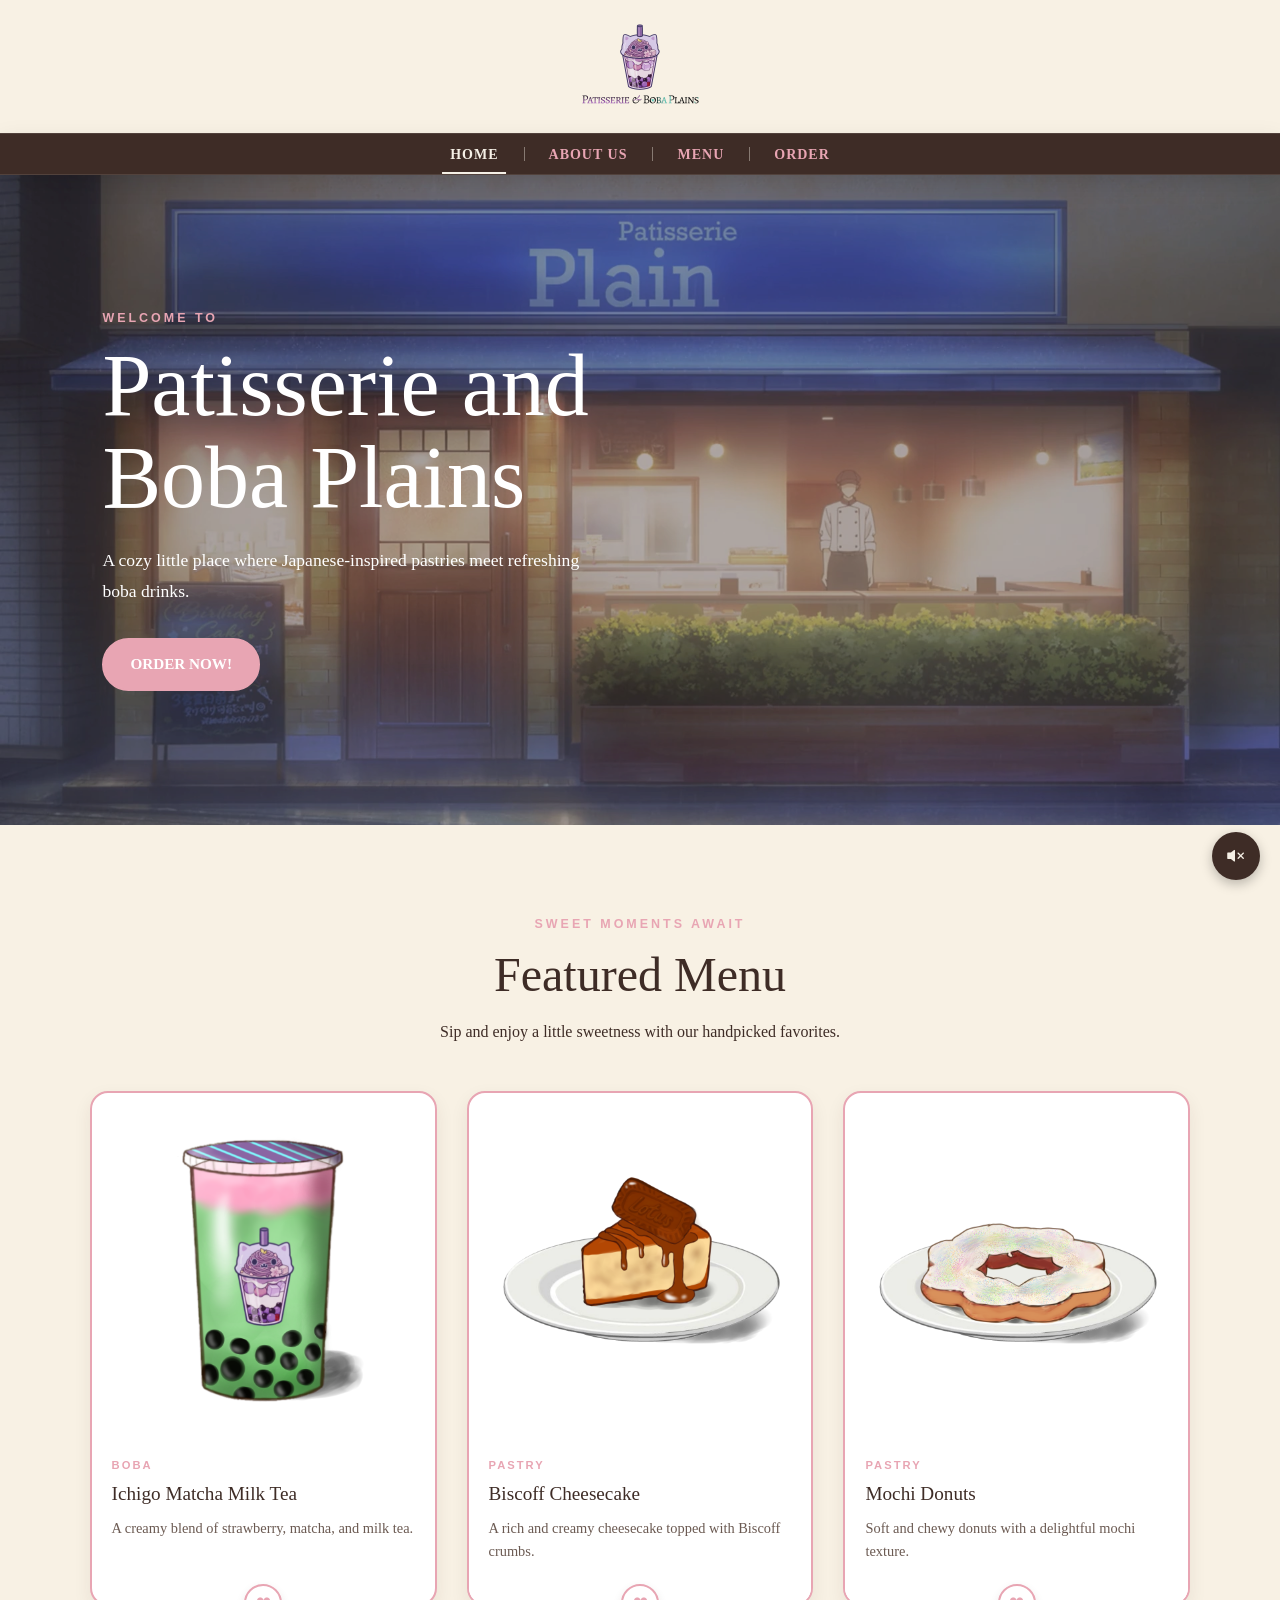
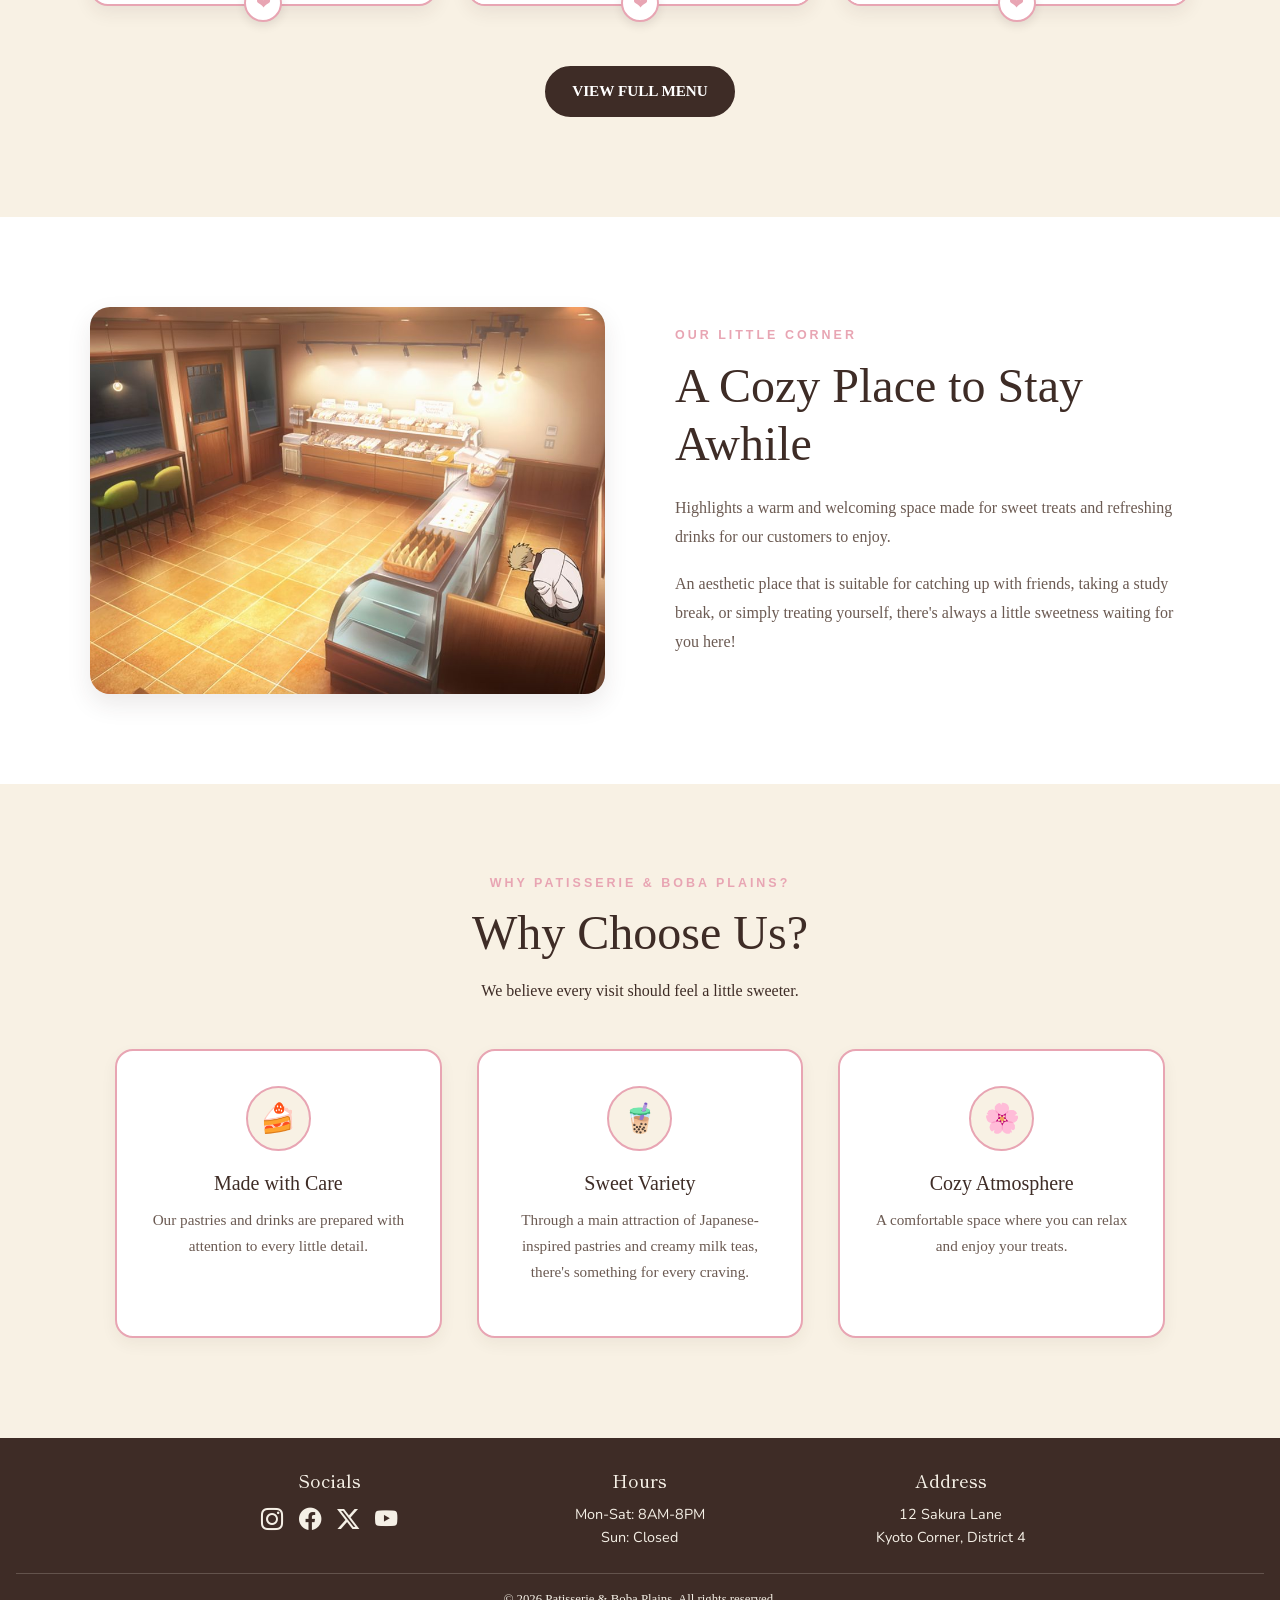
<file: index.html>
<!DOCTYPE html>
<html lang="en">

<head>
    <meta charset="UTF-8">
    <meta name="viewport" content="width=device-width, initial-scale=1.0">
    <title>Patisserie &amp; Boba Plains</title>
    <link
        href="https://cdn.jsdelivr.net/npm/bootstrap@5.3.8/dist/css/bootstrap.min.css"
        rel="stylesheet"
        integrity="sha384-sRIl4kxILFvY47J16cr9ZwB07vP4J8+LH7qKQnuqkuIAvNWLzeN8tE5YBujZqJLB"
        crossorigin="anonymous">
    <link rel="stylesheet" href="style.css">
    <link rel="preconnect" href="https://fonts.googleapis.com">
    <link rel="preconnect" href="https://fonts.gstatic.com" crossorigin>
    <link href="https://fonts.googleapis.com/css2?family=Nunito:wght@400;700&family=Shippori+Mincho:wght@400;700&display=swap" rel="stylesheet">
    <link rel="stylesheet" href="https://cdn.jsdelivr.net/npm/bootstrap-icons@1.11.3/font/bootstrap-icons.min.css">
</head>

<body>

	<header>
		<div class="container text-center">
			<img src="images/LOGO.png" alt="Patisserie and Boba Plains Logo" height="125" width="125">
		</div>
	</header>

	<nav>
		<button class="nav-toggle" aria-label="Toggle menu" aria-expanded="false">
			<span></span>
			<span></span>
			<span></span>
		</button>

		<ul id="nav-links">
			<li><a href="index.html" class="active">HOME</a></li>
			<li><a href="about.html">ABOUT US</a></li>
			<li><a href="menu.html">MENU</a></li>
			<li><a href="order.html">ORDER</a></li>
		</ul>
	</nav>

    <section class="welcome-section" style="background-image: url('images/bakery.webp');">

        <div class="welcome-overlay">

            <div class="welcome-content">

                <p class="home-label">
                    WELCOME TO
                </p>

                <h1>
                    Patisserie and<br>
                    Boba Plains
                </h1>

                <p class="welcome-description">
                    A cozy little place where Japanese-inspired
                    pastries meet refreshing boba drinks.
                </p>

                <a href="order.html" class="home-button">
                    ORDER NOW!
                </a>

            </div>

        </div>

    </section>

    <section class="featured-menu">

        <div class="section-heading">

            <p class="home-label">
                SWEET MOMENTS AWAIT
            </p>

            <h2>
                Featured Menu
            </h2>

            <p>
                Sip and enjoy a little sweetness
                with our handpicked favorites.
            </p>

        </div>


        <div class="menu-cards">

            <article class="menu-card">

                <img
                    src="images/boba/ICHIGO MATCHA.png"
                    alt="Ichigo Matcha Milk Tea"
                >

                <div class="menu-card-content">

                    <p class="card-category">
                        BOBA
                    </p>

                    <h3>
                        Ichigo Matcha Milk Tea
                    </h3>

                    <p>
                        A creamy blend of strawberry,
                        matcha, and milk tea.
                    </p>

                </div>

            </article>


            <article class="menu-card">

                <img
                    src="images/pastry/BISCOFF.png"
                    alt="Biscoff Cheesecake"
                >

                <div class="menu-card-content">

                    <p class="card-category">
                        PASTRY
                    </p>

                    <h3>
                        Biscoff Cheesecake
                    </h3>

                    <p>
                        A rich and creamy cheesecake
                        topped with Biscoff crumbs.
                    </p>

                </div>

            </article>


            <article class="menu-card">

                <img
                    src="images/pastry/MOCHI DONUTS.png"
                    alt="Mochi Donuts"
                >

                <div class="menu-card-content">

                    <p class="card-category">
                        PASTRY
                    </p>

                    <h3>
                        Mochi Donuts
                    </h3>

                    <p>
                        Soft and chewy donuts with
                        a delightful mochi texture.
                    </p>

                </div>

            </article>

        </div>


        <div class="featured-button-container">

            <a href="menu.html" class="secondary-button">
                VIEW FULL MENU
            </a>

        </div>

    </section>

    <section class="atmosphere">

        <div class="atmosphere-image">

            <img
                src="images/bakery2.jpg"
                alt="Cozy atmosphere of Patisserie and Boba Plains"
            >

        </div>


        <div class="atmosphere-content">

            <p class="home-label">
                OUR LITTLE CORNER
            </p>

            <h2>
                A Cozy Place to Stay Awhile
            </h2>

            <p>
                Highlights a warm and welcoming space made
                for sweet treats and refreshing drinks for
                our customers to enjoy. 
            </p>

            <p>
                An aesthetic place that is suitable for catching up with friends,
                taking a study break, or simply treating
                yourself, there's always a little sweetness
                waiting for you here!
            </p>

        </div>

    </section>

    <section class="why-us">

        <div class="section-heading">

            <p class="home-label">
                WHY PATISSERIE & BOBA PLAINS?
            </p>

            <h2>
                Why Choose Us?
            </h2>

            <p>
                We believe every visit should feel
                a little sweeter.
            </p>

        </div>


        <div class="reasons">

            <article class="reason">

                <div class="reason-icon">
                    🍰
                </div>

                <h3>
                    Made with Care
                </h3>

                <p>
                    Our pastries and drinks are prepared
                    with attention to every little detail.
                </p>

            </article>


            <article class="reason">

                <div class="reason-icon">
                    🧋
                </div>

                <h3>
                    Sweet Variety
                </h3>

                <p>
                    Through a main attraction of Japanese-inspired pastries and
                    creamy milk teas, there's something
                    for every craving.
                </p>

            </article>


            <article class="reason">

                <div class="reason-icon">
                    🌸
                </div>

                <h3>
                    Cozy Atmosphere
                </h3>

                <p>
                    A comfortable space where you can
                    relax and enjoy your treats.
                </p>

            </article>

        </div>

    </section>

    <audio id="bgm" loop>
    <source src="audio/music.mp3" type="audio/mpeg">
    Your browser does not support the audio element.
</audio>

<button id="music-btn" aria-label="Toggle music" aria-pressed="false">
    <i class="bi bi-volume-mute-fill"></i>
</button>

<script src="https://cdn.jsdelivr.net/npm/bootstrap@5.3.8/dist/js/bootstrap.bundle.min.js"
    integrity="sha384-FKyoEForCGlyvwx9Hj09JcYn3nv7wiPVlz7YYwJrWVcXK/BmnVDxM+D2scQbITxI"
    crossorigin="anonymous">
</script>

<script>
    const toggle = document.querySelector('.nav-toggle');
    const links = document.getElementById('nav-links');

    toggle.addEventListener('click', () => {
        const isOpen = links.classList.toggle('open');
        toggle.setAttribute('aria-expanded', isOpen);
    });
</script>

<script>
    const bgm = document.getElementById('bgm');
    const musicBtn = document.getElementById('music-btn');
    const icon = musicBtn.querySelector('i');

    bgm.volume = 0.1;

    // Restore the playback position from the last page
    const savedTime = localStorage.getItem('bgmTime');
    if (savedTime) bgm.currentTime = parseFloat(savedTime);

    function setPlaying(isPlaying) {
        icon.className = isPlaying ? 'bi bi-volume-up-fill' : 'bi bi-volume-mute-fill';
        musicBtn.setAttribute('aria-pressed', isPlaying);
        localStorage.setItem('bgmOn', isPlaying);
    }

    // If music was on before, try to resume. The browser may refuse until a click
    if (localStorage.getItem('bgmOn') === 'true') {
        bgm.play().then(() => setPlaying(true)).catch(() => setPlaying(false));
    }

    musicBtn.addEventListener('click', () => {
        if (bgm.paused) {
            bgm.play();
            setPlaying(true);
        } else {
            bgm.pause();
            setPlaying(false);
        }
    });
    setInterval(() => localStorage.setItem('bgmTime', bgm.currentTime), 1000);
    window.addEventListener('beforeunload', () => localStorage.setItem('bgmTime', bgm.currentTime));
</script>

</body>

<footer>
    <div class="footer-grid">

        <div class="footer-col">
            <h4>Socials</h4>
            <ul class="social-links">
                <li><a href="" rel="noopener noreferrer" aria-label="Instagram"><i class="bi bi-instagram"></i></a></li>
                <li><a href="" rel="noopener noreferrer" aria-label="Facebook"><i class="bi bi-facebook"></i></a></li>
                <li><a href="" rel="noopener noreferrer" aria-label="X (Twitter)"><i class="bi bi-twitter-x"></i></a></li>
                <li><a href="" rel="noopener noreferrer" aria-label="YouTube"><i class="bi bi-youtube"></i></a></li>
            </ul>
        </div>

        <div class="footer-col">
            <h4>Hours</h4>
            <p>Mon-Sat: 8AM-8PM<br>Sun: Closed</p>
        </div>

        <div class="footer-col">
            <h4>Address</h4>
            <p>12 Sakura Lane<br>Kyoto Corner, District 4</p>
        </div>

    </div>

    <p class="copyright">&copy; 2026 Patisserie &amp; Boba Plains. All rights reserved.</p>
</footer>

</html>
</file>
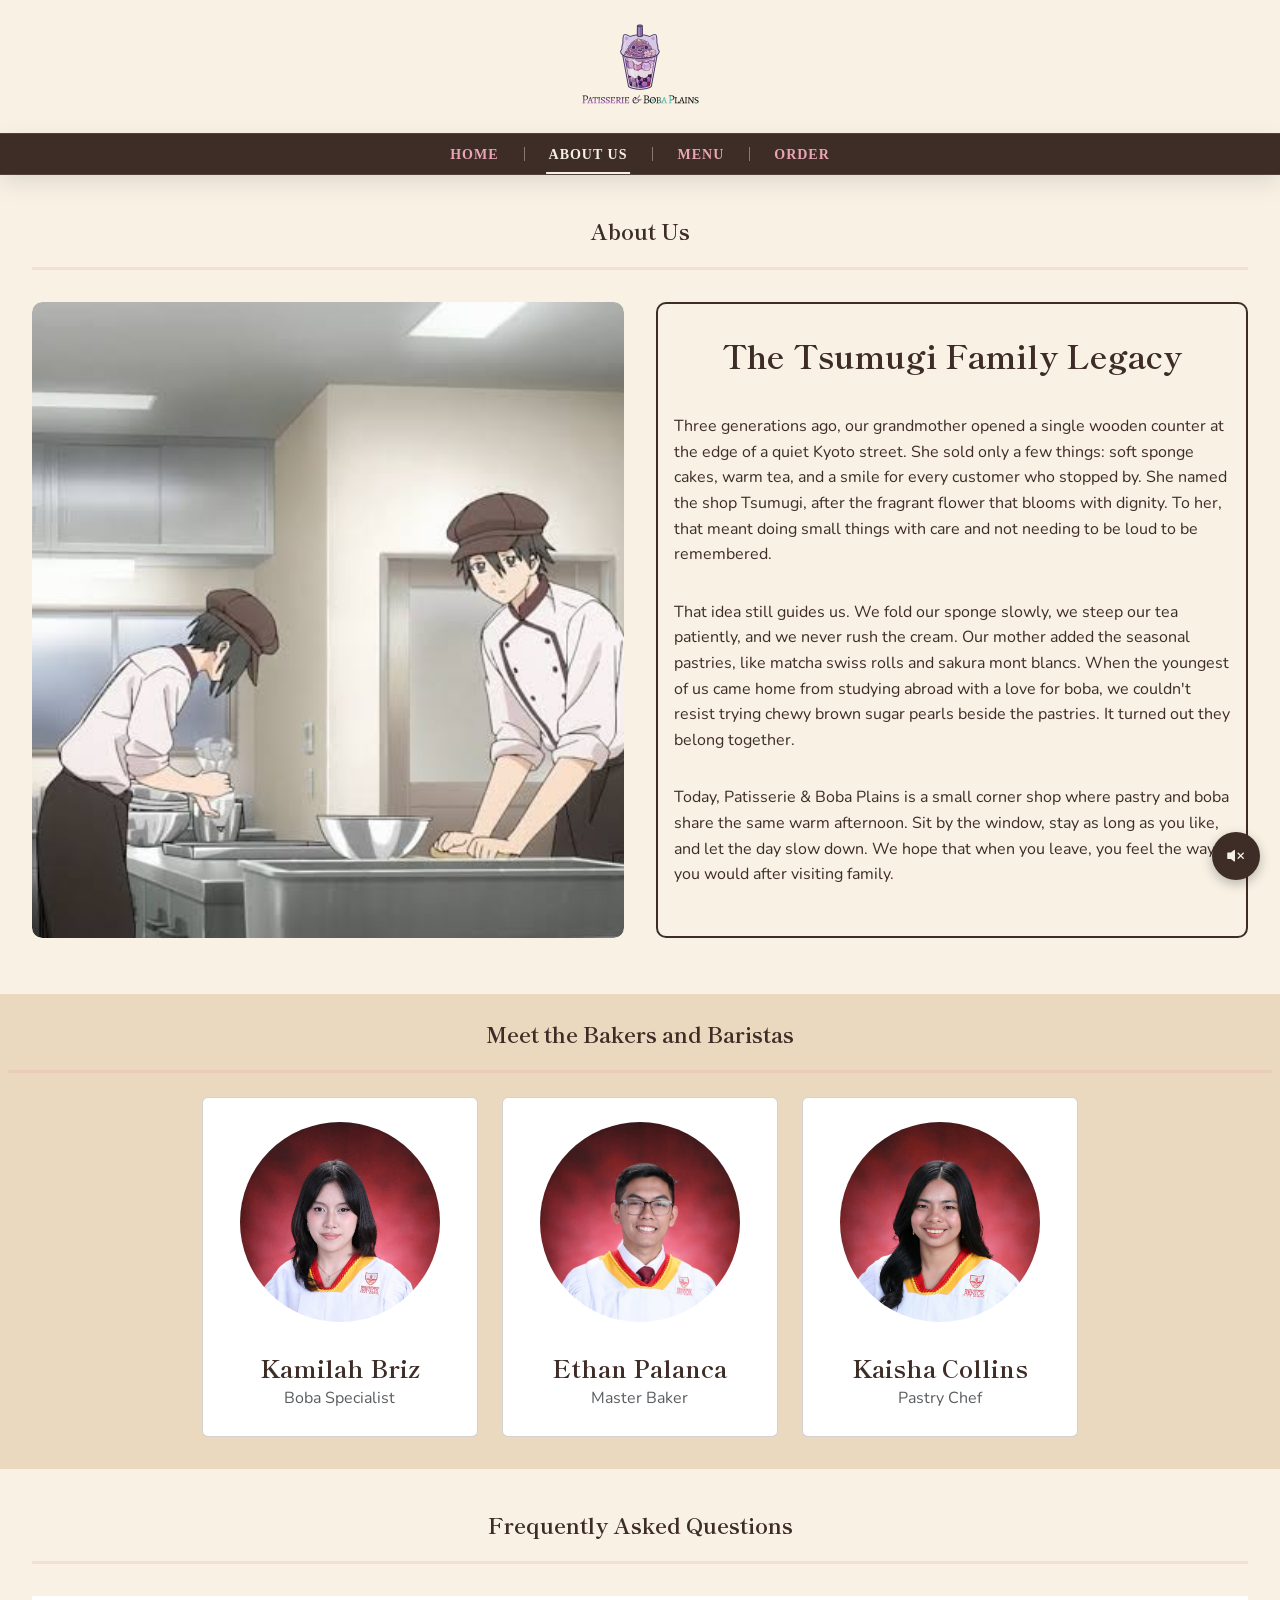
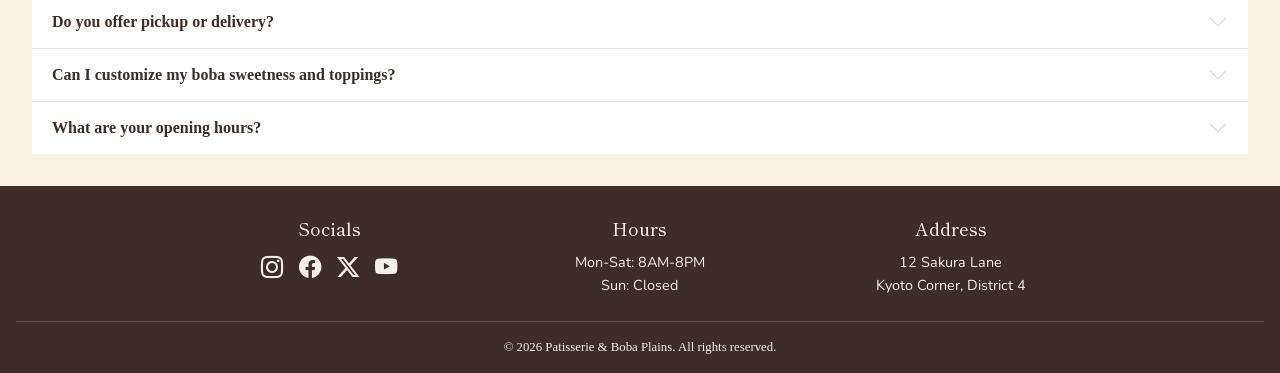
<file: about.html>
<!DOCTYPE html>
<html lang="en">
<head>
    <meta charset="UTF-8">
    <meta name="viewport" content="width=device-width, initial-scale=1.0">
    <title>Patisserie &amp; Boba Plains</title>
    <link
        href="https://cdn.jsdelivr.net/npm/bootstrap@5.3.8/dist/css/bootstrap.min.css"
        rel="stylesheet"
        integrity="sha384-sRIl4kxILFvY47J16cr9ZwB07vP4J8+LH7qKQnuqkuIAvNWLzeN8tE5YBujZqJLB"
        crossorigin="anonymous">
    <link rel="stylesheet" href="style.css">
    <link rel="stylesheet" href="https://cdn.jsdelivr.net/npm/bootstrap-icons@1.11.3/font/bootstrap-icons.min.css">
    <link rel="preconnect" href="https://fonts.googleapis.com">
    <link rel="preconnect" href="https://fonts.gstatic.com" crossorigin>
    <link href="https://fonts.googleapis.com/css2?family=Nunito:wght@400;700&family=Shippori+Mincho:wght@400;700&display=swap" rel="stylesheet">
</head>

<body>
    <header>
        <div class="container text-center">
            <img src="images/LOGO.png" alt="Brand Logo" height="125" width="125">
        </div>
    </header>
    <nav>
        <button class="nav-toggle" aria-label="Toggle menu" aria-expanded="false">
            <span></span>
            <span></span>
            <span></span>
        </button>
        <ul id="nav-links">
            <li><a href="index.html">HOME</a></li>
            <li><a href="about.html" class="active">ABOUT US</a></li>
            <li><a href="menu.html">MENU</a></li>
            <li><a href="order.html">ORDER</a></li>
        </ul>
    </nav>

    <main>
        <div class="first">
            <div class="section-title">About Us</div>
            <hr>
        <div class="story-container">
            <div class="image-cell" id="gc-1">
                <img src="images/kitchen.jpeg" alt="Bakery Image" class="img-fluid">
            </div>
            <div class="cell-content" id="gc-2">
                <h3>The Tsumugi Family Legacy</h3>
            </br>
                <p>Three generations ago, our grandmother opened a single wooden counter at the edge of a quiet Kyoto street. She sold only a few things: soft sponge cakes, warm tea, and a smile for every customer who stopped by. She named the shop Tsumugi, after the fragrant flower that blooms with dignity. To her, that meant doing small things with care and not needing to be loud to be remembered.</p>
                <p>That idea still guides us. We fold our sponge slowly, we steep our tea patiently, and we never rush the cream. Our mother added the seasonal pastries, like matcha swiss rolls and sakura mont blancs. When the youngest of us came home from studying abroad with a love for boba, we couldn't resist trying chewy brown sugar pearls beside the pastries. It turned out they belong together.</p>
                <p>Today, Patisserie & Boba Plains is a small corner shop where pastry and boba share the same warm afternoon. Sit by the window, stay as long as you like, and let the day slow down. We hope that when you leave, you feel the way you would after visiting family.</p>
            </div>
            </div>
        </div>
    </br>
    <div class="second">
        <div class="section-title">Meet the Bakers and Baristas</div>
        <hr>
        <div class="row row-cols-1 row-cols-md-3 g-4 team-row">
        <div class="col">
            <div class="card h-100">
                <img src="images/profile/BRIZ.jpg" class="team-photo rounded-circle mx-auto" alt="...">
            <div class="card-body">
                <h5 class="card-title text-center">Kamilah Briz</h5>
                <p class="card-subtitle mb-2 text-muted text-center">Boba Specialist</p>
            </div>
        </div>
    </div>
        <div class="col">
            <div class="card h-100">
                <img src="images/profile/PALANCA.JPG" class="team-photo rounded-circle mx-auto" alt="...">
                <div class="card-body">
                    <h5 class="card-title text-center">Ethan Palanca</h5>
                    <p class="card-subtitle mb-2 text-muted text-center">Master Baker</p>
                </div>
            </div>
    </div>
        <div class="col">
            <div class="card h-100">
                <img src="images/profile/COLLINS.jpg" class="team-photo rounded-circle mx-auto" alt="...">
                <div class="card-body">
                    <h5 class="card-title text-center">Kaisha Collins</h5>
                    <p class="card-subtitle mb-2 text-muted text-center">Pastry Chef</p>
                </div>
            </div>
        </div>
    </div>
</div>
</div>
    <div class="first">
            <div class="section-title">Frequently Asked Questions</div>
            <hr>
<div class="accordion accordion-flush" id="accordionFlushExample">
    <div class="accordion-item">
        <h2 class="accordion-header">
            <button class="accordion-button collapsed" type="button" data-bs-toggle="collapse" data-bs-target="#flush-collapseOne" aria-expanded="false" aria-controls="flush-collapseOne">
            Do you offer pickup or delivery?
            </button>
        </h2>
    <div id="flush-collapseOne" class="accordion-collapse collapse" data-bs-parent="#accordionFlushExample">
        <div class="accordion-body">Both! When you place your order, choose Pickup to collect it at our counter or Delivery to have it brought to you. Pickup orders are usually ready within 15 to 20 minutes, and delivery times depend on your location.</div>
    </div>
    </div>
        <div class="accordion-item">
        <h2 class="accordion-header">
            <button class="accordion-button collapsed" type="button" data-bs-toggle="collapse" data-bs-target="#flush-collapseTwo" aria-expanded="false" aria-controls="flush-collapseTwo">
            Can I customize my boba sweetness and toppings?
            </button>
        </h2>
        <div id="flush-collapseTwo" class="accordion-collapse collapse" data-bs-parent="#accordionFlushExample">
            <div class="accordion-body">Absolutely. Choose your sweetness level (25%, 50%, 75%, or 100%) and your ice level (less, regular, or none). You can add toppings like tapioca pearls, egg pudding, or grass jelly. Add special requests in the notes box on the order form.</div>
        </div>
    </div>
    <div class="accordion-item">
        <h2 class="accordion-header">
            <button class="accordion-button collapsed" type="button" data-bs-toggle="collapse" data-bs-target="#flush-collapseThree" aria-expanded="false" aria-controls="flush-collapseThree">
            What are your opening hours?
            </button>
        </h2>
        <div id="flush-collapseThree" class="accordion-collapse collapse" data-bs-parent="#accordionFlushExample">
            <div class="accordion-body">We're open Monday to Saturday, 8AM to 8PM, and closed on Sundays. Pastries are baked fresh each morning, so popular items can sell out in the afternoon. Come early for the best selection.</div>
        </div>
    </div>
</div>
    </main>



<footer>
    <div class="footer-grid">

        <div class="footer-col">
            <h4>Socials</h4>
            <ul class="social-links">
                <li><a href="" rel="noopener noreferrer" aria-label="Instagram"><i class="bi bi-instagram"></i></a></li>
                <li><a href="" rel="noopener noreferrer" aria-label="Facebook"><i class="bi bi-facebook"></i></a></li>
                <li><a href="" rel="noopener noreferrer" aria-label="X (Twitter)"><i class="bi bi-twitter-x"></i></a></li>
                <li><a href="" rel="noopener noreferrer" aria-label="YouTube"><i class="bi bi-youtube"></i></a></li>
            </ul>
        </div>

        <div class="footer-col">
            <h4>Hours</h4>
            <p>Mon-Sat: 8AM-8PM<br>Sun: Closed</p>
        </div>

        <div class="footer-col">
            <h4>Address</h4>
            <p>12 Sakura Lane<br>Kyoto Corner, District 4</p>
        </div>

    </div>

    <p class="copyright">&copy; 2026 Patisserie &amp; Boba Plains. All rights reserved.</p>
</footer>

<audio id="bgm" loop>
    <source src="audio/music.mp3" type="audio/mpeg">
    Your browser does not support the audio element.
</audio>

<button id="music-btn" aria-label="Toggle music" aria-pressed="false">
    <i class="bi bi-volume-mute-fill"></i>
</button>

    <script src="https://cdn.jsdelivr.net/npm/bootstrap@5.3.8/dist/js/bootstrap.bundle.min.js"
        integrity="sha384-FKyoEForCGlyvwx9Hj09JcYn3nv7wiPVlz7YYwJrWVcXK/BmnVDxM+D2scQbITxI"
        crossorigin="anonymous">
    </script>
    <script>
        const toggle = document.querySelector('.nav-toggle');
        const links = document.getElementById('nav-links');

        toggle.addEventListener('click', () => {
            const isOpen = links.classList.toggle('open');
            toggle.setAttribute('aria-expanded', isOpen);
        });
    </script>

    <script>
    const bgm = document.getElementById('bgm');
    const musicBtn = document.getElementById('music-btn');
    const icon = musicBtn.querySelector('i');

    bgm.volume = 0.1;

    // Restore the playback position from the last page
    const savedTime = localStorage.getItem('bgmTime');
    if (savedTime) bgm.currentTime = parseFloat(savedTime);

    function setPlaying(isPlaying) {
        icon.className = isPlaying ? 'bi bi-volume-up-fill' : 'bi bi-volume-mute-fill';
        musicBtn.setAttribute('aria-pressed', isPlaying);
        localStorage.setItem('bgmOn', isPlaying);
    }

    // If music was on before, try to resume. The browser may refuse until a click
    if (localStorage.getItem('bgmOn') === 'true') {
        bgm.play().then(() => setPlaying(true)).catch(() => setPlaying(false));
    }

    musicBtn.addEventListener('click', () => {
        if (bgm.paused) {
            bgm.play();
            setPlaying(true);
        } else {
            bgm.pause();
            setPlaying(false);
        }
    });
    setInterval(() => localStorage.setItem('bgmTime', bgm.currentTime), 1000);
    window.addEventListener('beforeunload', () => localStorage.setItem('bgmTime', bgm.currentTime));
    </script>

</body>
</html>
</file>
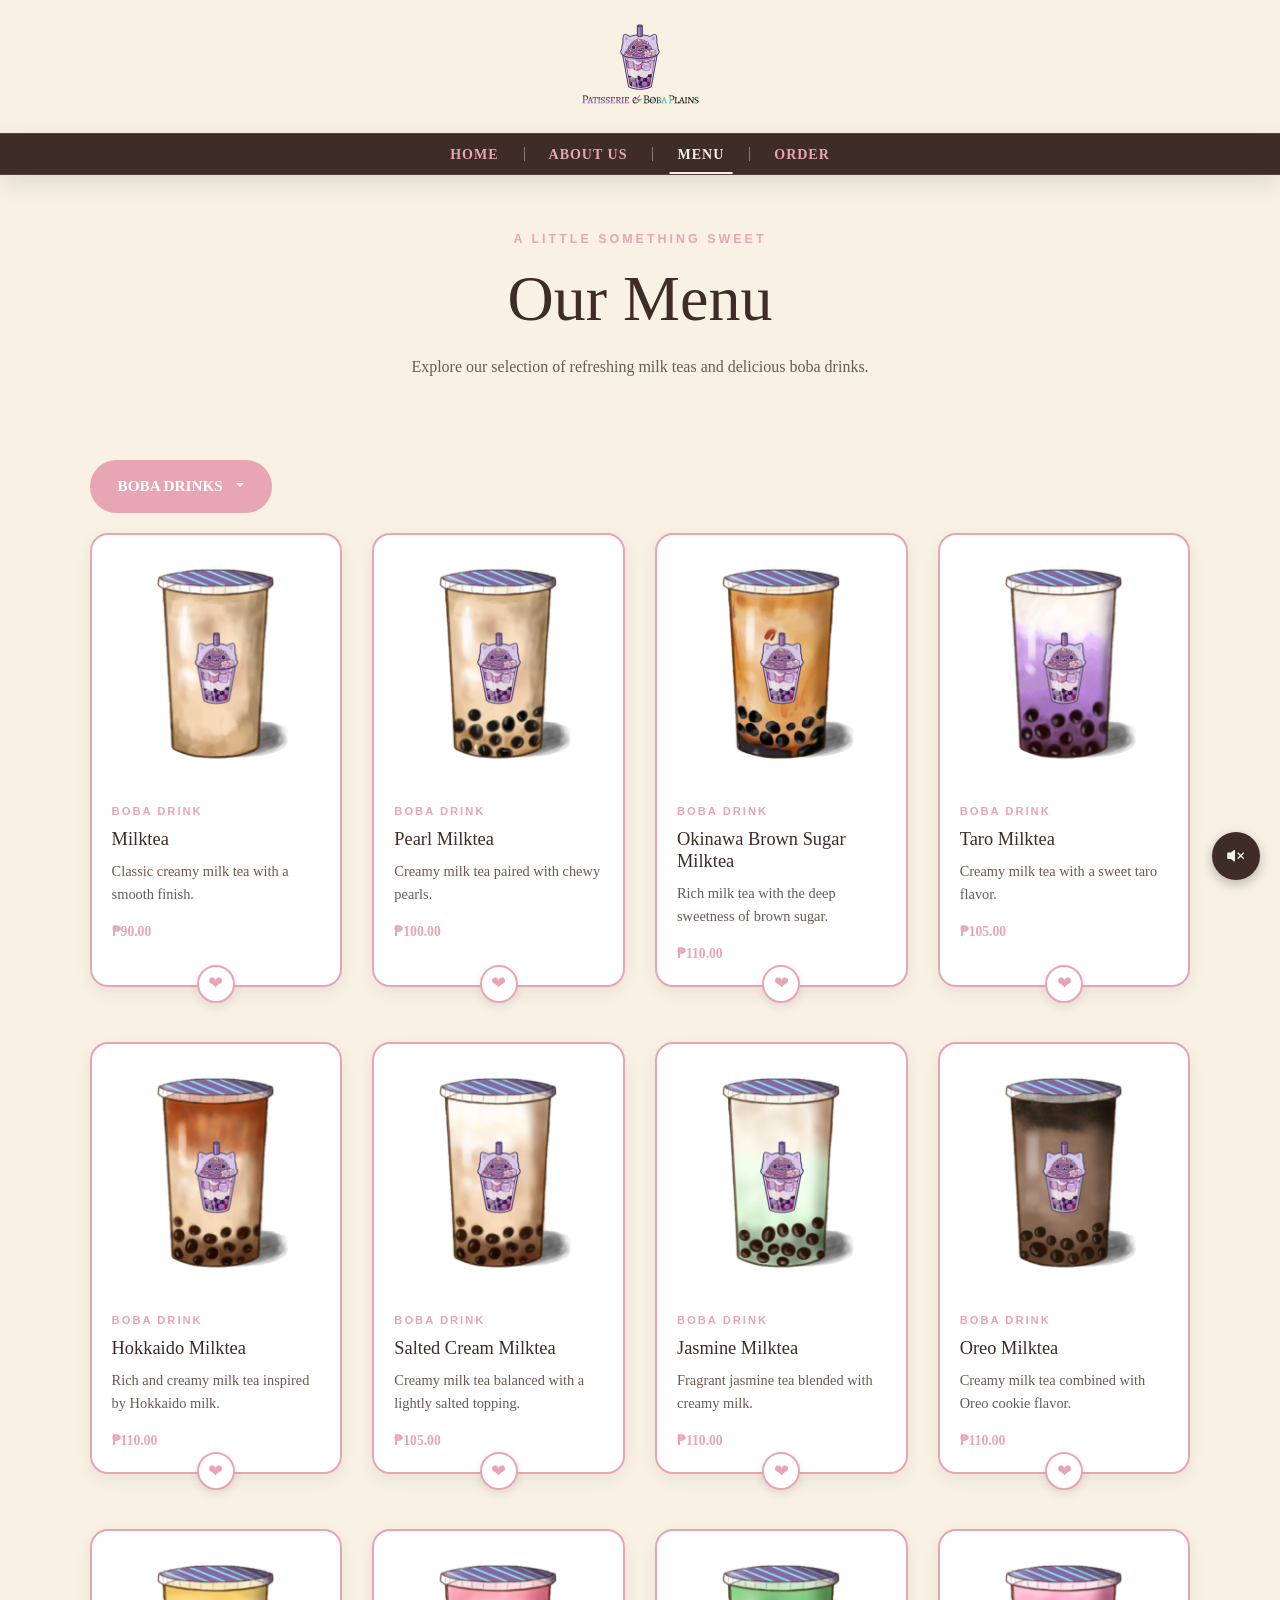
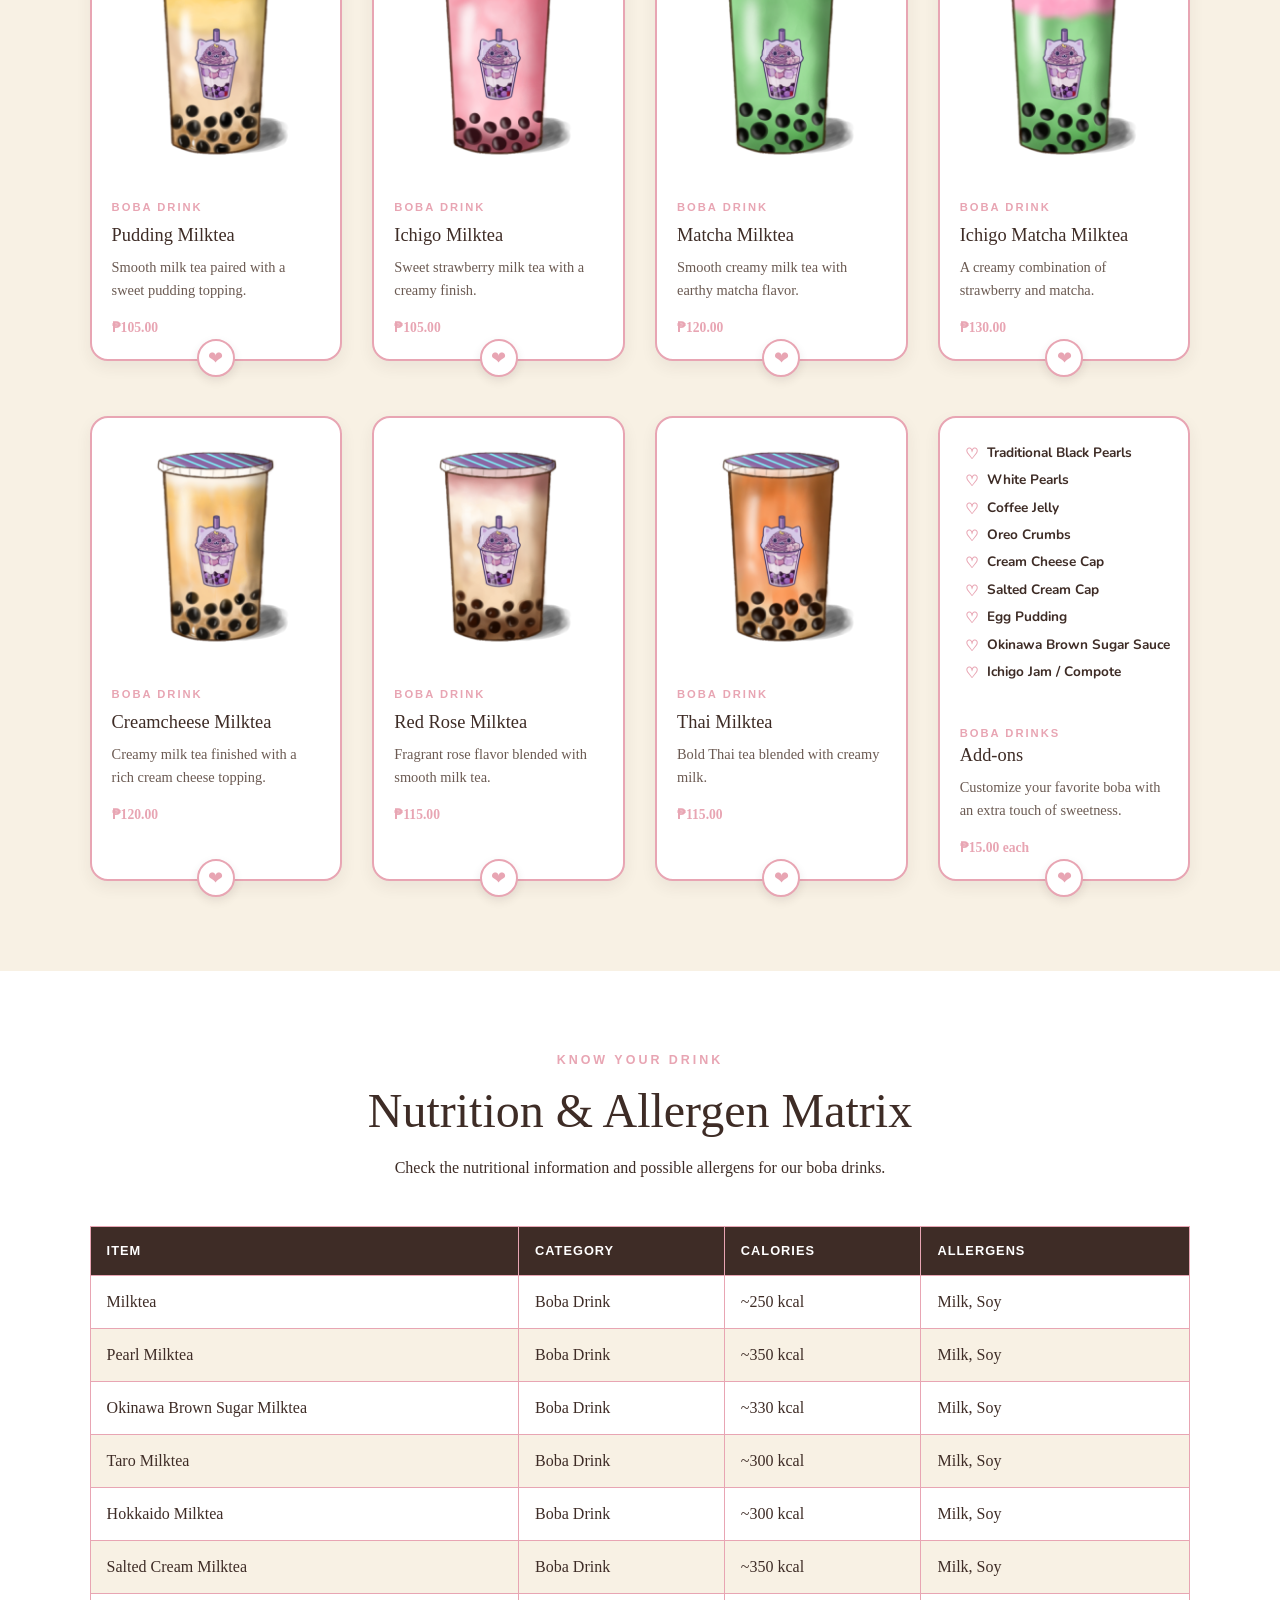
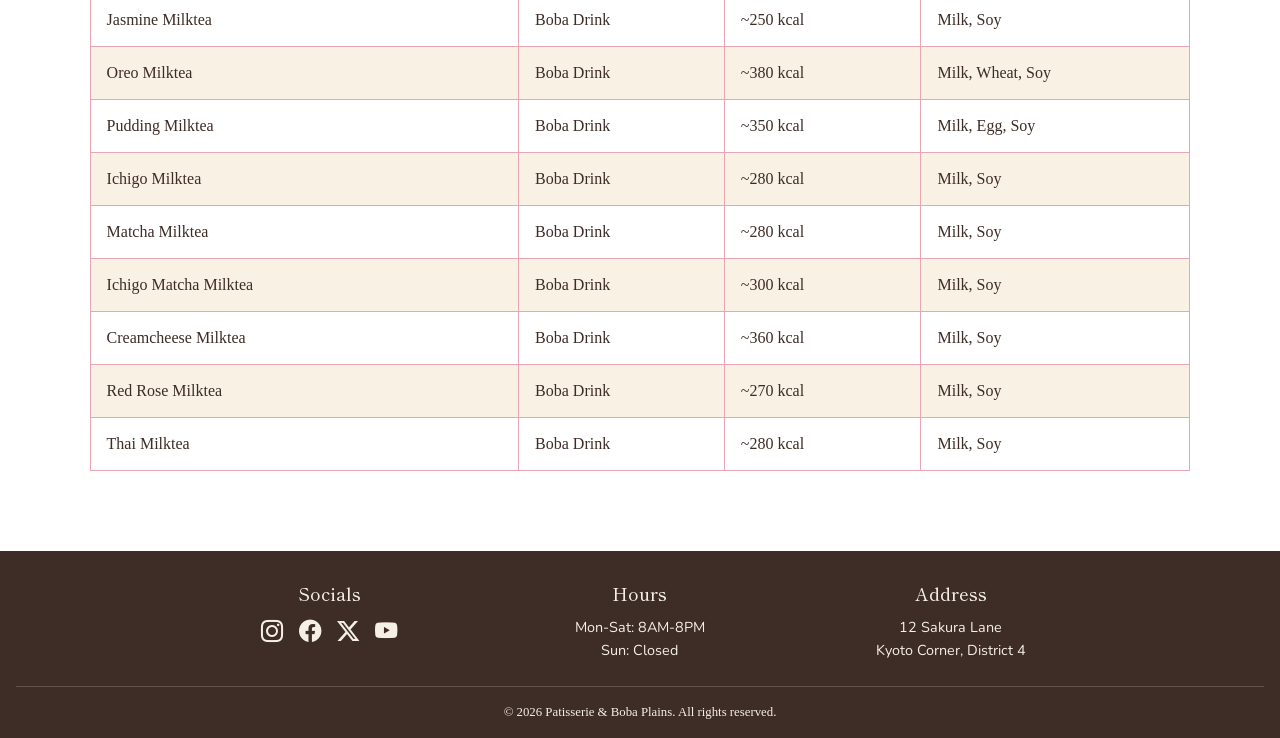
<file: bobas.html>
<!DOCTYPE html>
<html lang="en">

<head>
    <meta charset="UTF-8">
    <meta name="viewport" content="width=device-width, initial-scale=1.0">
    <title>Patisserie &amp; Boba Plains</title>
    <link
        href="https://cdn.jsdelivr.net/npm/bootstrap@5.3.8/dist/css/bootstrap.min.css"
        rel="stylesheet"
        integrity="sha384-sRIl4kxILFvY47J16cr9ZwB07vP4J8+LH7qKQnuqkuIAvNWLzeN8tE5YBujZqJLB"
        crossorigin="anonymous">
    <link rel="stylesheet" href="style.css">
    <link rel="preconnect" href="https://fonts.googleapis.com">
    <link rel="preconnect" href="https://fonts.gstatic.com" crossorigin>
    <link href="https://fonts.googleapis.com/css2?family=Nunito:wght@400;700&family=Shippori+Mincho:wght@400;700&display=swap" rel="stylesheet">
    <link rel="stylesheet" href="https://cdn.jsdelivr.net/npm/bootstrap-icons@1.11.3/font/bootstrap-icons.min.css">
</head>

<body>

	<header>
		<div class="container text-center">
			<img src="images/LOGO.png" alt="Patisserie and Boba Plains Logo" height="125" width="125">
		</div>
	</header>

	<nav>
		<button class="nav-toggle" aria-label="Toggle menu" aria-expanded="false">
			<span></span>
			<span></span>
			<span></span>
		</button>

		<ul id="nav-links">
			<li><a href="index.html">HOME</a></li>
			<li><a href="about.html">ABOUT US</a></li>
			<li><a href="menu.html" class="active">MENU</a></li>
			<li><a href="order.html">ORDER</a></li>
		</ul>
	</nav>
	
    <!-- MENU HEADER -->

    <header class="menu-header">

        <p class="menu-label">
            A LITTLE SOMETHING SWEET
        </p>

        <h1>
            Our Menu
        </h1>

        <p>
            Explore our selection of refreshing milk teas
            and delicious boba drinks.
        </p>

    </header>


    <!-- CATEGORY TABS -->

    <div class="menu-dropdown">

        <div class="dropdown">

            <button
                class="category-dropdown dropdown-toggle"
                type="button"
                id="categoryDropdown"
                data-bs-toggle="dropdown"
                aria-expanded="false">
                BOBA DRINKS
            </button>

            <ul class="dropdown-menu" aria-labelledby="categoryDropdown">

                <li>
                    <a class="dropdown-item" href="menu.html">
                        ALL
                    </a>
                </li>

                <li>
                    <a class="dropdown-item" href="pastries.html">
                        PASTRIES
                    </a>
                </li>

                <li>
                    <a class="dropdown-item active" href="bobas.html">
                        BOBA DRINKS
                    </a>
                </li>

            </ul>

        </div>

    </div>


    <!-- BOBA CATALOG -->

    <section class="menu-catalog">

        <div class="product-grid">


             <article class="product-card">

                <img
                    src="images/boba/BUBBLE TEA.png"
                    alt="Milktea"
                    class="product-image"
                >

                <div class="product-info">

                    <p class="product-category">
                        BOBA DRINK
                    </p>

                    <h3>Milktea</h3>

                    <p>
                        Classic creamy milk tea
                        with a smooth finish.
                    </p>

                    <span class="product-price">
                        ₱90.00
                    </span>

                </div>

            </article>


            <article class="product-card">

                <img
                    src="images/boba/PEARL BUBBLE TEA.png"
                    alt="Pearl Milktea"
                    class="product-image"
                >

                <div class="product-info">

                    <p class="product-category">
                        BOBA DRINK
                    </p>

                    <h3>Pearl Milktea</h3>

                    <p>
                        Creamy milk tea paired
                        with chewy pearls.
                    </p>

                    <span class="product-price">
                        ₱100.00
                    </span>

                </div>

            </article>


            <article class="product-card">

                <img
                    src="images/boba/OKINAWA BROWN SUGAR.png"
                    alt="Okinawa Brown Sugar Milktea"
                    class="product-image"
                >

                <div class="product-info">

                    <p class="product-category">
                        BOBA DRINK
                    </p>

                    <h3>Okinawa Brown Sugar Milktea</h3>

                    <p>
                        Rich milk tea with the
                        deep sweetness of brown sugar.
                    </p>

                    <span class="product-price">
                        ₱110.00
                    </span>

                </div>

            </article>


            <article class="product-card">

                <img
                    src="images/boba/TARO.png"
                    alt="Taro Milktea"
                    class="product-image"
                >

                <div class="product-info">

                    <p class="product-category">
                        BOBA DRINK
                    </p>

                    <h3>Taro Milktea</h3>

                    <p>
                        Creamy milk tea with
                        a sweet taro flavor.
                    </p>

                    <span class="product-price">
                        ₱105.00
                    </span>

                </div>

            </article>


            <article class="product-card">

                <img
                    src="images/boba/HOKKAIDO.png"
                    alt="Hokkaido Milktea"
                    class="product-image"
                >

                <div class="product-info">

                    <p class="product-category">
                        BOBA DRINK
                    </p>

                    <h3>Hokkaido Milktea</h3>

                    <p>
                        Rich and creamy milk tea
                        inspired by Hokkaido milk.
                    </p>

                    <span class="product-price">
                        ₱110.00
                    </span>

                </div>

            </article>


            <article class="product-card">

                <img
                    src="images/boba/SALTED CREAM.png"
                    alt="Salted Cream Milktea"
                    class="product-image"
                >

                <div class="product-info">

                    <p class="product-category">
                        BOBA DRINK
                    </p>

                    <h3>Salted Cream Milktea</h3>

                    <p>
                        Creamy milk tea balanced
                        with a lightly salted topping.
                    </p>

                    <span class="product-price">
                        ₱105.00
                    </span>

                </div>

            </article>


            <article class="product-card">

                <img
                    src="images/boba/JASMINE.png"
                    alt="Jasmine Milktea"
                    class="product-image"
                >

                <div class="product-info">

                    <p class="product-category">
                        BOBA DRINK
                    </p>

                    <h3>Jasmine Milktea</h3>

                    <p>
                        Fragrant jasmine tea blended
                        with creamy milk.
                    </p>

                    <span class="product-price">
                        ₱110.00
                    </span>

                </div>

            </article>


            <article class="product-card">

                <img
                    src="images/boba/OREO.png"
                    alt="Oreo Milktea"
                    class="product-image"
                >

                <div class="product-info">

                    <p class="product-category">
                        BOBA DRINK
                    </p>

                    <h3>Oreo Milktea</h3>

                    <p>
                        Creamy milk tea combined
                        with Oreo cookie flavor.
                    </p>

                    <span class="product-price">
                        ₱110.00
                    </span>

                </div>

            </article>


            <article class="product-card">

                <img
                    src="images/boba/PUDDING.png"
                    alt="Pudding Milktea"
                    class="product-image"
                >

                <div class="product-info">

                    <p class="product-category">
                        BOBA DRINK
                    </p>

                    <h3>Pudding Milktea</h3>

                    <p>
                        Smooth milk tea paired
                        with a sweet pudding topping.
                    </p>

                    <span class="product-price">
                        ₱105.00
                    </span>

                </div>

            </article>


            <article class="product-card">

                <img
                    src="images/boba/ICHIGO.png"
                    alt="Ichigo Milktea"
                    class="product-image"
                >

                <div class="product-info">

                    <p class="product-category">
                        BOBA DRINK
                    </p>

                    <h3>Ichigo Milktea</h3>

                    <p>
                        Sweet strawberry milk tea
                        with a creamy finish.
                    </p>

                    <span class="product-price">
                        ₱105.00
                    </span>

                </div>

            </article>


            <article class="product-card">

                <img
                    src="images/boba/MATCHA.png"
                    alt="Matcha Milktea"
                    class="product-image"
                >

                <div class="product-info">

                    <p class="product-category">
                        BOBA DRINK
                    </p>

                    <h3>Matcha Milktea</h3>

                    <p>
                        Smooth creamy milk tea
                        with earthy matcha flavor.
                    </p>

                    <span class="product-price">
                        ₱120.00
                    </span>

                </div>

            </article>


            <article class="product-card">

                <img
                    src="images/boba/ICHIGO MATCHA.png"
                    alt="Ichigo Matcha Milktea"
                    class="product-image"
                >

                <div class="product-info">

                    <p class="product-category">
                        BOBA DRINK
                    </p>

                    <h3>Ichigo Matcha Milktea</h3>

                    <p>
                        A creamy combination of
                        strawberry and matcha.
                    </p>

                    <span class="product-price">
                        ₱130.00
                    </span>

                </div>

            </article>


            <article class="product-card">

                <img
                    src="images/boba/CREAMCHEESE.png"
                    alt="Creamcheese Milktea"
                    class="product-image"
                >

                <div class="product-info">

                    <p class="product-category">
                        BOBA DRINK
                    </p>

                    <h3>Creamcheese Milktea</h3>

                    <p>
                        Creamy milk tea finished
                        with a rich cream cheese topping.
                    </p>

                    <span class="product-price">
                        ₱120.00
                    </span>

                </div>

            </article>


            <article class="product-card">

                <img
                    src="images/boba/RED ROSE.png"
                    alt="Red Rose Milktea"
                    class="product-image"
                >

                <div class="product-info">

                    <p class="product-category">
                        BOBA DRINK
                    </p>

                    <h3>Red Rose Milktea</h3>

                    <p>
                        Fragrant rose flavor blended
                        with smooth milk tea.
                    </p>

                    <span class="product-price">
                        ₱115.00
                    </span>

                </div>

            </article>


            <article class="product-card">

                <img
                    src="images/boba/THAI_.png"
                    alt="Thai Milktea"
                    class="product-image"
                >

                <div class="product-info">

                    <p class="product-category">
                        BOBA DRINK
                    </p>

                    <h3>Thai Milktea</h3>

                    <p>
                        Bold Thai tea blended
                        with creamy milk.
                    </p>

                    <span class="product-price">
                        ₱115.00
                    </span>

                </div>

            </article>

            <article class="product-card addons-card">

                <ul class="addons-list">
                    <li>Traditional Black Pearls</li>
                    <li>White Pearls</li>
                    <li>Coffee Jelly</li>
                    <li>Oreo Crumbs</li>
                    <li>Cream Cheese Cap</li>
                    <li>Salted Cream Cap</li>
                    <li>Egg Pudding</li>
                    <li>Okinawa Brown Sugar Sauce</li>
                    <li>Ichigo Jam / Compote</li>
                </ul>

                <div class="product-info">

                    <span class="product-category">BOBA DRINKS</span>

                    <h3>Add-ons</h3>

                    <p>
                         Customize your favorite boba with an extra touch of sweetness.
                    </p>

                    <span class="product-price">
                        ₱15.00 each
                    </span>

                </div>

            </article>

        </div>

    </section>


    <!-- NUTRITION TABLE -->

    <section class="nutrition-section">

        <div class="section-heading">

            <p class="home-label">
                KNOW YOUR DRINK
            </p>

            <h2>
                Nutrition & Allergen Matrix
            </h2>

            <p>
                Check the nutritional information and
                possible allergens for our boba drinks.
            </p>

        </div>


        <div class="nutrition-table-wrapper">

            <table class="nutrition-table">

                <thead>

                    <tr>
                        <th>ITEM</th>
                        <th>CATEGORY</th>
                        <th>CALORIES</th>
                        <th>ALLERGENS</th>
                    </tr>

                </thead>

                <tbody>

                    <tr>
                        <td>Milktea</td>
                        <td>Boba Drink</td>
                        <td>~250 kcal</td>
                        <td>Milk, Soy</td>
                    </tr>

                    <tr>
                        <td>Pearl Milktea</td>
                        <td>Boba Drink</td>
                        <td>~350 kcal</td>
                        <td>Milk, Soy</td>
                    </tr>

                    <tr>
                        <td>Okinawa Brown Sugar Milktea</td>
                        <td>Boba Drink</td>
                        <td>~330 kcal</td>
                        <td>Milk, Soy</td>
                    </tr>

                    <tr>
                        <td>Taro Milktea</td>
                       <td>Boba Drink</td>
                        <td>~300 kcal</td>
                        <td>Milk, Soy</td>
                    </tr>

                    <tr>
                        <td>Hokkaido Milktea</td>
                        <td>Boba Drink</td>
                        <td>~300 kcal</td>
                        <td>Milk, Soy</td>
                    </tr>

                    <tr>
                        <td>Salted Cream Milktea</td>
                        <td>Boba Drink</td>
                        <td>~350 kcal</td>
                        <td>Milk, Soy</td>
                    </tr>

                    <tr>
                        <td>Jasmine Milktea</td>
                        <td>Boba Drink</td>
                        <td>~250 kcal</td>
                        <td>Milk, Soy</td>
                    </tr>

                    <tr>
                        <td>Oreo Milktea</td>
                        <td>Boba Drink</td>
                        <td>~380 kcal</td>
                        <td>Milk, Wheat, Soy</td>
                    </tr>

                    <tr>
                        <td>Pudding Milktea</td>
                        <td>Boba Drink</td>
                        <td>~350 kcal</td>
                        <td>Milk, Egg, Soy</td>
                    </tr>

                    <tr>
                        <td>Ichigo Milktea</td>
                        <td>Boba Drink</td>
                        <td>~280 kcal</td>
                        <td>Milk, Soy</td>
                    </tr>

                    <tr>
                        <td>Matcha Milktea</td>
                        <td>Boba Drink</td>
                        <td>~280 kcal</td>
                        <td>Milk, Soy</td>
                    </tr>

                    <tr>
                        <td>Ichigo Matcha Milktea</td>
                       <td>Boba Drink</td>
                        <td>~300 kcal</td>
                        <td>Milk, Soy</td>
                    </tr>

                    <tr>
                        <td>Creamcheese Milktea</td>
                        <td>Boba Drink</td>
                        <td>~360 kcal</td>
                        <td>Milk, Soy</td>
                    </tr>

                    <tr>
                        <td>Red Rose Milktea</td>
                        <td>Boba Drink</td>
                        <td>~270 kcal</td>
                        <td>Milk, Soy</td>
                    </tr>

                    <tr>
                        <td>Thai Milktea</td>
                        <td>Boba Drink</td>
                        <td>~280 kcal</td>
                        <td>Milk, Soy</td>
                    </tr>

                </tbody>

            </table>

        </div>

    </section>

    <audio id="bgm" loop>
    <source src="audio/music.mp3" type="audio/mpeg">
    Your browser does not support the audio element.
</audio>

<button id="music-btn" aria-label="Toggle music" aria-pressed="false">
    <i class="bi bi-volume-mute-fill"></i>
</button>

<script src="https://cdn.jsdelivr.net/npm/bootstrap@5.3.8/dist/js/bootstrap.bundle.min.js"
    integrity="sha384-FKyoEForCGlyvwx9Hj09JcYn3nv7wiPVlz7YYwJrWVcXK/BmnVDxM+D2scQbITxI"
    crossorigin="anonymous">
</script>

<script>
    const toggle = document.querySelector('.nav-toggle');
    const links = document.getElementById('nav-links');

    toggle.addEventListener('click', () => {
        const isOpen = links.classList.toggle('open');
        toggle.setAttribute('aria-expanded', isOpen);
    });
</script>

<script>
    const bgm = document.getElementById('bgm');
    const musicBtn = document.getElementById('music-btn');
    const icon = musicBtn.querySelector('i');

    bgm.volume = 0.1;

    // Restore the playback position from the last page
    const savedTime = localStorage.getItem('bgmTime');
    if (savedTime) bgm.currentTime = parseFloat(savedTime);

    function setPlaying(isPlaying) {
        icon.className = isPlaying ? 'bi bi-volume-up-fill' : 'bi bi-volume-mute-fill';
        musicBtn.setAttribute('aria-pressed', isPlaying);
        localStorage.setItem('bgmOn', isPlaying);
    }

    // If music was on before, try to resume. The browser may refuse until a click
    if (localStorage.getItem('bgmOn') === 'true') {
        bgm.play().then(() => setPlaying(true)).catch(() => setPlaying(false));
    }

    musicBtn.addEventListener('click', () => {
        if (bgm.paused) {
            bgm.play();
            setPlaying(true);
        } else {
            bgm.pause();
            setPlaying(false);
        }
    });
    setInterval(() => localStorage.setItem('bgmTime', bgm.currentTime), 1000);
    window.addEventListener('beforeunload', () => localStorage.setItem('bgmTime', bgm.currentTime));
</script>

</body>

<footer>
    <div class="footer-grid">

        <div class="footer-col">
            <h4>Socials</h4>
            <ul class="social-links">
                <li><a href="" rel="noopener noreferrer" aria-label="Instagram"><i class="bi bi-instagram"></i></a></li>
                <li><a href="" rel="noopener noreferrer" aria-label="Facebook"><i class="bi bi-facebook"></i></a></li>
                <li><a href="" rel="noopener noreferrer" aria-label="X (Twitter)"><i class="bi bi-twitter-x"></i></a></li>
                <li><a href="" rel="noopener noreferrer" aria-label="YouTube"><i class="bi bi-youtube"></i></a></li>
            </ul>
        </div>

        <div class="footer-col">
            <h4>Hours</h4>
            <p>Mon-Sat: 8AM-8PM<br>Sun: Closed</p>
        </div>

        <div class="footer-col">
            <h4>Address</h4>
            <p>12 Sakura Lane<br>Kyoto Corner, District 4</p>
        </div>

    </div>

    <p class="copyright">&copy; 2026 Patisserie &amp; Boba Plains. All rights reserved.</p>
</footer>

</html>
</file>
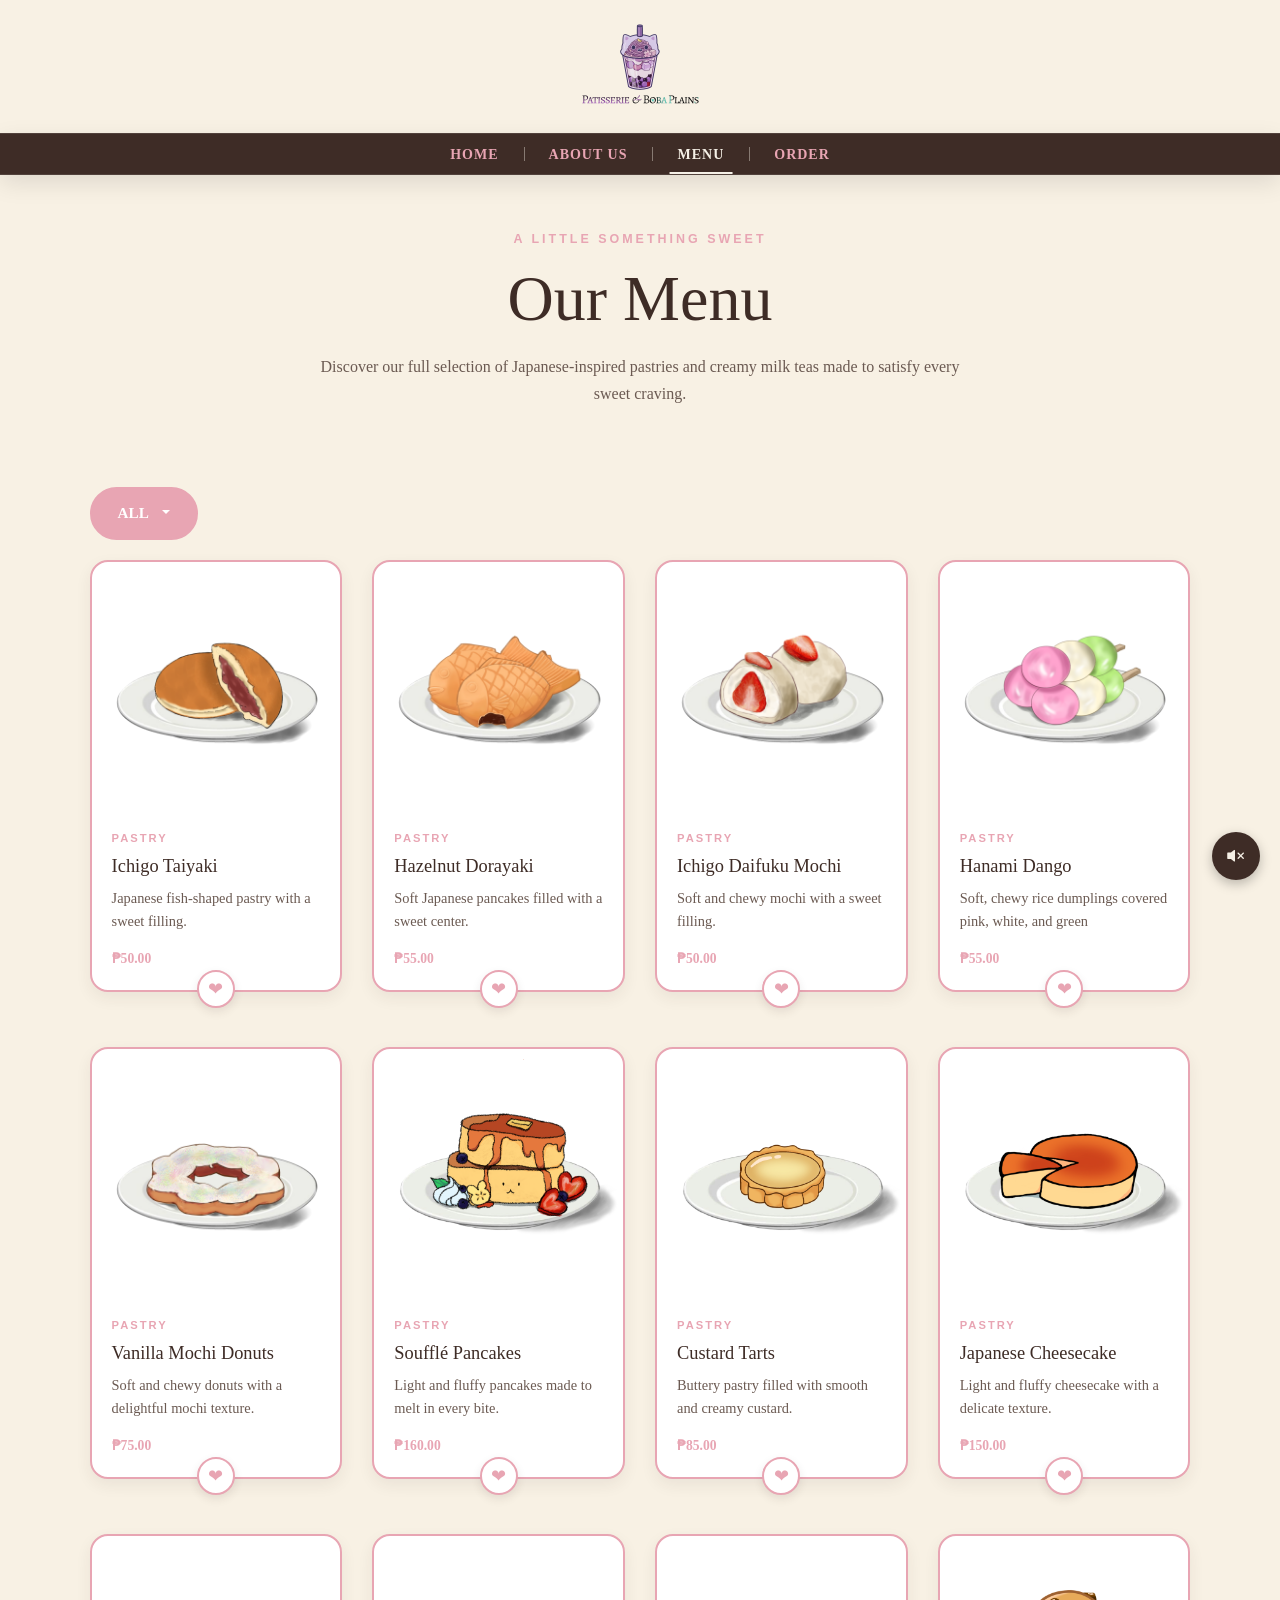
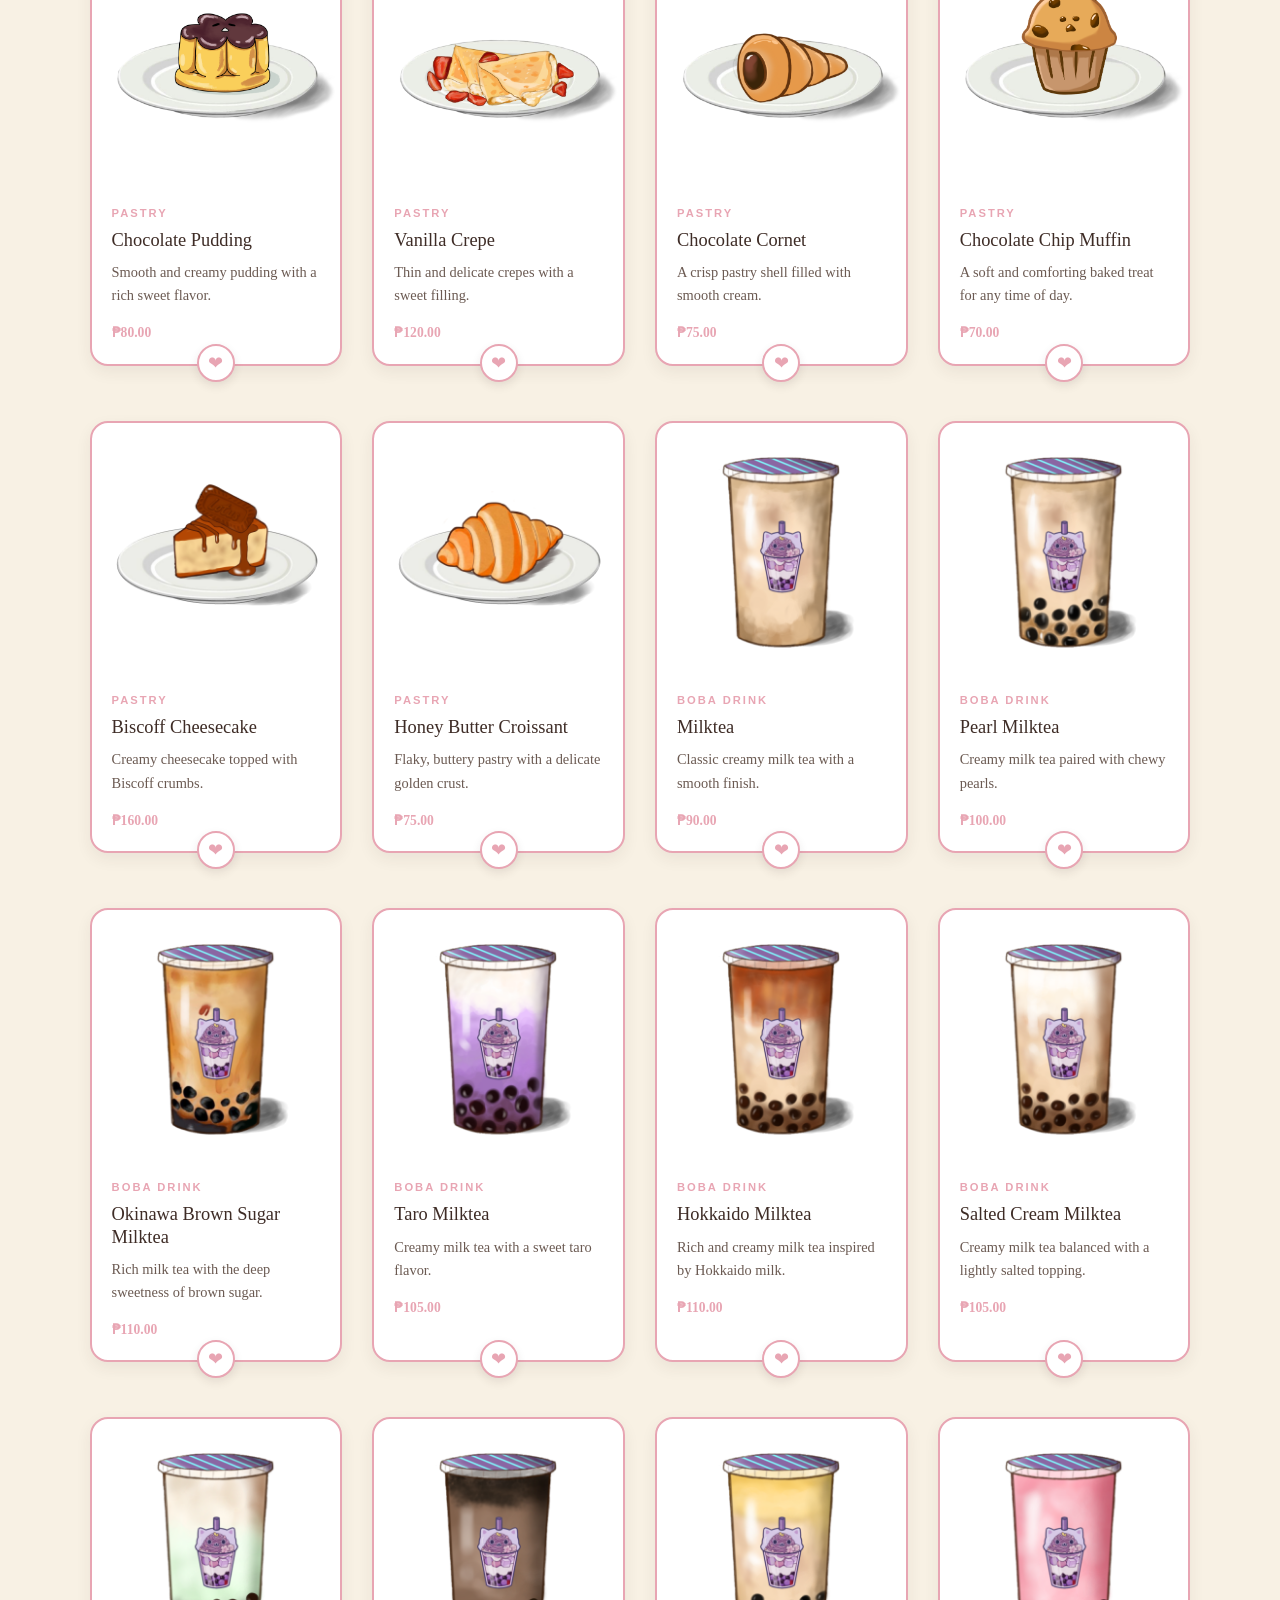
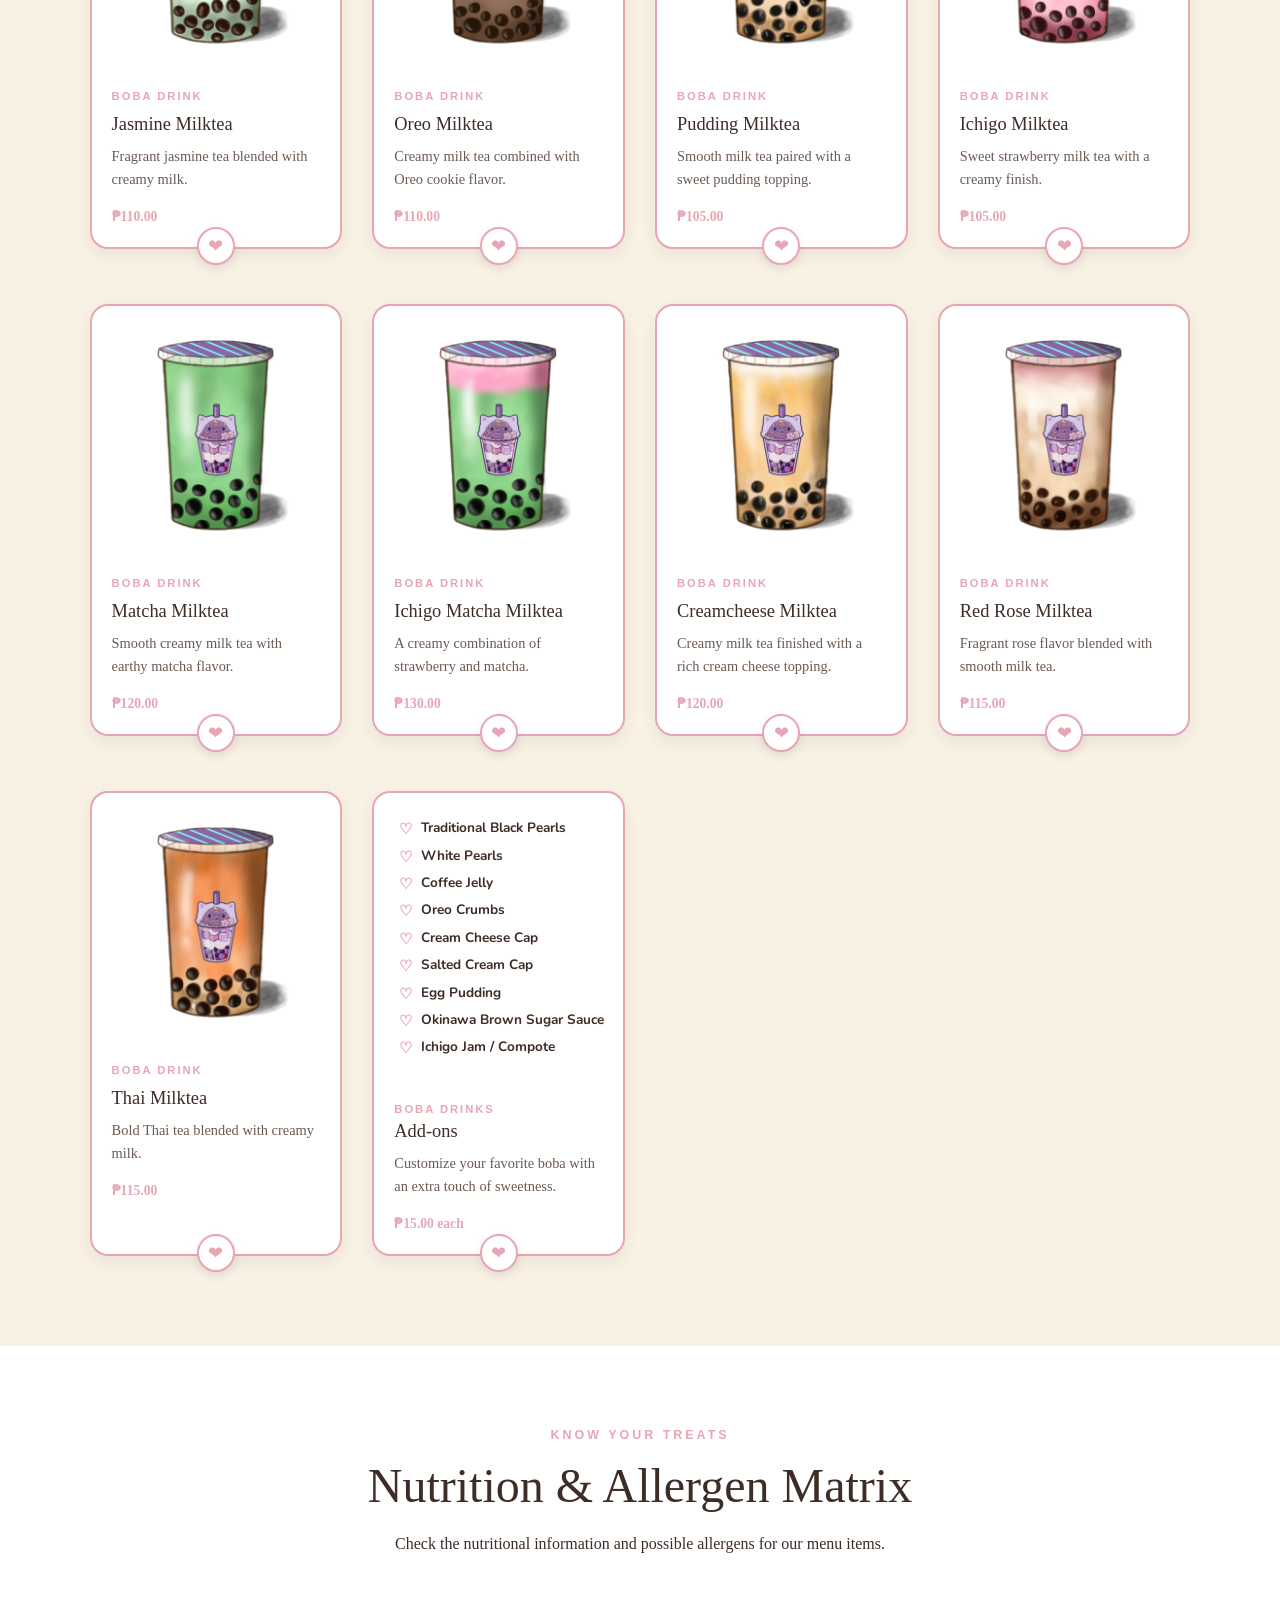
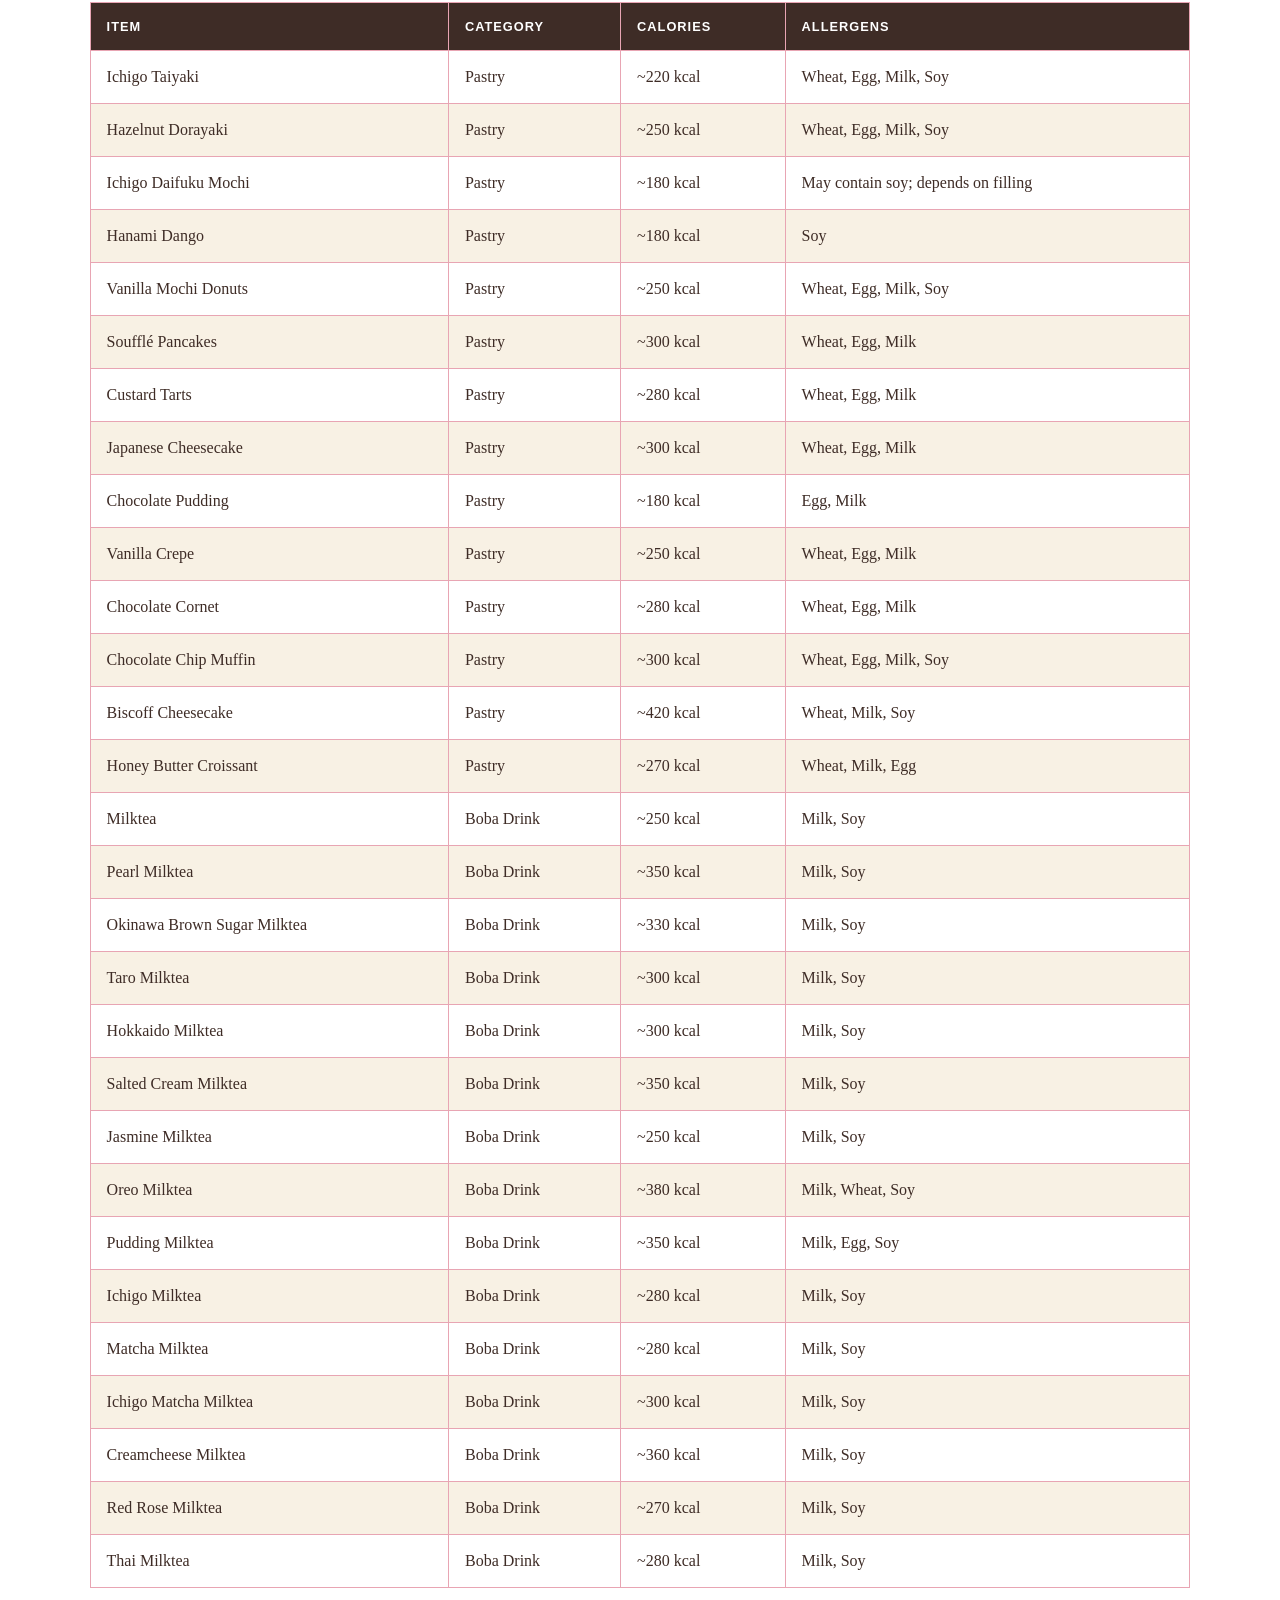
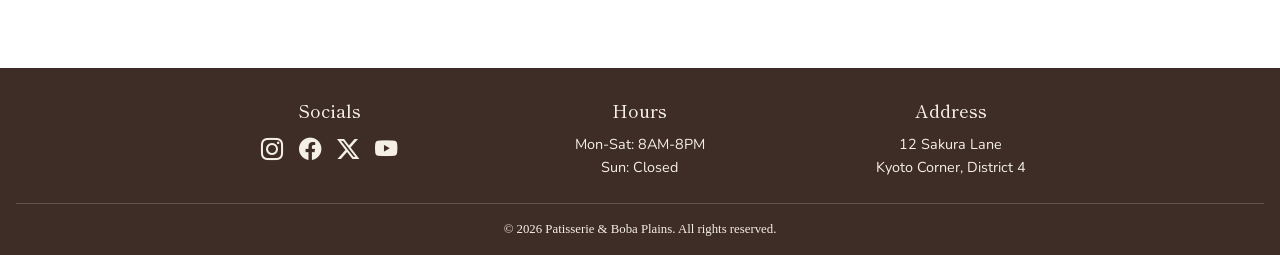
<file: menu.html>
<!DOCTYPE html>
<html lang="en">

<head>
    <meta charset="UTF-8">
    <meta name="viewport" content="width=device-width, initial-scale=1.0">
    <title>Patisserie &amp; Boba Plains</title>
    <link
        href="https://cdn.jsdelivr.net/npm/bootstrap@5.3.8/dist/css/bootstrap.min.css"
        rel="stylesheet"
        integrity="sha384-sRIl4kxILFvY47J16cr9ZwB07vP4J8+LH7qKQnuqkuIAvNWLzeN8tE5YBujZqJLB"
        crossorigin="anonymous">
    <link rel="stylesheet" href="style.css">
    <link rel="preconnect" href="https://fonts.googleapis.com">
    <link rel="preconnect" href="https://fonts.gstatic.com" crossorigin>
    <link href="https://fonts.googleapis.com/css2?family=Nunito:wght@400;700&family=Shippori+Mincho:wght@400;700&display=swap" rel="stylesheet">
    <link rel="stylesheet" href="https://cdn.jsdelivr.net/npm/bootstrap-icons@1.11.3/font/bootstrap-icons.min.css">
</head>

<body>

	<header>
		<div class="container text-center">
			<img src="images/LOGO.png" alt="Patisserie and Boba Plains Logo" height="125" width="125">
		</div>
	</header>

	<nav>
		<button class="nav-toggle" aria-label="Toggle menu" aria-expanded="false">
			<span></span>
			<span></span>
			<span></span>
		</button>

		<ul id="nav-links">
			<li><a href="index.html">HOME</a></li>
			<li><a href="about.html">ABOUT US</a></li>
			<li><a href="menu.html" class="active">MENU</a></li>
			<li><a href="order.html">ORDER</a></li>
		</ul>
	</nav>
	
    <!-- MENU HEADER -->

    <header class="menu-header">

        <p class="menu-label">
            A LITTLE SOMETHING SWEET
        </p>

        <h1>
            Our Menu
        </h1>

        <p>
            Discover our full selection of Japanese-inspired
            pastries and creamy milk teas made to satisfy every sweet craving.
        </p>

    </header>


    <!-- CATEGORY TABS -->

    <div class="menu-dropdown">

        <div class="dropdown">

            <button
                class="category-dropdown dropdown-toggle"
                type="button"
                id="categoryDropdown"
                data-bs-toggle="dropdown"
                aria-expanded="false">
                ALL
            </button>

            <ul class="dropdown-menu" aria-labelledby="categoryDropdown">

                <li>
                    <a class="dropdown-item active" href="menu.html">
                        ALL
                    </a>
                </li>

                <li>
                    <a class="dropdown-item" href="pastries.html">
                        PASTRIES
                    </a>
                </li>

                <li>
                    <a class="dropdown-item" href="bobas.html">
                        BOBA DRINKS
                    </a>
                </li>

            </ul>

        </div>

    </div>
    
    <!-- PRODUCT CATALOG -->

    <section class="menu-catalog">

        <div class="product-grid">


            <!-- PASTRIES -->

            <article class="product-card">

                <img
                    src="images/pastry/TAIYAKI.png"
                    alt="Taiyaki"
                    class="product-image"
                >   

                <div class="product-info">

                    <p class="product-category">
                        PASTRY
                    </p>

                    <h3>Ichigo Taiyaki</h3>

                    <p>
                        Japanese fish-shaped pastry
                        with a sweet filling.
                    </p>

                    <span class="product-price">
                        ₱50.00
                    </span>

                </div>

            </article>


            <article class="product-card">

                <img
                    src="images/pastry/DORAYAKI.png"
                    alt="Dorayaki"
                    class="product-image"
                >

                <div class="product-info">

                    <p class="product-category">
                        PASTRY
                    </p>

                    <h3>Hazelnut Dorayaki</h3>

                    <p>
                        Soft Japanese pancakes filled
                        with a sweet center.
                    </p>

                    <span class="product-price">
                        ₱55.00
                    </span>

                </div>

            </article>


            <article class="product-card">

                <img
                    src="images/pastry/DAIFUKU MOCHI.png"
                    alt="Daifuku Mochi"
                    class="product-image"
                >

                <div class="product-info">

                    <p class="product-category">
                        PASTRY
                    </p>

                    <h3>Ichigo Daifuku Mochi</h3>

                    <p>
                        Soft and chewy mochi with
                        a sweet filling.
                    </p>

                    <span class="product-price">
                        ₱50.00
                    </span>

                </div>

            </article>


            <article class="product-card">

                <img
                    src="images/pastry/HANAMI DANGO.png"
                    alt="Hanami Dango"
                    class="product-image"
                >

                <div class="product-info">

                    <p class="product-category">
                        PASTRY
                    </p>

                    <h3>Hanami Dango</h3>

                    <p>
                        Soft, chewy rice dumplings covered
						pink, white, and green
                    </p>

                    <span class="product-price">
                        ₱55.00
                    </span>

                </div>

            </article>


            <article class="product-card">

                <img
                    src="images/pastry/MOCHI DONUTS.png"
                    alt="Mochi Donuts"
                    class="product-image"
                >

                <div class="product-info">

                    <p class="product-category">
                        PASTRY
                    </p>

                    <h3>Vanilla Mochi Donuts</h3>

                    <p>
                        Soft and chewy donuts with
                        a delightful mochi texture.
                    </p>

                    <span class="product-price">
                        ₱75.00
                    </span>

                </div>

            </article>


            <article class="product-card">

                <img
                    src="images/pastry/SOUFFLÉ PANCAKES.png"
                    alt="Soufflé Pancakes"
                    class="product-image"
                >

                <div class="product-info">

                    <p class="product-category">
                        PASTRY
                    </p>

                    <h3>Soufflé Pancakes</h3>

                    <p>
                        Light and fluffy pancakes
                        made to melt in every bite.
                    </p>

                    <span class="product-price">
                        ₱160.00
                    </span>

                </div>

            </article>


            <article class="product-card">

                <img
                    src="images/pastry/CUSTARD TART.png"
                    alt="Custard Tarts"
                    class="product-image"
                >

                <div class="product-info">

                    <p class="product-category">
                        PASTRY
                    </p>

                    <h3>Custard Tarts</h3>

                    <p>
                        Buttery pastry filled with
                        smooth and creamy custard.
                    </p>

                    <span class="product-price">
                        ₱85.00
                    </span>

                </div>

            </article>


            <article class="product-card">

                <img
                    src="images/pastry/JAPANESE CHEESECAKE.png"
                    alt="Japanese Cheesecake"
                    class="product-image"
                >

                <div class="product-info">

                    <p class="product-category">
                        PASTRY
                    </p>

                    <h3>Japanese Cheesecake</h3>

                    <p>
                        Light and fluffy cheesecake
                        with a delicate texture.
                    </p>

                    <span class="product-price">
                        ₱150.00
                    </span>

                </div>

            </article>


            <article class="product-card">

                <img
                    src="images/pastry/PUDDING.png"
                    alt="Pudding"
                    class="product-image"
                >

                <div class="product-info">

                    <p class="product-category">
                        PASTRY
                    </p>

                    <h3>Chocolate Pudding</h3>

                    <p>
                        Smooth and creamy pudding
                        with a rich sweet flavor.
                    </p>

                    <span class="product-price">
                        ₱80.00
                    </span>

                </div>

            </article>


            <article class="product-card">

                <img
                    src="images/pastry/CREPE.png"
                    alt="Crepe"
                    class="product-image"
                >

                <div class="product-info">

                    <p class="product-category">
                        PASTRY
                    </p>

                    <h3>Vanilla Crepe</h3>

                    <p>
                        Thin and delicate crepes
                        with a sweet filling.
                    </p>

                    <span class="product-price">
                        ₱120.00
                    </span>

                </div>

            </article>


            <article class="product-card">

                <img
                    src="images/pastry/CORNET.png"
                    alt="Cornet"
                    class="product-image"
                >

                <div class="product-info">

                    <p class="product-category">
                        PASTRY
                    </p>

                    <h3>Chocolate Cornet</h3>

                    <p>
                        A crisp pastry shell filled
                        with smooth cream.
                    </p>

                    <span class="product-price">
                        ₱75.00
                    </span>

                </div>

            </article>


            <article class="product-card">

                <img
                    src="images/pastry/MUFFIN.png"
                    alt="Muffin"
                    class="product-image"
                >

                <div class="product-info">

                    <p class="product-category">
                        PASTRY
                    </p>

                    <h3>Chocolate Chip Muffin</h3>

                    <p>
                        A soft and comforting baked
                        treat for any time of day.
                    </p>

                    <span class="product-price">
                        ₱70.00
                    </span>

                </div>

            </article>


            <article class="product-card">

                <img
                    src="images/pastry/BISCOFF.png"
                    alt="Biscoff Cheesecake"
                    class="product-image"
                >

                <div class="product-info">

                    <p class="product-category">
                        PASTRY
                    </p>

                    <h3>Biscoff Cheesecake</h3>

                    <p>
                        Creamy cheesecake topped
                        with Biscoff crumbs.
                    </p>

                    <span class="product-price">
                        ₱160.00
                    </span>

                </div>

            </article>


            <article class="product-card">

                <img
                    src="images/pastry/CROISSANT.png"
                    alt="Croissant"
                    class="product-image"
                >

                <div class="product-info">

                    <p class="product-category">
                        PASTRY
                    </p>

                    <h3>Honey Butter Croissant</h3>

                    <p>
                        Flaky, buttery pastry with
                        a delicate golden crust.
                    </p>

                    <span class="product-price">
                        ₱75.00
                    </span>

                </div>

            </article>


            <!-- BOBA -->

            <article class="product-card">

                <img
                    src="images/boba/BUBBLE TEA.png"
                    alt="Milktea"
                    class="product-image"
                >

                <div class="product-info">

                    <p class="product-category">
                        BOBA DRINK
                    </p>

                    <h3>Milktea</h3>

                    <p>
                        Classic creamy milk tea
                        with a smooth finish.
                    </p>

                    <span class="product-price">
                        ₱90.00
                    </span>

                </div>

            </article>


            <article class="product-card">

                <img
                    src="images/boba/PEARL BUBBLE TEA.png"
                    alt="Pearl Milktea"
                    class="product-image"
                >

                <div class="product-info">

                    <p class="product-category">
                        BOBA DRINK
                    </p>

                    <h3>Pearl Milktea</h3>

                    <p>
                        Creamy milk tea paired
                        with chewy pearls.
                    </p>

                    <span class="product-price">
                        ₱100.00
                    </span>

                </div>

            </article>


            <article class="product-card">

                <img
                    src="images/boba/OKINAWA BROWN SUGAR.png"
                    alt="Okinawa Brown Sugar Milktea"
                    class="product-image"
                >

                <div class="product-info">

                    <p class="product-category">
                        BOBA DRINK
                    </p>

                    <h3>Okinawa Brown Sugar Milktea</h3>

                    <p>
                        Rich milk tea with the
                        deep sweetness of brown sugar.
                    </p>

                    <span class="product-price">
                        ₱110.00
                    </span>

                </div>

            </article>


            <article class="product-card">

                <img
                    src="images/boba/TARO.png"
                    alt="Taro Milktea"
                    class="product-image"
                >

                <div class="product-info">

                    <p class="product-category">
                        BOBA DRINK
                    </p>

                    <h3>Taro Milktea</h3>

                    <p>
                        Creamy milk tea with
                        a sweet taro flavor.
                    </p>

                    <span class="product-price">
                        ₱105.00
                    </span>

                </div>

            </article>


            <article class="product-card">

                <img
                    src="images/boba/HOKKAIDO.png"
                    alt="Hokkaido Milktea"
                    class="product-image"
                >

                <div class="product-info">

                    <p class="product-category">
                        BOBA DRINK
                    </p>

                    <h3>Hokkaido Milktea</h3>

                    <p>
                        Rich and creamy milk tea
                        inspired by Hokkaido milk.
                    </p>

                    <span class="product-price">
                        ₱110.00
                    </span>

                </div>

            </article>


            <article class="product-card">

                <img
                    src="images/boba/SALTED CREAM.png"
                    alt="Salted Cream Milktea"
                    class="product-image"
                >

                <div class="product-info">

                    <p class="product-category">
                        BOBA DRINK
                    </p>

                    <h3>Salted Cream Milktea</h3>

                    <p>
                        Creamy milk tea balanced
                        with a lightly salted topping.
                    </p>

                    <span class="product-price">
                        ₱105.00
                    </span>

                </div>

            </article>


            <article class="product-card">

                <img
                    src="images/boba/JASMINE.png"
                    alt="Jasmine Milktea"
                    class="product-image"
                >

                <div class="product-info">

                    <p class="product-category">
                        BOBA DRINK
                    </p>

                    <h3>Jasmine Milktea</h3>

                    <p>
                        Fragrant jasmine tea blended
                        with creamy milk.
                    </p>

                    <span class="product-price">
                        ₱110.00
                    </span>

                </div>

            </article>


            <article class="product-card">

                <img
                    src="images/boba/OREO.png"
                    alt="Oreo Milktea"
                    class="product-image"
                >

                <div class="product-info">

                    <p class="product-category">
                        BOBA DRINK
                    </p>

                    <h3>Oreo Milktea</h3>

                    <p>
                        Creamy milk tea combined
                        with Oreo cookie flavor.
                    </p>

                    <span class="product-price">
                        ₱110.00
                    </span>

                </div>

            </article>


            <article class="product-card">

                <img
                    src="images/boba/PUDDING.png"
                    alt="Pudding Milktea"
                    class="product-image"
                >

                <div class="product-info">

                    <p class="product-category">
                        BOBA DRINK
                    </p>

                    <h3>Pudding Milktea</h3>

                    <p>
                        Smooth milk tea paired
                        with a sweet pudding topping.
                    </p>

                    <span class="product-price">
                        ₱105.00
                    </span>

                </div>

            </article>


            <article class="product-card">

                <img
                    src="images/boba/ICHIGO.png"
                    alt="Ichigo Milktea"
                    class="product-image"
                >

                <div class="product-info">

                    <p class="product-category">
                        BOBA DRINK
                    </p>

                    <h3>Ichigo Milktea</h3>

                    <p>
                        Sweet strawberry milk tea
                        with a creamy finish.
                    </p>

                    <span class="product-price">
                        ₱105.00
                    </span>

                </div>

            </article>


            <article class="product-card">

                <img
                    src="images/boba/MATCHA.png"
                    alt="Matcha Milktea"
                    class="product-image"
                >

                <div class="product-info">

                    <p class="product-category">
                        BOBA DRINK
                    </p>

                    <h3>Matcha Milktea</h3>

                    <p>
                        Smooth creamy milk tea
                        with earthy matcha flavor.
                    </p>

                    <span class="product-price">
                        ₱120.00
                    </span>

                </div>

            </article>


            <article class="product-card">

                <img
                    src="images/boba/ICHIGO MATCHA.png"
                    alt="Ichigo Matcha Milktea"
                    class="product-image"
                >

                <div class="product-info">

                    <p class="product-category">
                        BOBA DRINK
                    </p>

                    <h3>Ichigo Matcha Milktea</h3>

                    <p>
                        A creamy combination of
                        strawberry and matcha.
                    </p>

                    <span class="product-price">
                        ₱130.00
                    </span>

                </div>

            </article>


            <article class="product-card">

                <img
                    src="images/boba/CREAMCHEESE.png"
                    alt="Creamcheese Milktea"
                    class="product-image"
                >

                <div class="product-info">

                    <p class="product-category">
                        BOBA DRINK
                    </p>

                    <h3>Creamcheese Milktea</h3>

                    <p>
                        Creamy milk tea finished
                        with a rich cream cheese topping.
                    </p>

                    <span class="product-price">
                        ₱120.00
                    </span>

                </div>

            </article>


            <article class="product-card">

                <img
                    src="images/boba/RED ROSE.png"
                    alt="Red Rose Milktea"
                    class="product-image"
                >

                <div class="product-info">

                    <p class="product-category">
                        BOBA DRINK
                    </p>

                    <h3>Red Rose Milktea</h3>

                    <p>
                        Fragrant rose flavor blended
                        with smooth milk tea.
                    </p>

                    <span class="product-price">
                        ₱115.00
                    </span>

                </div>

            </article>


            <article class="product-card">

                <img
                    src="images/boba/THAI_.png"
                    alt="Thai Milktea"
                    class="product-image"
                >

                <div class="product-info">

                    <p class="product-category">
                        BOBA DRINK
                    </p>

                    <h3>Thai Milktea</h3>

                    <p>
                        Bold Thai tea blended
                        with creamy milk.
                    </p>

                    <span class="product-price">
                        ₱115.00
                    </span>

                </div>

            </article>
            
            <article class="product-card addons-card">

                <ul class="addons-list">
                    <li>Traditional Black Pearls</li>
                    <li>White Pearls</li>
                    <li>Coffee Jelly</li>
                    <li>Oreo Crumbs</li>
                    <li>Cream Cheese Cap</li>
                    <li>Salted Cream Cap</li>
                    <li>Egg Pudding</li>
                    <li>Okinawa Brown Sugar Sauce</li>
                    <li>Ichigo Jam / Compote</li>
                </ul>

                <div class="product-info">

                    <span class="product-category">BOBA DRINKS</span>

                    <h3>Add-ons</h3>

                    <p>
                            Customize your favorite boba with an extra touch of sweetness.
                    </p>

                    <span class="product-price">
                        ₱15.00 each
                    </span>

                </div>

            </article>

        </div>

    </section>


    <!-- NUTRITION & ALLERGEN MATRIX-->

    <section class="nutrition-section">

        <div class="section-heading">

            <p class="home-label">
                KNOW YOUR TREATS
            </p>

            <h2>
                Nutrition & Allergen Matrix
            </h2>

            <p>
                Check the nutritional information and
                possible allergens for our menu items.
            </p>

        </div>


        <div class="nutrition-table-wrapper">

            <table class="nutrition-table">

                <thead>

                    <tr>
                        <th>ITEM</th>
                        <th>CATEGORY</th>
                        <th>CALORIES</th>
                        <th>ALLERGENS</th>
                    </tr>

                </thead>


                <tbody>

                    <tr>
                        <td>Ichigo Taiyaki</td>
                        <td>Pastry</td>
                        <td>~220 kcal</td>
                        <td>Wheat, Egg, Milk, Soy</td>
                    </tr>

                    <tr>
                        <td>Hazelnut Dorayaki</td>
                        <td>Pastry</td>
                        <td>~250 kcal</td>
                        <td>Wheat, Egg, Milk, Soy</td>
                    </tr>

                    <tr>
                        <td>Ichigo Daifuku Mochi</td>
                        <td>Pastry</td>
                        <td>~180 kcal</td>
                        <td>May contain soy; depends on filling</td>
                    </tr>

                    <tr>
                        <td>Hanami Dango</td>
                        <td>Pastry</td>
                        <td>~180 kcal</td>
                        <td>Soy</td>
                    </tr>

                    <tr>
                        <td>Vanilla Mochi Donuts</td>
                        <td>Pastry</td>
                        <td>~250 kcal</td>
                        <td>Wheat, Egg, Milk, Soy</td>
                    </tr>

                    <tr>
                        <td>Soufflé Pancakes</td>
                        <td>Pastry</td>
                        <td>~300 kcal</td>
                        <td>Wheat, Egg, Milk</td>
                    </tr>

                    <tr>
                        <td>Custard Tarts</td>
                        <td>Pastry</td>
                        <td>~280 kcal</td>
                        <td>Wheat, Egg, Milk</td>
                    </tr>

                    <tr>
                        <td>Japanese Cheesecake</td>
                        <td>Pastry</td>
                        <td>~300 kcal</td>
                        <td>Wheat, Egg, Milk</td>
                    </tr>

                    <tr>
                        <td>Chocolate Pudding</td>
                        <td>Pastry</td>
                        <td>~180 kcal</td>
                        <td>Egg, Milk</td>
                    </tr>

                    <tr>
                        <td>Vanilla Crepe</td>
                        <td>Pastry</td>
                        <td>~250 kcal</td>
                        <td>Wheat, Egg, Milk</td>
                    </tr>

                    <tr>
                        <td>Chocolate Cornet</td>
                        <td>Pastry</td>
                        <td>~280 kcal</td>
                        <td>Wheat, Egg, Milk</td>
                    </tr>

                    <tr>
                        <td>Chocolate Chip Muffin</td>
                        <td>Pastry</td>
                        <td>~300 kcal</td>
                        <td>Wheat, Egg, Milk, Soy</td>
                    </tr>

                    <tr>
                        <td>Biscoff Cheesecake</td>
                        <td>Pastry</td>
                        <td>~420 kcal</td>
                        <td>Wheat, Milk, Soy</td>
                    </tr>

                    <tr>
                        <td>Honey Butter Croissant</td>
                        <td>Pastry</td>
                        <td>~270 kcal</td>
                        <td>Wheat, Milk, Egg</td>
                    </tr>

                    <tr>
                        <td>Milktea</td>
                       <td>Boba Drink</td>
                        <td>~250 kcal</td>
                        <td>Milk, Soy</td>
                    </tr>

                    <tr>
                        <td>Pearl Milktea</td>
                       <td>Boba Drink</td>
                        <td>~350 kcal</td>
                        <td>Milk, Soy</td>
                    </tr>

                    <tr>
                        <td>Okinawa Brown Sugar Milktea</td>
                        <td>Boba Drink</td>
                        <td>~330 kcal</td>
                        <td>Milk, Soy</td>
                    </tr>

                    <tr>
                        <td>Taro Milktea</td>
                       <td>Boba Drink</td>
                        <td>~300 kcal</td>
                        <td>Milk, Soy</td>
                    </tr>

                    <tr>
                        <td>Hokkaido Milktea</td>
                       <td>Boba Drink</td>
                        <td>~300 kcal</td>
                        <td>Milk, Soy</td>
                    </tr>

                    <tr>
                        <td>Salted Cream Milktea</td>
                        <td>Boba Drink</td>
                        <td>~350 kcal</td>
                        <td>Milk, Soy</td>
                    </tr>

                    <tr>
                        <td>Jasmine Milktea</td>
                       <td>Boba Drink</td>
                        <td>~250 kcal</td>
                        <td>Milk, Soy</td>
                    </tr>

                    <tr>
                        <td>Oreo Milktea</td>
                        <td>Boba Drink</td>
                        <td>~380 kcal</td>
                        <td>Milk, Wheat, Soy</td>
                    </tr>

                    <tr>
                        <td>Pudding Milktea</td>
                       <td>Boba Drink</td>
                        <td>~350 kcal</td>
                        <td>Milk, Egg, Soy</td>
                    </tr>

                    <tr>
                        <td>Ichigo Milktea</td>
                       <td>Boba Drink</td>
                        <td>~280 kcal</td>
                        <td>Milk, Soy</td>
                    </tr>

                    <tr>
                        <td>Matcha Milktea</td>
                       <td>Boba Drink</td>
                        <td>~280 kcal</td>
                        <td>Milk, Soy</td>
                    </tr>

                    <tr>
                        <td>Ichigo Matcha Milktea</td>
                       <td>Boba Drink</td>
                        <td>~300 kcal</td>
                        <td>Milk, Soy</td>
                    </tr>

                    <tr>
                        <td>Creamcheese Milktea</td>
                        <td>Boba Drink</td>
                        <td>~360 kcal</td>
                        <td>Milk, Soy</td>
                    </tr>

                    <tr>
                        <td>Red Rose Milktea</td>
                        <td>Boba Drink</td>
                        <td>~270 kcal</td>
                        <td>Milk, Soy</td>
                    </tr>

                    <tr>
                        <td>Thai Milktea</td>
                        <td>Boba Drink</td>
                        <td>~280 kcal</td>
                        <td>Milk, Soy</td>
                    </tr>

                </tbody>

            </table>

        </div>

    </section>

<audio id="bgm" loop>
    <source src="audio/music.mp3" type="audio/mpeg">
    Your browser does not support the audio element.
</audio>

<button id="music-btn" aria-label="Toggle music" aria-pressed="false">
    <i class="bi bi-volume-mute-fill"></i>
</button>

<script src="https://cdn.jsdelivr.net/npm/bootstrap@5.3.8/dist/js/bootstrap.bundle.min.js"
    integrity="sha384-FKyoEForCGlyvwx9Hj09JcYn3nv7wiPVlz7YYwJrWVcXK/BmnVDxM+D2scQbITxI"
    crossorigin="anonymous">
</script>

<script>
    const toggle = document.querySelector('.nav-toggle');
    const links = document.getElementById('nav-links');

    toggle.addEventListener('click', () => {
        const isOpen = links.classList.toggle('open');
        toggle.setAttribute('aria-expanded', isOpen);
    });
</script>

<script>
    const bgm = document.getElementById('bgm');
    const musicBtn = document.getElementById('music-btn');
    const icon = musicBtn.querySelector('i');

    bgm.volume = 0.1;

    // Restore the playback position from the last page
    const savedTime = localStorage.getItem('bgmTime');
    if (savedTime) bgm.currentTime = parseFloat(savedTime);

    function setPlaying(isPlaying) {
        icon.className = isPlaying ? 'bi bi-volume-up-fill' : 'bi bi-volume-mute-fill';
        musicBtn.setAttribute('aria-pressed', isPlaying);
        localStorage.setItem('bgmOn', isPlaying);
    }

    // If music was on before, try to resume. The browser may refuse until a click
    if (localStorage.getItem('bgmOn') === 'true') {
        bgm.play().then(() => setPlaying(true)).catch(() => setPlaying(false));
    }

    musicBtn.addEventListener('click', () => {
        if (bgm.paused) {
            bgm.play();
            setPlaying(true);
        } else {
            bgm.pause();
            setPlaying(false);
        }
    });
    setInterval(() => localStorage.setItem('bgmTime', bgm.currentTime), 1000);
    window.addEventListener('beforeunload', () => localStorage.setItem('bgmTime', bgm.currentTime));
</script>

</body>

<footer>
    <div class="footer-grid">

        <div class="footer-col">
            <h4>Socials</h4>
            <ul class="social-links">
                <li><a href="" rel="noopener noreferrer" aria-label="Instagram"><i class="bi bi-instagram"></i></a></li>
                <li><a href="" rel="noopener noreferrer" aria-label="Facebook"><i class="bi bi-facebook"></i></a></li>
                <li><a href="" rel="noopener noreferrer" aria-label="X (Twitter)"><i class="bi bi-twitter-x"></i></a></li>
                <li><a href="" rel="noopener noreferrer" aria-label="YouTube"><i class="bi bi-youtube"></i></a></li>
            </ul>
        </div>

        <div class="footer-col">
            <h4>Hours</h4>
            <p>Mon-Sat: 8AM-8PM<br>Sun: Closed</p>
        </div>

        <div class="footer-col">
            <h4>Address</h4>
            <p>12 Sakura Lane<br>Kyoto Corner, District 4</p>
        </div>

    </div>

    <p class="copyright">&copy; 2026 Patisserie &amp; Boba Plains. All rights reserved.</p>
</footer>

</html>
</file>
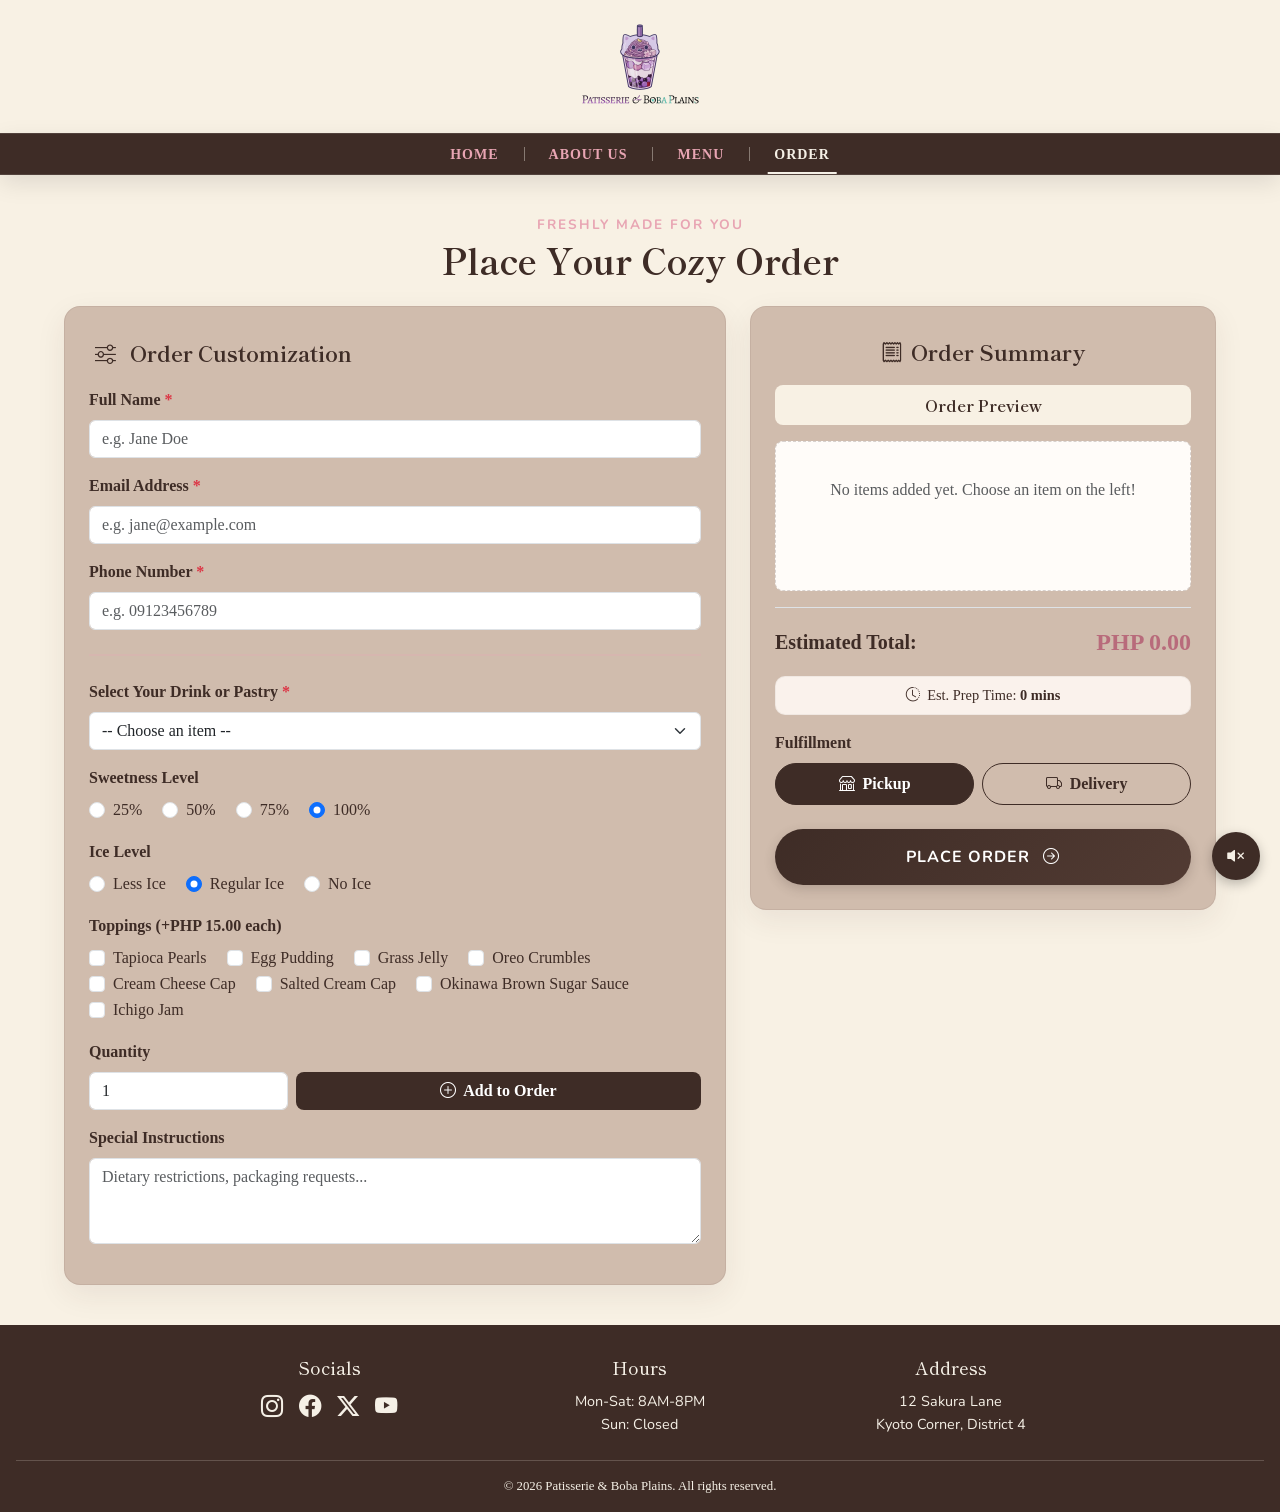
<file: order.html>
<!DOCTYPE html>
<html lang="en">
<head>
    <meta charset="UTF-8">
    <meta name="viewport" content="width=device-width, initial-scale=1.0">
    <title>Patisserie &amp; Boba Plains</title>
    <link
        href="https://cdn.jsdelivr.net/npm/bootstrap@5.3.8/dist/css/bootstrap.min.css"
        rel="stylesheet"
        integrity="sha384-sRIl4kxILFvY47J16cr9ZwB07vP4J8+LH7qKQnuqkuIAvNWLzeN8tE5YBujZqJLB"
        crossorigin="anonymous">
    <link rel="stylesheet" href="style.css">
    <link rel="preconnect" href="https://fonts.googleapis.com">
    <link rel="preconnect" href="https://fonts.gstatic.com" crossorigin>
    <link href="https://fonts.googleapis.com/css2?family=Nunito:wght@400;700&family=Shippori+Mincho:wght@400;700&display=swap" rel="stylesheet">
    <link rel="stylesheet" href="https://cdn.jsdelivr.net/npm/bootstrap-icons@1.11.3/font/bootstrap-icons.min.css">
</head>
<body>

  <audio id="bgm" loop>
    <source src="audio/music.mp3" type="audio/mpeg">
    Your browser does not support the audio element.
  </audio>

  <button id="music-btn" aria-label="Toggle music" aria-pressed="false">
      <i class="bi bi-volume-mute-fill"></i>
  </button>

  <header>
    <div class="container text-center">
      <img src="images/LOGO.png" alt="Brand Logo" height="125" width="125">
    </div>
  </header>

  <nav>
    <button class="nav-toggle" aria-label="Toggle menu" aria-expanded="false">
      <span></span>
      <span></span>
      <span></span>
    </button>
    <ul id="nav-links">
      <li><a href="index.html">HOME</a></li>
      <li><a href="about.html">ABOUT US</a></li>
      <li><a href="menu.html">MENU</a></li>
      <li><a href="order.html" class="active">ORDER</a></li>
    </ul>
  </nav>

  <main class="order-container">
    <div class="order-header text-center mb-4">
      <p class="sub-heading">FRESHLY MADE FOR YOU</p>
      <h2>Place Your Cozy Order</h2>
    </div>

    <div id="secretToast" class="secret-toast d-none">
      <i class="bi bi-stars text-warning me-2"></i>
      <span><strong>Secret Unlocked!</strong> Use code <strong>COZY10</strong> for a cozy smile at pickup!</span>
    </div>

    <form id="cozyOrderForm" onsubmit="handlePlaceOrder(event)">
      <div class="row g-4">
        
        <div class="col-lg-7">
          <div class="order-card p-4">
            <h3 class="section-title d-flex align-items-center">
              <button type="button" class="secret-icon-btn me-2" onclick="triggerSecretFun()" title="Click for a cozy surprise!">
                <i class="bi bi-sliders" id="secretIcon"></i>
              </button>
              <span>Order Customization</span>
            </h3>

            <div class="mb-3">
              <label for="custName" class="form-label fw-bold">Full Name <span class="text-danger">*</span></label>
              <input type="text" class="form-control" id="custName" placeholder="e.g. Jane Doe" pattern="[A-Za-z\s]+" title="Name must only contain letters and spaces (no numbers)." required>
            </div>

            <div class="mb-3">
              <label for="custEmail" class="form-label fw-bold">Email Address <span class="text-danger">*</span></label>
              <input type="email" class="form-control" id="custEmail" placeholder="e.g. jane@example.com" required>
            </div>

            <div class="mb-3">
              <label for="custPhone" class="form-label fw-bold">Phone Number <span class="text-danger">*</span></label>
              <input type="tel" class="form-control" id="custPhone" placeholder="e.g. 09123456789" pattern="[0-9]{10,12}" title="Phone number must be digits only and between 10 to 12 digits." required>
            </div>

            <hr class="my-4">

            <div class="mb-3">
              <label for="itemSelect" class="form-label fw-bold">Select Your Drink or Pastry <span class="text-danger">*</span></label>
              <select class="form-select" id="itemSelect" onchange="toggleDrinkOptions()">
                <option value="" selected disabled>-- Choose an item --</option>
                <optgroup label="Milk Tea">
                  <option value="Milktea|90|drink">Milktea (PHP 90.00)</option>
                  <option value="Pearl Milktea|100|drink">Pearl Milktea (PHP 100.00)</option>
                  <option value="Okinawa Brown Sugar Milktea|110|drink">Okinawa Brown Sugar Milktea (PHP 110.00)</option>
                  <option value="Taro Milktea|105|drink">Taro Milktea (PHP 105.00)</option>
                  <option value="Hokkaido Milktea|110|drink">Hokkaido Milktea (PHP 110.00)</option>
                  <option value="Salted Cream Milktea|105|drink">Salted Cream Milktea (PHP 105.00)</option>
                  <option value="Jasmine Milktea|110|drink">Jasmine Milktea (PHP 110.00)</option>
                  <option value="Oreo Milktea|110|drink">Oreo Milktea (PHP 110.00)</option>
                  <option value="Pudding Milktea|105|drink">Pudding Milktea (PHP 105.00)</option>
                  <option value="Ichigo Milktea|105|drink">Ichigo Milktea (PHP 105.00)</option>
                  <option value="Matcha Milktea|120|drink">Matcha Milktea (PHP 120.00)</option>
                  <option value="Ichigo Matcha Milktea|130|drink">Ichigo Matcha Milktea (PHP 130.00)</option>
                  <option value="Creamcheese Milktea|120|drink">Creamcheese Milktea (PHP 120.00)</option>
                  <option value="Red Rose Milktea|115|drink">Red Rose Milktea (PHP 115.00)</option>
                  <option value="Thai Milktea|115|drink">Thai Milktea (PHP 115.00)</option>
                </optgroup>
                <optgroup label="Pastries">
                  <option value="Taiyaki|50|pastry">Taiyaki (PHP 50.00)</option>
                  <option value="Dorayaki|55|pastry">Dorayaki (PHP 55.00)</option>
                  <option value="Daifuku Mochi|50|pastry">Daifuku Mochi (PHP 50.00)</option>
                  <option value="Hanami Dango|55|pastry">Hanami Dango (PHP 55.00)</option>
                  <option value="Mochi Donuts|75|pastry">Mochi Donuts (PHP 75.00)</option>
                  <option value="Souffle Pancakes|160|pastry">Souffle Pancakes (PHP 160.00)</option>
                  <option value="Custard Tarts|85|pastry">Custard Tarts (PHP 85.00)</option>
                  <option value="Japanese Cheesecake|150|pastry">Japanese Cheesecake (PHP 150.00)</option>
                  <option value="Pudding|80|pastry">Pudding (PHP 80.00)</option>
                  <option value="Crepe|120|pastry">Crepe (PHP 120.00)</option>
                  <option value="Cornet|75|pastry">Cornet (PHP 75.00)</option>
                  <option value="Muffin|70|pastry">Muffin (PHP 70.00)</option>
                  <option value="Croissant|75|pastry">Croissant (PHP 75.00)</option>
                  <option value="Biscoff Cheesecake|160|pastry">Biscoff Cheesecake (PHP 160.00)</option>
                </optgroup>
              </select>
            </div>

            <div id="drinkOptionsGroup">
              <div class="mb-3">
                <label class="form-label fw-bold d-block">Sweetness Level</label>
                <div class="form-check form-check-inline">
                  <input class="form-check-input" type="radio" name="sweetness" id="sw25" value="25%">
                  <label class="form-check-label" for="sw25">25%</label>
                </div>
                <div class="form-check form-check-inline">
                  <input class="form-check-input" type="radio" name="sweetness" id="sw50" value="50%">
                  <label class="form-check-label" for="sw50">50%</label>
                </div>
                <div class="form-check form-check-inline">
                  <input class="form-check-input" type="radio" name="sweetness" id="sw75" value="75%">
                  <label class="form-check-label" for="sw75">75%</label>
                </div>
                <div class="form-check form-check-inline">
                  <input class="form-check-input" type="radio" name="sweetness" id="sw100" value="100%" checked>
                  <label class="form-check-label" for="sw100">100%</label>
                </div>
              </div>

              <div class="mb-3">
                <label class="form-label fw-bold d-block">Ice Level</label>
                <div class="form-check form-check-inline">
                  <input class="form-check-input" type="radio" name="iceLevel" id="iceLess" value="Less Ice">
                  <label class="form-check-label" for="iceLess">Less Ice</label>
                </div>
                <div class="form-check form-check-inline">
                  <input class="form-check-input" type="radio" name="iceLevel" id="iceReg" value="Regular Ice" checked>
                  <label class="form-check-label" for="iceReg">Regular Ice</label>
                </div>
                <div class="form-check form-check-inline">
                  <input class="form-check-input" type="radio" name="iceLevel" id="iceNone" value="No Ice">
                  <label class="form-check-label" for="iceNone">No Ice</label>
                </div>
              </div>

              <div class="mb-3">
                <label class="form-label fw-bold d-block">Toppings (+PHP 15.00 each)</label>
                <div class="form-check form-check-inline">
                  <input class="form-check-input topping-check" type="checkbox" id="topTapioca" value="Tapioca Pearls" data-price="15">
                  <label class="form-check-label" for="topTapioca">Tapioca Pearls</label>
                </div>
                <div class="form-check form-check-inline">
                  <input class="form-check-input topping-check" type="checkbox" id="topPudding" value="Egg Pudding" data-price="15">
                  <label class="form-check-label" for="topPudding">Egg Pudding</label>
                </div>
                <div class="form-check form-check-inline">
                  <input class="form-check-input topping-check" type="checkbox" id="topJelly" value="Grass Jelly" data-price="15">
                  <label class="form-check-label" for="topJelly">Grass Jelly</label>
                </div>
                <div class="form-check form-check-inline">
                  <input class="form-check-input topping-check" type="checkbox" id="topOreo" value="Oreo Crumbles" data-price="15">
                  <label class="form-check-label" for="topOreo">Oreo Crumbles</label>
                </div>
                <div class="form-check form-check-inline">
                  <input class="form-check-input topping-check" type="checkbox" id="topCheese" value="Cream Cheese" data-price="15">
                  <label class="form-check-label" for="topCheese">Cream Cheese Cap</label>
                </div>
                <div class="form-check form-check-inline">
                  <input class="form-check-input topping-check" type="checkbox" id="topSalted" value="Salted Cream" data-price="15">
                  <label class="form-check-label" for="topSalted">Salted Cream  Cap</label>
                </div>
                <div class="form-check form-check-inline">
                  <input class="form-check-input topping-check" type="checkbox" id="topOkinawa" value="Okinawa Brown Sugar" data-price="15">
                  <label class="form-check-label" for="topOkinawa">Okinawa Brown Sugar Sauce</label>
                </div>
                <div class="form-check form-check-inline">
                  <input class="form-check-input topping-check" type="checkbox" id="topIchigo" value="Ichigo Jam" data-price="15">
                  <label class="form-check-label" for="topIchigo">Ichigo Jam</label>
                </div>
              </div>
            </div>

            <div class="row g-2 align-items-end mb-3">
              <div class="col-6 col-sm-4">
                <label for="itemQty" class="form-label fw-bold">Quantity</label>
                <input type="number" class="form-control" id="itemQty" min="1" value="1">
              </div>
              <div class="col-6 col-sm-8">
                <button type="button" class="btn btn-add-item w-100" onclick="addItemToCart()">
                  <i class="bi bi-plus-circle me-1"></i> Add to Order
                </button>
              </div>
            </div>

            <div class="mb-3">
              <label for="specialInstructions" class="form-label fw-bold">Special Instructions</label>
              <textarea class="form-control" id="specialInstructions" rows="3" placeholder="Dietary restrictions, packaging requests..."></textarea>
            </div>

          </div>
        </div>

        <div class="col-lg-5">
          <div class="order-card p-4 sticky-top" style="top: 20px; z-index: 10;">
            <h3 class="section-title"><i class="bi bi-receipt me-2"></i>Order Summary</h3>
            
            <div class="order-preview-banner text-center py-2 mb-3">
              <span>Order Preview</span>
            </div>

            <div id="cartItemsContainer" class="cart-items-box mb-3">
              <p class="text-muted text-center my-4 empty-cart-msg">No items added yet. Choose an item on the left!</p>
            </div>

            <div class="d-flex justify-content-between align-items-center border-top pt-3 mb-3">
              <span class="fw-bold fs-5">Estimated Total:</span>
              <span id="estimatedTotal" class="fw-bold fs-4 text-accent">PHP 0.00</span>
            </div>

            <div class="prep-badge p-2 mb-3 text-center">
              <i class="bi bi-clock-history me-1"></i> Est. Prep Time: <strong id="prepTime">0 mins</strong>
            </div>

            <div class="mb-4">
              <label class="form-label fw-bold d-block mb-2">Fulfillment</label>
              <div class="fulfillment-switch d-flex gap-2">
                <input type="radio" class="btn-check" name="fulfillment" id="pickupOpt" value="Pickup" checked>
                <label class="btn btn-outline-custom flex-fill" for="pickupOpt"><i class="bi bi-shop me-1"></i> Pickup</label>

                <input type="radio" class="btn-check" name="fulfillment" id="deliveryOpt" value="Delivery">
                <label class="btn btn-outline-custom flex-fill" for="deliveryOpt"><i class="bi bi-truck me-1"></i> Delivery</label>
              </div>
            </div>

            <button type="submit" class="btn btn-order w-100 py-3 text-uppercase">
              <span>Place Order</span>
              <i class="bi bi-arrow-right-circle ms-2"></i>
            </button>

          </div>
        </div>

      </div>
    </form>
  </main>

<footer>
    <div class="footer-grid">

        <div class="footer-col">
            <h4>Socials</h4>
            <ul class="social-links">
                <li><a href="" rel="noopener noreferrer" aria-label="Instagram"><i class="bi bi-instagram"></i></a></li>
                <li><a href="" rel="noopener noreferrer" aria-label="Facebook"><i class="bi bi-facebook"></i></a></li>
                <li><a href="" rel="noopener noreferrer" aria-label="X (Twitter)"><i class="bi bi-twitter-x"></i></a></li>
                <li><a href="" rel="noopener noreferrer" aria-label="YouTube"><i class="bi bi-youtube"></i></a></li>
            </ul>
        </div>

        <div class="footer-col">
            <h4>Hours</h4>
            <p>Mon-Sat: 8AM-8PM<br>Sun: Closed</p>
        </div>

        <div class="footer-col">
            <h4>Address</h4>
            <p>12 Sakura Lane<br>Kyoto Corner, District 4</p>
        </div>

    </div>

    <p class="copyright">&copy; 2026 Patisserie &amp; Boba Plains. All rights reserved.</p>
</footer>

  <script src="https://cdn.jsdelivr.net/npm/bootstrap@5.3.8/dist/js/bootstrap.bundle.min.js"
      integrity="sha384-FKyoEForCGlyvwx9Hj09JcYn3nv7wiPVlz7YYwJrWVcXK/BmnVDxM+D2scQbITxI"
      crossorigin="anonymous">
  </script>

  <script>
    const bgm = document.getElementById('bgm');
      const musicBtn = document.getElementById('music-btn');
      const icon = musicBtn.querySelector('i');

      bgm.volume = 0.1;

      const savedTime = localStorage.getItem('bgmTime');
      if (savedTime) bgm.currentTime = parseFloat(savedTime);

      function setPlaying(isPlaying) {
          icon.className = isPlaying ? 'bi bi-volume-up-fill' : 'bi bi-volume-mute-fill';
          musicBtn.setAttribute('aria-pressed', isPlaying);
          localStorage.setItem('bgmOn', isPlaying);
      }

      if (localStorage.getItem('bgmOn') === 'true') {
          bgm.play().then(() => setPlaying(true)).catch(() => setPlaying(false));
      }

      musicBtn.addEventListener('click', () => {
          if (bgm.paused) {
              bgm.play();
              setPlaying(true);
          } else {
              bgm.pause();
              setPlaying(false);
          }
      });
      setInterval(() => localStorage.setItem('bgmTime', bgm.currentTime), 1000);
      window.addEventListener('beforeunload', () => localStorage.setItem('bgmTime', bgm.currentTime));
    
      let cart = [];

    function triggerSecretFun() {
      const icon = document.getElementById('secretIcon');
      const toast = document.getElementById('secretToast');
      
      icon.classList.add('secret-spin');
      toast.classList.remove('d-none');
      
      setTimeout(() => {
        icon.classList.remove('secret-spin');
      }, 1000);
    }

    function toggleDrinkOptions() {
      const select = document.getElementById('itemSelect');
      const drinkGroup = document.getElementById('drinkOptionsGroup');
      if (!select.value) return;

      const [name, price, type] = select.value.split('|');
      if (type === 'pastry') {
        drinkGroup.style.opacity = '0.4';
        drinkGroup.querySelectorAll('input').forEach(i => i.disabled = true);
      } else {
        drinkGroup.style.opacity = '1';
        drinkGroup.querySelectorAll('input').forEach(i => i.disabled = false);
      }
    }

    function addItemToCart() {
      const select = document.getElementById('itemSelect');
      if (!select.value) {
        alert('Please select an item from the dropdown first!');
        return;
      }

      const [name, basePrice, type] = select.value.split('|');
      const qtyInput = document.getElementById('itemQty'); 
      const qty = parseInt(qtyInput.value) || 1;

      if (qty <= 0) {
        alert('Please enter a valid quantity.');
        return;
      }

      let itemPrice = parseFloat(basePrice);
      let details = [];

      if (type === 'drink') {
        const sweetness = document.querySelector('input[name="sweetness"]:checked')?.value || '100%';
        const ice = document.querySelector('input[name="iceLevel"]:checked')?.value || 'Regular Ice';
        details.push(`${sweetness} sweetness`, ice);

        const checkedToppings = document.querySelectorAll('.topping-check:checked');
        checkedToppings.forEach(top => {
          itemPrice += parseFloat(top.getAttribute('data-price'));
          details.push(top.value);
        });
      }

      const cartItem = {
        id: Date.now(),
        name: name,
        unitPrice: itemPrice,
        qty: qty,
        details: details.join(', ')
      };

      cart.push(cartItem);
      renderCart();
      
      qtyInput.value = 1;
      document.querySelectorAll('.topping-check').forEach(c => c.checked = false);
    }

    function removeItem(id) {
      cart = cart.filter(item => item.id !== id);
      renderCart();
    }

    function calculatePrepTime(totalQty) {
      if (totalQty === 0) return '0 mins';
      if (totalQty <= 3) return '10-15 mins';
      if (totalQty <= 8) return '15-20 mins';
      if (totalQty <= 15) return '20-30 mins';
      return '35-45 mins (Large Order)';
    }

    function renderCart() {
      const container = document.getElementById('cartItemsContainer');
      const totalDisplay = document.getElementById('estimatedTotal');
      const prepDisplay = document.getElementById('prepTime');

      if (cart.length === 0) {
        container.innerHTML = '<p class="text-muted text-center my-4 empty-cart-msg">No items added yet. Choose an item on the left!</p>';
        totalDisplay.textContent = 'PHP 0.00';
        prepDisplay.textContent = '0 mins';
        return;
      }

      let html = '';
      let grandTotal = 0;
      let totalQty = 0;

      cart.forEach(item => {
        const itemTotal = item.unitPrice * item.qty;
        grandTotal += itemTotal;
        totalQty += item.qty;

        html += `
          <div class="cart-item border-bottom py-2">
            <div class="d-flex justify-content-between align-items-start">
              <div>
                <strong>${item.name}</strong> x${item.qty}
                ${item.details ? `<br><small class="text-muted">${item.details}</small>` : ''}
              </div>
              <div class="text-end">
                <span>PHP ${itemTotal.toFixed(2)}</span><br>
                <button type="button" class="btn btn-sm btn-link text-danger p-0 border-0" onclick="removeItem(${item.id})">
                  <i class="bi bi-trash"></i>
                </button>
              </div>
            </div>
          </div>
        `;
      });

      container.innerHTML = html;
      totalDisplay.textContent = `PHP ${grandTotal.toFixed(2)}`;
      prepDisplay.textContent = calculatePrepTime(totalQty);
    }

    function handlePlaceOrder(e) {
      e.preventDefault();

      if (cart.length === 0) {
        alert('Your order cart is empty! Please select an item and click "Add to Order".');
        return;
      }

      const name = document.getElementById('custName').value;
      const fulfillment = document.querySelector('input[name="fulfillment"]:checked').value;
      
      alert(`Thank you, ${name}! Your ${fulfillment} order has been placed successfully. Estimated Prep Time: ${document.getElementById('prepTime').textContent}`);
      cart = [];
      renderCart();
      document.getElementById('cozyOrderForm').reset();
      toggleDrinkOptions();
    }

    const navToggle = document.querySelector('.nav-toggle');
    const navLinks = document.getElementById('nav-links');
    if (navToggle) {
      navToggle.addEventListener('click', () => {
        const expanded = navToggle.getAttribute('aria-expanded') === 'true' || false;
        navToggle.setAttribute('aria-expanded', !expanded);
        navLinks.classList.toggle('open');
      });
    }
  </script>
</body>
</html>
</file>
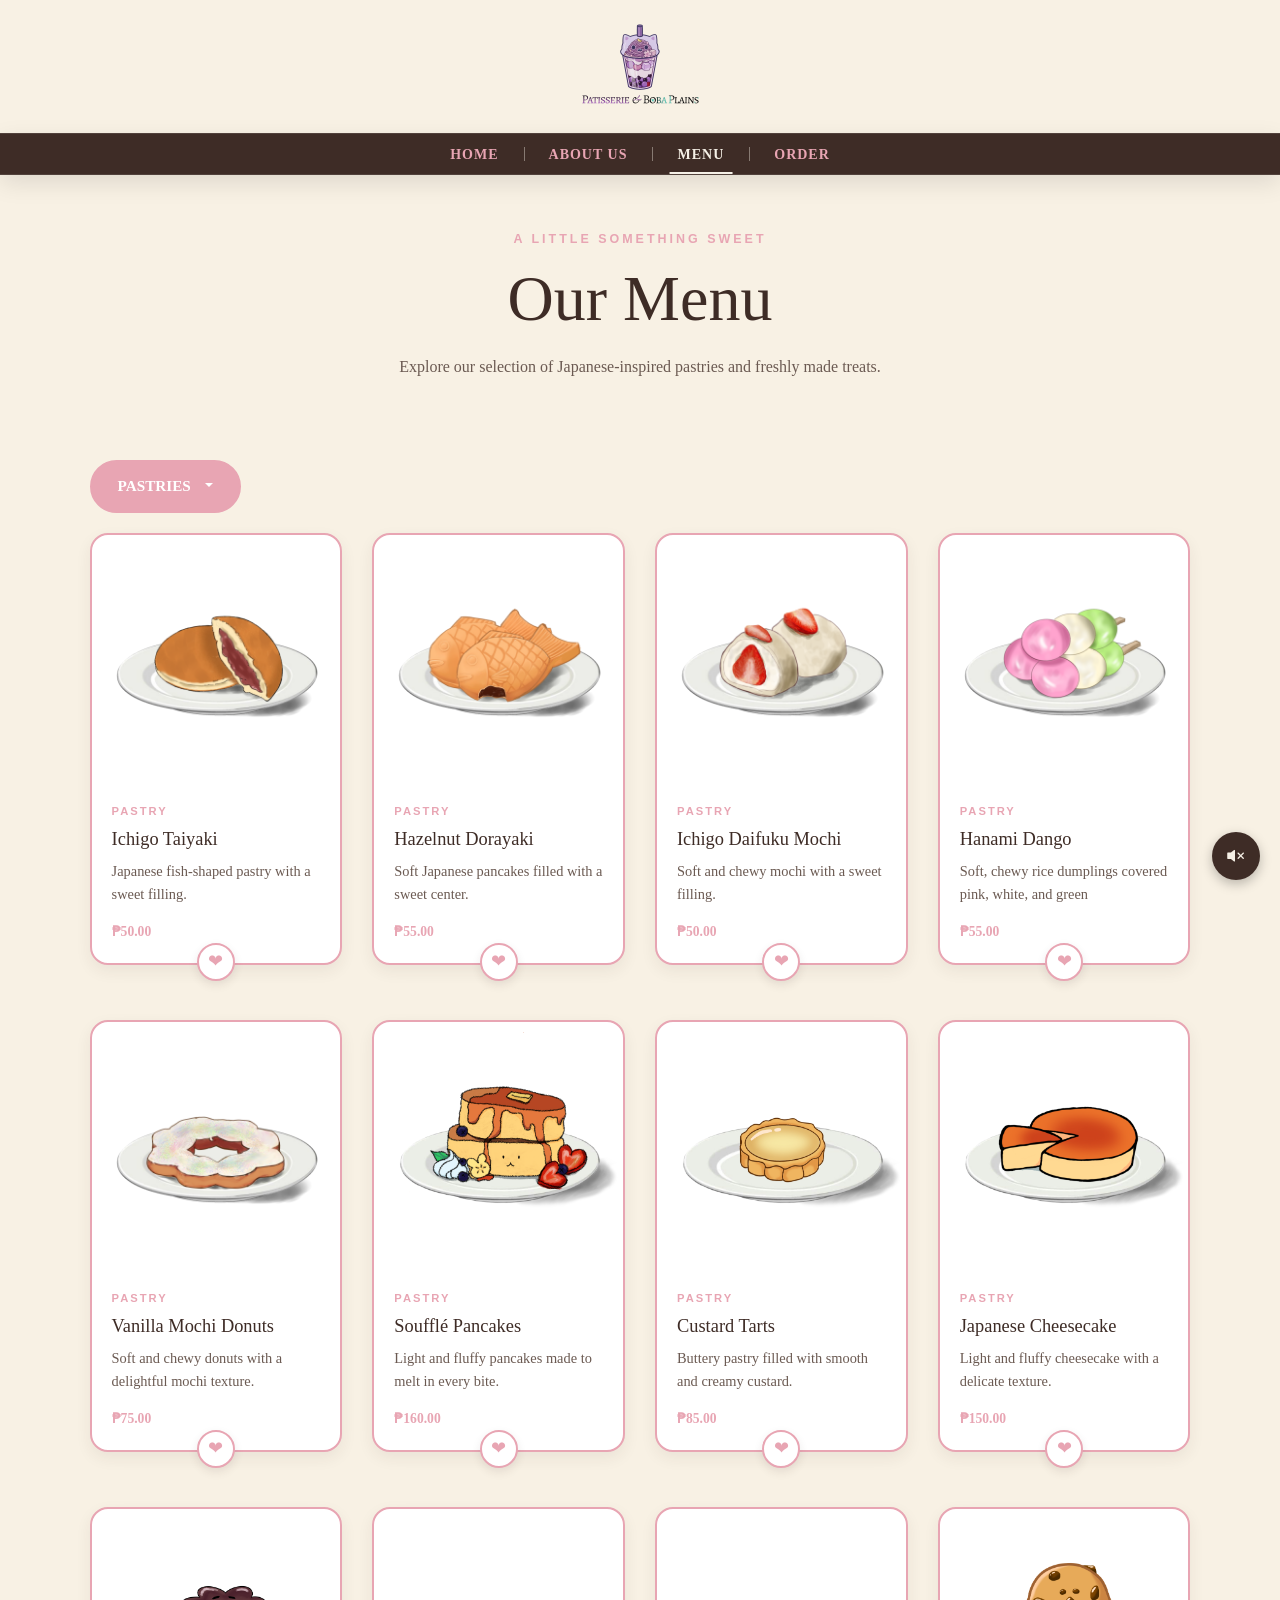
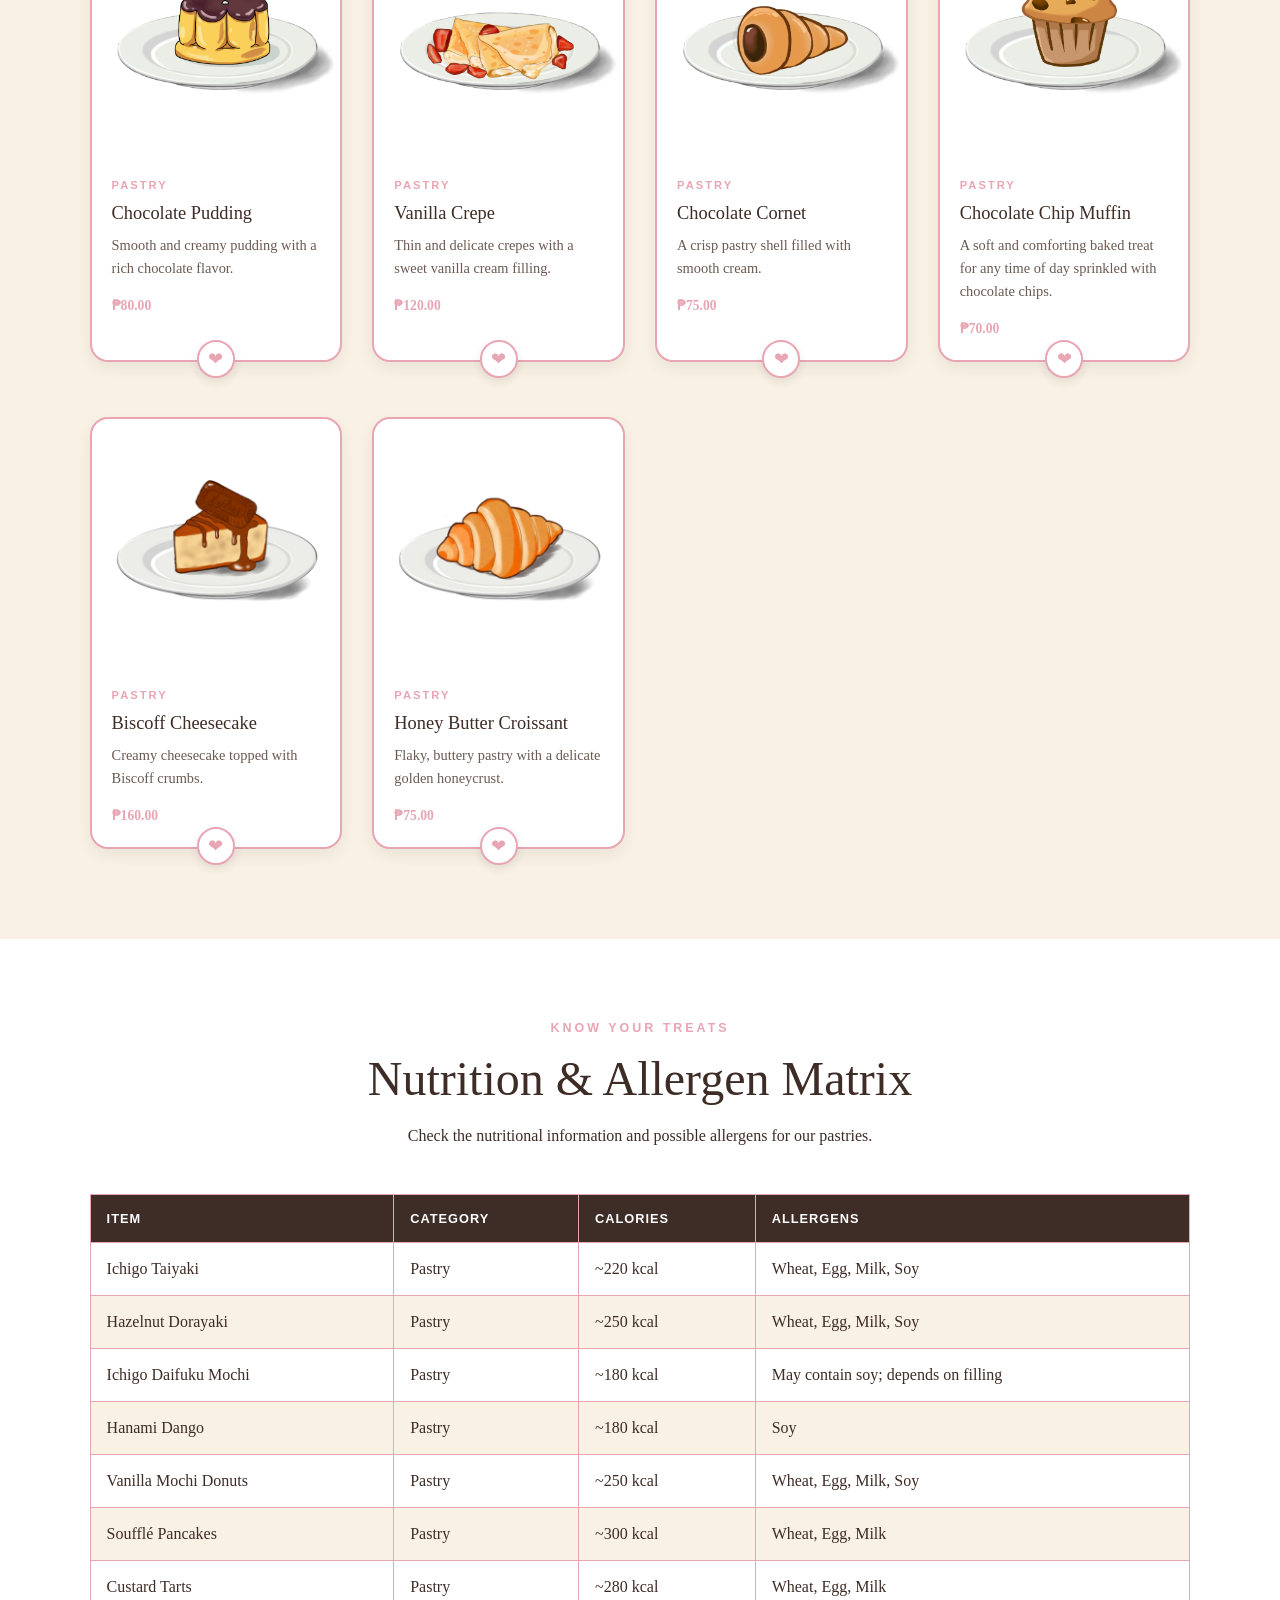
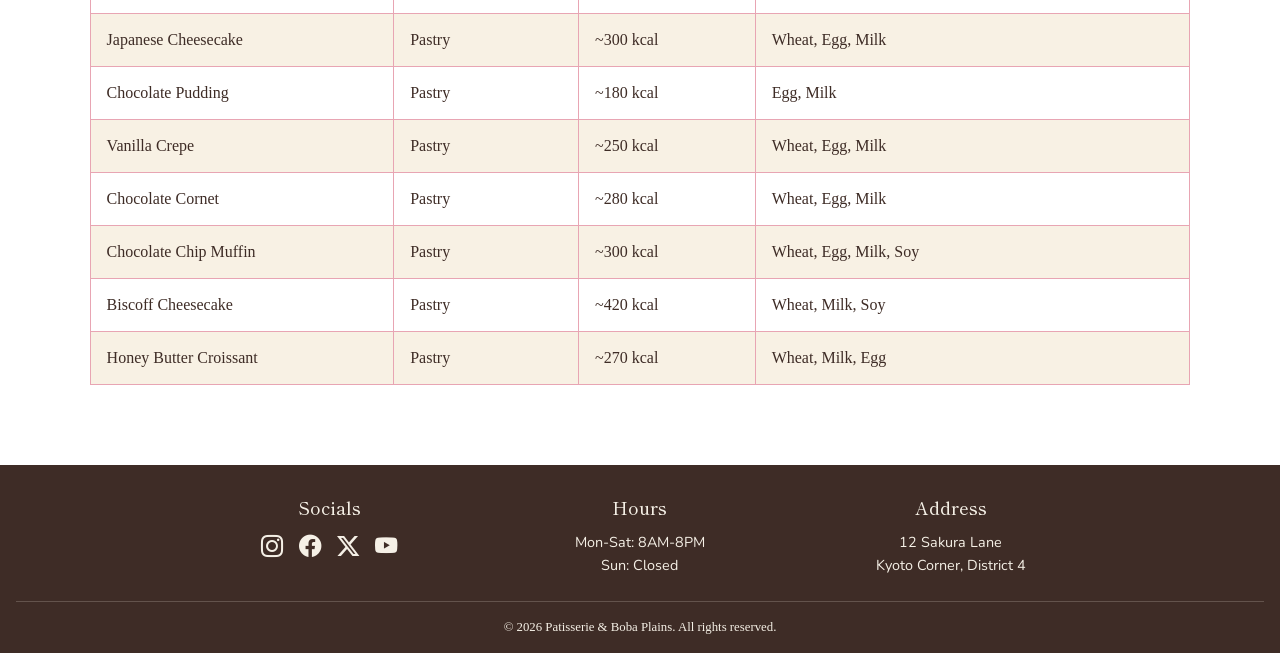
<file: pastries.html>
<!DOCTYPE html>
<html lang="en">

<head>
    <meta charset="UTF-8">
    <meta name="viewport" content="width=device-width, initial-scale=1.0">
    <title>Patisserie &amp; Boba Plains</title>
    <link
        href="https://cdn.jsdelivr.net/npm/bootstrap@5.3.8/dist/css/bootstrap.min.css"
        rel="stylesheet"
        integrity="sha384-sRIl4kxILFvY47J16cr9ZwB07vP4J8+LH7qKQnuqkuIAvNWLzeN8tE5YBujZqJLB"
        crossorigin="anonymous">
    <link rel="stylesheet" href="style.css">
    <link rel="preconnect" href="https://fonts.googleapis.com">
    <link rel="preconnect" href="https://fonts.gstatic.com" crossorigin>
    <link href="https://fonts.googleapis.com/css2?family=Nunito:wght@400;700&family=Shippori+Mincho:wght@400;700&display=swap" rel="stylesheet">
    <link rel="stylesheet" href="https://cdn.jsdelivr.net/npm/bootstrap-icons@1.11.3/font/bootstrap-icons.min.css">
</head>

<body>

	<header>
		<div class="container text-center">
			<img src="images/LOGO.png" alt="Patisserie and Boba Plains Logo" height="125" width="125">
		</div>
	</header>

	<nav>
		<button class="nav-toggle" aria-label="Toggle menu" aria-expanded="false">
			<span></span>
			<span></span>
			<span></span>
		</button>

		<ul id="nav-links">
			<li><a href="index.html">HOME</a></li>
			<li><a href="about.html">ABOUT US</a></li>
			<li><a href="menu.html" class="active">MENU</a></li>
			<li><a href="order.html">ORDER</a></li>
		</ul>
	</nav>
	
    <!-- MENU HEADER -->

    <header class="menu-header">

        <p class="menu-label">
            A LITTLE SOMETHING SWEET
        </p>

        <h1>
            Our Menu
        </h1>

        <p>
            Explore our selection of Japanese-inspired pastries and freshly made treats.
        </p>

    </header>


    <!-- CATEGORY TABS -->

    <div class="menu-dropdown">

        <div class="dropdown">

            <button
                class="category-dropdown dropdown-toggle"
                type="button"
                id="categoryDropdown"
                data-bs-toggle="dropdown"
                aria-expanded="false">
                PASTRIES
            </button>

            <ul class="dropdown-menu" aria-labelledby="categoryDropdown">

                <li>
                    <a class="dropdown-item" href="menu.html">
                        ALL
                    </a>
                </li>

                <li>
                    <a class="dropdown-item active" href="pastries.html">
                        PASTRIES
                    </a>
                </li>

                <li>
                    <a class="dropdown-item" href="bobas.html">
                        BOBA DRINKS
                    </a>
                </li>

            </ul>

        </div>

    </div>


    <!-- PASTRY CATALOG -->

    <section class="menu-catalog">

        <div class="product-grid">


            <article class="product-card">

                <img
                    src="images/pastry/TAIYAKI.png"
                    alt="Taiyaki"
                    class="product-image"
                >

                <div class="product-info">

                    <p class="product-category">
                        PASTRY
                    </p>

                    <h3>Ichigo Taiyaki</h3>

                    <p>
                        Japanese fish-shaped pastry
                        with a sweet filling.
                    </p>

                    <span class="product-price">
                        ₱50.00
                    </span>

                </div>

            </article>


            <article class="product-card">

                <img
                    src="images/pastry/DORAYAKI.png"
                    alt="Dorayaki"
                    class="product-image"
                >

                <div class="product-info">

                    <p class="product-category">
                        PASTRY
                    </p>

                    <h3>Hazelnut Dorayaki</h3>

                    <p>
                        Soft Japanese pancakes filled
                        with a sweet center.
                    </p>

                    <span class="product-price">
                        ₱55.00
                    </span>

                </div>

            </article>


            <article class="product-card">

                <img
                    src="images/pastry/DAIFUKU MOCHI.png"
                    alt="Daifuku Mochi"
                    class="product-image"
                >

                <div class="product-info">

                    <p class="product-category">
                        PASTRY
                    </p>

                    <h3>Ichigo Daifuku Mochi</h3>

                    <p>
                        Soft and chewy mochi with
                        a sweet filling.
                    </p>

                    <span class="product-price">
                        ₱50.00
                    </span>

                </div>

            </article>


            <article class="product-card">

                <img
                    src="images/pastry/HANAMI DANGO.png"
                    alt="Hanami Dango"
                    class="product-image"
                >

                <div class="product-info">

                    <p class="product-category">
                        PASTRY
                    </p>

                    <h3>Hanami Dango</h3>

                    <p>
                        Soft, chewy rice dumplings covered
						pink, white, and green
                    </p>

                    <span class="product-price">
                        ₱55.00
                    </span>

                </div>

            </article>


            <article class="product-card">

                <img
                    src="images/pastry/MOCHI DONUTS.png"
                    alt="Mochi Donuts"
                    class="product-image"
                >

                <div class="product-info">

                    <p class="product-category">
                        PASTRY
                    </p>

                    <h3>Vanilla Mochi Donuts</h3>

                    <p>
                        Soft and chewy donuts with
                        a delightful mochi texture.
                    </p>

                    <span class="product-price">
                        ₱75.00
                    </span>

                </div>

            </article>


            <article class="product-card">

                <img
                    src="images/pastry/SOUFFLÉ PANCAKES.png"
                    alt="Soufflé Pancakes"
                    class="product-image"
                >

                <div class="product-info">

                    <p class="product-category">
                        PASTRY
                    </p>

                    <h3>Soufflé Pancakes</h3>

                    <p>
                        Light and fluffy pancakes
                        made to melt in every bite.
                    </p>

                    <span class="product-price">
                        ₱160.00
                    </span>

                </div>

            </article>


            <article class="product-card">

                <img
                    src="images/pastry/CUSTARD TART.png"
                    alt="Custard Tarts"
                    class="product-image"
                >

                <div class="product-info">

                    <p class="product-category">
                        PASTRY
                    </p>

                    <h3>Custard Tarts</h3>

                    <p>
                        Buttery pastry filled with
                        smooth and creamy custard.
                    </p>

                    <span class="product-price">
                        ₱85.00
                    </span>

                </div>

            </article>


            <article class="product-card">

                <img
                    src="images/pastry/JAPANESE CHEESECAKE.png"
                    alt="Japanese Cheesecake"
                    class="product-image"
                >

                <div class="product-info">

                    <p class="product-category">
                        PASTRY
                    </p>

                    <h3>Japanese Cheesecake</h3>

                    <p>
                        Light and fluffy cheesecake
                        with a delicate texture.
                    </p>

                    <span class="product-price">
                        ₱150.00
                    </span>

                </div>

            </article>


            <article class="product-card">

                <img
                    src="images/pastry/PUDDING.png"
                    alt="Pudding"
                    class="product-image"
                >

                <div class="product-info">

                    <p class="product-category">
                        PASTRY
                    </p>

                    <h3>Chocolate Pudding</h3>

                    <p>
                        Smooth and creamy pudding
                        with a rich chocolate flavor.
                    </p>

                    <span class="product-price">
                        ₱80.00
                    </span>

                </div>

            </article>


            <article class="product-card">

                <img
                    src="images/pastry/CREPE.png"
                    alt="Crepe"
                    class="product-image"
                >

                <div class="product-info">

                    <p class="product-category">
                        PASTRY
                    </p>

                    <h3>Vanilla Crepe</h3>

                    <p>
                        Thin and delicate crepes
                        with a sweet vanilla cream filling.
                    </p>

                    <span class="product-price">
                        ₱120.00
                    </span>

                </div>

            </article>


            <article class="product-card">

                <img
                    src="images/pastry/CORNET.png"
                    alt="Cornet"
                    class="product-image"
                >

                <div class="product-info">

                    <p class="product-category">
                        PASTRY
                    </p>

                    <h3>Chocolate Cornet</h3>

                    <p>
                        A crisp pastry shell filled
                        with smooth cream.
                    </p>

                    <span class="product-price">
                        ₱75.00
                    </span>

                </div>

            </article>


            <article class="product-card">

                <img
                    src="images/pastry/MUFFIN.png"
                    alt="Muffin"
                    class="product-image"
                >

                <div class="product-info">

                    <p class="product-category">
                        PASTRY
                    </p>

                    <h3>Chocolate Chip Muffin</h3>

                    <p>
                        A soft and comforting baked 
                        treat for any time of day sprinkled with chocolate chips.
                    </p>

                    <span class="product-price">
                        ₱70.00
                    </span>

                </div>

            </article>


            <article class="product-card">

                <img
                    src="images/pastry/BISCOFF.png"
                    alt="Biscoff Cheesecake"
                    class="product-image"
                >

                <div class="product-info">

                    <p class="product-category">
                        PASTRY
                    </p>

                    <h3>Biscoff Cheesecake</h3>

                    <p>
                        Creamy cheesecake topped
                        with Biscoff crumbs.
                    </p>

                    <span class="product-price">
                        ₱160.00
                    </span>

                </div>

            </article>


            <article class="product-card">

                <img
                    src="images/pastry/CROISSANT.png"
                    alt="Croissant"
                    class="product-image"
                >

                <div class="product-info">

                    <p class="product-category">
                        PASTRY
                    </p>

                    <h3>Honey Butter Croissant</h3>

                    <p>
                        Flaky, buttery pastry with
                        a delicate golden honeycrust.
                    </p>

                    <span class="product-price">
                        ₱75.00
                    </span>

                </div>

            </article>

        </div>

    </section>


    <!-- NUTRITION TABLE-->

    <section class="nutrition-section">

        <div class="section-heading">

            <p class="home-label">
                KNOW YOUR TREATS
            </p>

            <h2>
                Nutrition & Allergen Matrix
            </h2>

            <p>
                Check the nutritional information and
                possible allergens for our pastries.
            </p>

        </div>


        <div class="nutrition-table-wrapper">

            <table class="nutrition-table">

                <thead>

                    <tr>
                        <th>ITEM</th>
                        <th>CATEGORY</th>
                        <th>CALORIES</th>
                        <th>ALLERGENS</th>
                    </tr>

                </thead>

                <tbody>

                    <tr>
                        <td>Ichigo Taiyaki</td>
                        <td>Pastry</td>
                        <td>~220 kcal</td>
                        <td>Wheat, Egg, Milk, Soy</td>
                    </tr>

                    <tr>
                        <td>Hazelnut Dorayaki</td>
                        <td>Pastry</td>
                        <td>~250 kcal</td>
                        <td>Wheat, Egg, Milk, Soy</td>
                    </tr>

                    <tr>
                        <td>Ichigo Daifuku Mochi</td>
                        <td>Pastry</td>
                        <td>~180 kcal</td>
                        <td>May contain soy; depends on filling</td>
                    </tr>

                    <tr>
                        <td>Hanami Dango</td>
                        <td>Pastry</td>
                        <td>~180 kcal</td>
                        <td>Soy</td>
                    </tr>

                    <tr>
                        <td>Vanilla Mochi Donuts</td>
                        <td>Pastry</td>
                        <td>~250 kcal</td>
                        <td>Wheat, Egg, Milk, Soy</td>
                    </tr>

                    <tr>
                        <td>Soufflé Pancakes</td>
                        <td>Pastry</td>
                        <td>~300 kcal</td>
                        <td>Wheat, Egg, Milk</td>
                    </tr>

                    <tr>
                        <td>Custard Tarts</td>
                        <td>Pastry</td>
                        <td>~280 kcal</td>
                        <td>Wheat, Egg, Milk</td>
                    </tr>

                    <tr>
                        <td>Japanese Cheesecake</td>
                        <td>Pastry</td>
                        <td>~300 kcal</td>
                        <td>Wheat, Egg, Milk</td>
                    </tr>

                    <tr>
                        <td>Chocolate Pudding</td>
                        <td>Pastry</td>
                        <td>~180 kcal</td>
                        <td>Egg, Milk</td>
                    </tr>

                    <tr>
                        <td>Vanilla Crepe</td>
                        <td>Pastry</td>
                        <td>~250 kcal</td>
                        <td>Wheat, Egg, Milk</td>
                    </tr>

                    <tr>
                        <td>Chocolate Cornet</td>
                        <td>Pastry</td>
                        <td>~280 kcal</td>
                        <td>Wheat, Egg, Milk</td>
                    </tr>

                    <tr>
                        <td>Chocolate Chip Muffin</td>
                        <td>Pastry</td>
                        <td>~300 kcal</td>
                        <td>Wheat, Egg, Milk, Soy</td>
                    </tr>

                    <tr>
                        <td>Biscoff Cheesecake</td>
                        <td>Pastry</td>
                        <td>~420 kcal</td>
                        <td>Wheat, Milk, Soy</td>
                    </tr>

                    <tr>
                        <td>Honey Butter Croissant</td>
                        <td>Pastry</td>
                        <td>~270 kcal</td>
                        <td>Wheat, Milk, Egg</td>
                    </tr>

                </tbody>

            </table>

        </div>

    </section>

    <audio id="bgm" loop>
    <source src="audio/music.mp3" type="audio/mpeg">
    Your browser does not support the audio element.
</audio>

<button id="music-btn" aria-label="Toggle music" aria-pressed="false">
    <i class="bi bi-volume-mute-fill"></i>
</button>

<script src="https://cdn.jsdelivr.net/npm/bootstrap@5.3.8/dist/js/bootstrap.bundle.min.js"
    integrity="sha384-FKyoEForCGlyvwx9Hj09JcYn3nv7wiPVlz7YYwJrWVcXK/BmnVDxM+D2scQbITxI"
    crossorigin="anonymous">
</script>

<script>
    const toggle = document.querySelector('.nav-toggle');
    const links = document.getElementById('nav-links');

    toggle.addEventListener('click', () => {
        const isOpen = links.classList.toggle('open');
        toggle.setAttribute('aria-expanded', isOpen);
    });
</script>

<script>
    const bgm = document.getElementById('bgm');
    const musicBtn = document.getElementById('music-btn');
    const icon = musicBtn.querySelector('i');

    bgm.volume = 0.1;

    // Restore the playback position from the last page
    const savedTime = localStorage.getItem('bgmTime');
    if (savedTime) bgm.currentTime = parseFloat(savedTime);

    function setPlaying(isPlaying) {
        icon.className = isPlaying ? 'bi bi-volume-up-fill' : 'bi bi-volume-mute-fill';
        musicBtn.setAttribute('aria-pressed', isPlaying);
        localStorage.setItem('bgmOn', isPlaying);
    }

    // If music was on before, try to resume. The browser may refuse until a click
    if (localStorage.getItem('bgmOn') === 'true') {
        bgm.play().then(() => setPlaying(true)).catch(() => setPlaying(false));
    }

    musicBtn.addEventListener('click', () => {
        if (bgm.paused) {
            bgm.play();
            setPlaying(true);
        } else {
            bgm.pause();
            setPlaying(false);
        }
    });
    setInterval(() => localStorage.setItem('bgmTime', bgm.currentTime), 1000);
    window.addEventListener('beforeunload', () => localStorage.setItem('bgmTime', bgm.currentTime));
</script>

</body>

<footer>
    <div class="footer-grid">

        <div class="footer-col">
            <h4>Socials</h4>
            <ul class="social-links">
                <li><a href="" rel="noopener noreferrer" aria-label="Instagram"><i class="bi bi-instagram"></i></a></li>
                <li><a href="" rel="noopener noreferrer" aria-label="Facebook"><i class="bi bi-facebook"></i></a></li>
                <li><a href="" rel="noopener noreferrer" aria-label="X (Twitter)"><i class="bi bi-twitter-x"></i></a></li>
                <li><a href="" rel="noopener noreferrer" aria-label="YouTube"><i class="bi bi-youtube"></i></a></li>
            </ul>
        </div>

        <div class="footer-col">
            <h4>Hours</h4>
            <p>Mon-Sat: 8AM-8PM<br>Sun: Closed</p>
        </div>

        <div class="footer-col">
            <h4>Address</h4>
            <p>12 Sakura Lane<br>Kyoto Corner, District 4</p>
        </div>

    </div>

    <p class="copyright">&copy; 2026 Patisserie &amp; Boba Plains. All rights reserved.</p>
</footer>

</html>
</file>
<file: style.css>
:root {
    --primary: #F8F1E4;
    --secondary: #3E2C26;
    --accent: #E8A5B3;
    --card-bg: #d0bcad;
    --inner-box-bg: #FFFFFF;
    --white: #FFFFFF;
    --font-header: "Palatino Linotype", "Book Antiqua", Palatino, serif;
    --font-heading: 'Shippori Mincho', serif;
    --font-body: 'Nunito', sans-serif;
}

*, *::before, *::after {
        box-sizing: border-box;
        margin: 0;
        padding: 0;
}

/* -- DESKTOP DESIGN -- */
header img {
    display: block;
    margin: 0 auto;
}

header {
    padding: 0.25rem 0;
}

body {
    font-family: var(--font-header);
    background-color: var(--primary);
    color: var(--secondary);
    margin: 0;
    padding: 0;

    display: flex;
    flex-direction: column;
    min-height: 100vh;
}

.nav-toggle {
    display: none;
}

nav {
    position: relative;
    width: 100%;
    min-height: 40px;
    padding: 0 1rem;

    display: flex;
    justify-content: center;
    align-items: center;

    background: var(--secondary);
    border-top: 1px solid rgba(255, 255, 255, 0.1);
    border-bottom: 1px solid rgba(255, 255, 255, 0.1);
    box-shadow: 0 8px 25px rgba(0, 0, 0, 0.1);
    z-index: 20;
}

nav ul {
    display: flex;
    list-style: none;
    margin: 0;
    padding: 0;
}

nav li {
    height: 40px;
}

nav li + li {
    position: relative;
}

nav li + li::before {
    content: "";
    position: absolute;
    left: 0;
    top: 50%;
    height: 14px;
    width: 1px;
    background: rgba(245, 240, 230, 0.4);
    transform: translateY(-50%);
}


nav a {
    position: relative;
    height: 100%;
    padding: 0 25px;

    display: flex;
    align-items: center;

    color: var(--accent);
    font-family: var(--font-header);
    font-size: 14px;
    font-weight: bold;
    letter-spacing: 1px;
    text-decoration: none;
    white-space: nowrap;
    transition: 0.3s;
}

nav a:hover {
    color: #F5F0E6;
    background: rgba(255, 255, 255, 0.03);
}

nav a::after {
    content: "";
    position: absolute;
    bottom: 0;
    left: 50%;
    width: 0;
    height: 2px;
    background: #F5F0E6;
    transform: translateX(-50%);
    transition: width 0.3s ease;
}

nav a:hover::after,
nav a.active::after {
    width: 65%;
}

nav a.active {
    color: #F5F0E6;
}

.nav-toggle {
    display: none;
}

.nav-toggle span {
    display: block;
    height: 3px;
    width: 100%;
    background: #F5F0E6;
    border-radius: 2px;
    transition: transform 0.3s ease, opacity 0.3s ease;
}

.nav-toggle[aria-expanded="true"] span:nth-child(1) {
    transform: translateY(8.5px) rotate(45deg);
}
.nav-toggle[aria-expanded="true"] span:nth-child(2) {
    opacity: 0;
}
.nav-toggle[aria-expanded="true"] span:nth-child(3) {
    transform: translateY(-8.5px) rotate(-45deg);
}

main {
    padding: 0;
    flex: 1;
    width: 100%;
}

hr {
    border: none;
    height: 2.5px;
    background-color: var(--accent);
    margin: .5rem 0 2rem;
}

.section-title {
    font-family: var(--font-heading);
    font-size: clamp(1.8rem, 4vw, 2.5rem);
    text-align: center;
    font-weight: bolder;
    color: var(--secondary);
    margin: .5rem 0 1rem;
}

.first {
    padding: 2rem;
}

.order-container {
    max-width: 1200px;
    margin: 0 auto;
    padding: 2.5rem 1.5rem;
}

.sub-heading {
    font-family: var(--font-body);
    color: var(--accent);
    font-weight: 700;
    letter-spacing: 2px;
    font-size: 0.85rem;
    margin-bottom: 0.25rem;
}

.order-header h2 {
    font-family: var(--font-heading);
    color: var(--secondary);
    font-weight: 700;
    font-size: 2.2rem;
}

.order-card {
    background-color: var(--card-bg);
    border-radius: 16px;
    border: 1px solid rgba(62, 44, 38, 0.08);
    box-shadow: 0 10px 30px rgba(62, 44, 38, 0.08);
}

.section-title {
    font-family: var(--font-heading);
    color: var(--secondary);
    font-size: 1.35rem;
    margin-bottom: 1.25rem;
}

.secret-icon-btn {
    background: transparent;
    border: none;
    color: var(--secondary);
    cursor: pointer;
    font-size: 1.3rem;
    padding: 2px 6px;
    border-radius: 50%;
    transition: transform 0.3s ease, background 0.3s ease;
}

.secret-icon-btn:hover {
    background: rgba(232, 165, 179, 0.25);
    transform: scale(1.15) rotate(15deg);
}

.secret-spin {
    animation: secretPulse 0.8s ease-in-out;
}

@keyframes secretPulse {
    0% { transform: scale(1) rotate(0deg); }
    50% { transform: scale(1.4) rotate(180deg); color: #B86B7B; }
    100% { transform: scale(1) rotate(360deg); }
}

.secret-toast {
    background-color: var(--secondary);
    color: #F5F0E6;
    padding: 0.75rem 1.25rem;
    border-radius: 30px;
    max-width: 500px;
    margin: 0 auto 1.5rem auto;
    text-align: center;
    box-shadow: 0 4px 15px rgba(0, 0, 0, 0.15);
    animation: fadeInDown 0.4s ease-out;
}

@keyframes fadeInDown {
    from { opacity: 0; transform: translateY(-10px); }
    to { opacity: 1; transform: translateY(0); }
}

#drinkOptionsGroup {
    transition: opacity 0.3s ease;
}

#drinkOptionsGroup {
    transition: opacity 0.3s ease;
}

.form-control:focus,
.form-select:focus {
    border-color: var(--accent);
    box-shadow: 0 0 0 0.25rem rgba(232, 165, 179, 0.25);
}

.btn-add-item {
    background-color: var(--secondary);
    color: #FFFFFF;
    font-weight: 700;
    border-radius: 8px;
    padding: 0.375rem 0.75rem;
    transition: all 0.3s ease;
}

.btn-add-item:hover {
    background-color: #523b33;
    color: #FFFFFF;
}

.order-preview-banner {
    background-color: var(--primary);
    border-radius: 8px;
    font-family: var(--font-heading);
    font-weight: 700;
    color: var(--secondary);
}

.cart-items-box {
    min-height: 150px;
    max-height: 280px;
    overflow-y: auto;
    border: 1px dashed rgba(62, 44, 38, 0.2);
    border-radius: 8px;
    padding: 0.75rem 1rem;
    background-color: #FFFCF9;
}

.text-accent {
    color: #B86B7B;
}

.prep-badge {
    background-color: #FAF2EC;
    border-radius: 10px;
    font-size: 0.9rem;
    color: var(--secondary);
    border: 1px solid rgba(62, 44, 38, 0.05);
}

.btn-outline-custom {
    border: 1px solid var(--secondary);
    color: var(--secondary);
    font-weight: 700;
    border-radius: 30px;
    padding: 0.5rem 1rem;
}

.btn-check:checked + .btn-outline-custom {
    background-color: var(--secondary);
    color: #FFFFFF;
    border-color: var(--secondary);
}

.btn-order {
    background: linear-gradient(135deg, var(--secondary) 0%, #523b33 100%);
    color: #FFFFFF;
    font-family: var(--font-body);
    font-weight: 700;
    letter-spacing: 1px;
    border: none;
    border-radius: 30px;
    transition: all 0.3s ease;
    box-shadow: 0 4px 12px rgba(62, 44, 38, 0.2);
}

.btn-order:hover {
    background: linear-gradient(135deg, #523b33 0%, #2b1f1b 100%);
    color: #FFFFFF;
    transform: translateY(-2px);
    box-shadow: 0 6px 18px rgba(62, 44, 38, 0.35);
}

.btn-order:active {
    transform: translateY(0);
}

.story-container {
    width: 100%;
    max-width: 100%;
    margin: 0 auto;
    display: grid;
    grid-template-columns: repeat(2, 1fr);
    gap: 2rem;
}

.image-cell {
    border-radius: 10px;
    overflow: hidden;
}

.image-cell img {
    max-width: 100%;
    height: 100%;
    object-fit: cover;
    display: block;
    border-radius: 10px;
}

.cell-content {
    display: flex;
    flex-direction: column;
    justify-content: center;
    align-items: center;
    text-align: left;
    border-radius: 10px;
    padding: 1rem;
    border: 2px solid var(--secondary);
}

.cell-content h3 {
    font-family: var(--font-heading);   
    color: var(--secondary);
    font-weight: bolder;
    font-size: 2rem;
    margin-top: 1rem;
    margin-bottom: 1rem;
    text-align: left;
}

.cell-content p {
    font-family: var(--font-body);
    color: var(--secondary);
    font-size: 1rem;
    line-height: 1.6;   
    text-align: left;
    margin-bottom: 2rem;
}

.card h5 {
    font-family: var(--font-heading);   
    color: var(--secondary);
    font-weight: bolder;
    font-size: 1.5rem;
    margin-top: 1rem;
}

.card p {
    font-family: var(--font-body);
    color: var(--secondary);
    font-size: 1rem;
    line-height: 1.6;   
    text-align: justify;
    margin-bottom: 2rem;
}

.second {
    background-color:#EAD9BF;
    padding: 1rem .5rem 2rem;
}

.second hr {
    margin: 0.75rem 0 1.5rem;
}

.team-photo {
    display: block;
    width: 200px;
    height: 200px;
    object-fit: cover;
    object-position: top;
    margin-top: 1.5rem;
}

.team-row {
    max-width: 900px;
    margin-left: auto;
    margin-right: auto;
}

.accordion-button:not(.collapsed) {
    background: #EAD9BF;
}

.accordion-button {
    font-family: var(--font-header);
    color: var(--secondary);
    font-size: 1rem;
    font-weight: bold;
}

.accordion-button::after {
    filter: invert(1);
}

.accordion-body {
    font-family: var(--font-body);
    color: var(--secondary);
    font-size: 1rem;
    line-height: 1.6;   
    text-align: left;
}

.accordion-button:focus {
    box-shadow: none;
}

.accordion-button:hover {
    background: var(--accent);
    color: var(--secondary);
}

/* =========================================================
   HOME PAGE
   ========================================================= */

.welcome-section {
    min-height: 650px;
    background-size: cover;
    background-position: center;
    position: relative;
}

.welcome-overlay {
    min-height: 650px;
    display: flex;
    align-items: center;
    background: rgba(62, 44, 38, 0.38);
    padding: 60px 8%;
}

.welcome-content {
    max-width: 650px;
    color: #FFFFFF;
}

.home-label {
    margin-bottom: 12px;
    font-family: Arial, sans-serif;
    font-size: 0.78rem;
    font-weight: bold;
    letter-spacing: 3px;
    color: #E8A5B3;
}

.welcome-content h1 {
    margin-bottom: 20px;
    color: #FFFFFF;
    font-family: Georgia, "Times New Roman", serif;
    font-size: clamp(3rem, 7vw, 5.5rem);
    line-height: 1.05;
}

.welcome-description {
    max-width: 500px;
    margin-bottom: 30px;
    color: #FFFFFF;
    font-size: 1.1rem;
    line-height: 1.8;
}

.home-button {
    display: inline-block;
    padding: 13px 26px;
    background-color: #E8A5B3;
    color: #FFFFFF;
    border: 2px solid #E8A5B3;
    border-radius: 30px;
    font-family: var(--font-header);
    font-size: 0.95rem;
    font-weight: bold;
    text-decoration: none;
    transition: background-color 0.3s ease,
                color 0.3s ease,
                transform 0.3s ease;
}

.home-button:hover {
    background-color: #FFFFFF;
    color: #3E2C26;
    transform: translateY(-3px);
}


/* HOME SECTION HEADINGS */

.section-heading {
    max-width: 700px;
    margin: 0 auto 45px;
    text-align: center;
}

.section-heading h2 {
    margin-bottom: 15px;
    font-size: clamp(2rem, 4vw, 3rem);
}

.section-heading > p:last-child {
    font-size: 1rem;
    line-height: 1.7;
}


/* FEATURED MENU */

.featured-menu {
    padding: 90px 7% 100px;
    background-color: #F8F1E4;
}

.menu-cards {
    max-width: 1150px;
    margin: 0 auto;
    display: grid;
    grid-template-columns: repeat(3, 1fr);
    column-gap: 30px;
    row-gap: 55px;
}

.menu-card {
    position: relative;
    overflow: visible;
    background-color: #FFFFFF;
    border: 2px solid #E8A5B3;
    border-radius: 18px;
    box-shadow: 0 7px 18px rgba(62, 44, 38, 0.08);
    transition: transform 0.3s ease,
                box-shadow 0.3s ease;
}

.menu-card:hover {
    transform: translateY(-7px);
    box-shadow: 0 13px 25px rgba(62, 44, 38, 0.13);
}

.menu-card img {
    display: block;
    width: 100%;
    aspect-ratio: 1 / 1;
    object-fit: cover;
    border-radius: 16px 16px 0 0;
    transition: transform 0.4s ease;
}

.menu-card:hover img {
    transform: scale(1.02);
}

.menu-card-content {
    padding: 22px 20px 25px;
    background-color: #FFFFFF;
    border-radius: 0 0 16px 16px;
}

.card-category {
    margin-bottom: 8px;
    font-family: Arial, sans-serif;
    color: #E8A5B3;
    font-size: 0.7rem;
    font-weight: bold;
    letter-spacing: 2px;
}

.menu-card h3 {
    margin-bottom: 10px;
    font-size: 1.2rem;
    line-height: 1.3;
}

.menu-card-content > p:last-child {
    color: #6B5A52;
    font-size: 0.9rem;
    line-height: 1.6;
}


/* HEART BADGE FOR FEATURED CARDS */

.menu-card::after {
    content: "";
    position: absolute;
    left: 50%;
    bottom: -18px;
    width: 38px;
    height: 38px;
    transform: translateX(-50%);
    background-color: #FFFFFF;
    border: 2px solid #E8A5B3;
    border-radius: 50%;
    box-shadow: 0 4px 10px rgba(62, 44, 38, 0.10);
    z-index: 5;
}

.menu-card::before {
    content: "❤︎⁠";
    position: absolute;
    left: 50%;
    bottom: -18px;
    transform: translateX(-50%);
    color: #E8A5B3;
    font-size: 1.15rem;
    line-height: 1;
    width: 38px;
    height: 38px;
    display: flex;
    align-items: center;
    justify-content: center;
    z-index: 6;
}


/* VIEW FULL MENU BUTTON */

.featured-button-container {
    margin-top: 60px;
    text-align: center;
}

.secondary-button {
    display: inline-block;
    padding: 12px 25px;
    background-color: #3E2C26;
    color: #FFFFFF;
    border: 2px solid #3E2C26;
    border-radius: 30px;
    font-family: var(--font-header);
    font-size: 0.95rem;
    font-weight: bold;
    text-decoration: none;
    transition: background-color 0.3s ease,
                color 0.3s ease,
                transform 0.3s ease;
}

.secondary-button:hover {
    background-color: #FFFFFF;
    color: #E8A5B3;
    transform: translateY(-3px);
}


/* ATMOSPHERE */

.atmosphere {
    min-height: 550px;
    padding: 90px 7%;
    display: grid;
    grid-template-columns: 1fr 1fr;
    gap: 70px;
    align-items: center;
    background-color: #FFFFFF;
}

.atmosphere-image {
    width: 100%;
}

.atmosphere-image img {
    display: block;
    width: 100%;
    aspect-ratio: 4 / 3;
    object-fit: cover;
    border-radius: 20px;
    box-shadow: 0 10px 25px rgba(62, 44, 38, 0.10);
}

.atmosphere-content {
    max-width: 520px;
}

.atmosphere-content h2 {
    margin-bottom: 22px;
    font-size: clamp(2rem, 4vw, 3rem);
    line-height: 1.2;
}

.atmosphere-content p:not(.home-label) {
    margin-bottom: 18px;
    color: #6B5A52;
    font-size: 1rem;
    line-height: 1.8;
}


/* WHY CHOOSE US */

.why-us {
    padding: 90px 7% 100px;
    background-color: #F8F1E4;
}

.reasons {
    max-width: 1050px;
    margin: 0 auto;
    display: grid;
    grid-template-columns: repeat(3, 1fr);
    gap: 35px;
}

.reason {
    padding: 35px 25px;
    text-align: center;
    background-color: #FFFFFF;
    border: 2px solid #E8A5B3;
    border-radius: 18px;
    box-shadow: 0 6px 16px rgba(62, 44, 38, 0.06);
    transition: transform 0.3s ease,
                box-shadow 0.3s ease;
}

.reason:hover {
    transform: translateY(-6px);
    box-shadow: 0 12px 24px rgba(62, 44, 38, 0.10);
}

.reason-icon {
    width: 65px;
    height: 65px;
    margin: 0 auto 20px;
    display: flex;
    align-items: center;
    justify-content: center;
    background-color: #F8F1E4;
    border: 2px solid #E8A5B3;
    border-radius: 50%;
    font-size: 1.8rem;
}

.reason h3 {
    margin-bottom: 12px;
    font-size: 1.25rem;
}

.reason p {
    color: #6B5A52;
    font-size: 0.95rem;
    line-height: 1.7;
}


/* =========================================================
   MENU PAGE
   ========================================================= */


/* CATEGORY DROPDOWN */

.menu-dropdown {
    width: 100%;
    padding: 35px 7% 0;
    background-color: #F8F1E4;
}

.category-dropdown {
    padding: 13px 26px;
    background-color: #E8A5B3;
    color: #FFFFFF;
    border: 2px solid #E8A5B3;
    border-radius: 30px;
    font-family: var(--font-header);
    font-size: 0.95rem;
    font-weight: bold;
    transition: background-color 0.3s ease,
                color 0.3s ease,
                transform 0.3s ease;
}

.category-dropdown:hover,
.category-dropdown:focus {
    background-color: #FFFFFF;
    color: #3E2C26;
    border-color: #E8A5B3;
    transform: translateY(-3px);
    box-shadow: none;
}

.category-dropdown::after {
    margin-left: 10px;
}

.menu-dropdown .dropdown-menu {
    min-width: 190px;
    margin-top: 10px;
    padding: 8px;
    background-color: #FFFFFF;
    border: 2px solid #E8A5B3;
    border-radius: 14px;
    box-shadow: 0 8px 20px rgba(62, 44, 38, 0.12);
}

.menu-dropdown .dropdown-item {
    padding: 10px 14px;
    color: #3E2C26;
    font-family: var(--font-header);
    font-size: 0.9rem;
    font-weight: bold;
    border-radius: 9px;
    transition: background-color 0.2s ease,
                color 0.2s ease;
}

.menu-dropdown .dropdown-item:hover {
    background-color: #F8F1E4;
    color: #3E2C26;
}

.menu-dropdown .dropdown-item.active {
    background-color: #E8A5B3;
    color: #FFFFFF;
}


/* MENU HEADER */

.menu-header {
    padding: 55px 7% 45px;
    text-align: center;
    background-color: #F8F1E4;
}

.menu-label {
    margin-bottom: 12px;
    font-family: Arial, sans-serif;
    color: #E8A5B3;
    font-size: 0.78rem;
    font-weight: bold;
    letter-spacing: 3px;
}

.menu-header h1 {
    margin-bottom: 15px;
    font-size: clamp(2.5rem, 5vw, 4rem);
}

.menu-header > p:last-child {
    max-width: 650px;
    margin: 0 auto;
    color: #6B5A52;
    line-height: 1.7;
}


/* PRODUCT GRID */

.product-grid {
    padding: 20px 7% 90px;
    display: grid;
    grid-template-columns: repeat(4, 1fr);
    column-gap: 30px;
    row-gap: 55px;
    background-color: #F8F1E4;
}

.product-card {
    position: relative;
    overflow: visible;
    background-color: #FFFFFF;
    border: 2px solid #E8A5B3;
    border-radius: 18px;
    box-shadow: 0 6px 16px rgba(62, 44, 38, 0.07);
    transition: transform 0.3s ease,
                box-shadow 0.3s ease;
}

.product-card:hover {
    transform: translateY(-6px);
    box-shadow: 0 12px 24px rgba(62, 44, 38, 0.12);
}

.product-image {
    display: block;
    width: 100%;
    aspect-ratio: 1 / 1;
    object-fit: cover;
    border-radius: 16px 16px 0 0;
}

.product-info {
    padding: 20px;
}

.product-category {
    margin-bottom: 8px;
    font-family: Arial, sans-serif;
    color: #E8A5B3;
    font-size: 0.7rem;
    font-weight: bold;
    letter-spacing: 2px;
}

.product-info h3 {
    margin-bottom: 10px;
    font-size: 1.15rem;
}

.product-info > p:not(.product-category) {
    color: #6B5A52;
    font-size: 0.9rem;
    line-height: 1.6;
}

.product-price {
    display: block;
    margin-top: 15px;
    color: #3E2C26;
    font-weight: bold;
}


/* PRODUCT HEART BADGE */

.product-card::after {
    content: "";
    position: absolute;
    left: 50%;
    bottom: -18px;
    width: 38px;
    height: 38px;
    transform: translateX(-50%);
    background-color: #FFFFFF;
    border: 2px solid #E8A5B3;
    border-radius: 50%;
    box-shadow: 0 4px 10px rgba(62, 44, 38, 0.10);
    z-index: 5;
}

.product-card::before {
    content: "❤︎⁠";
    position: absolute;
    left: 50%;
    bottom: -18px;
    transform: translateX(-50%);
    color: #E8A5B3;
    font-size: 1.15rem;
    line-height: 1;
    width: 38px;
    height: 38px;
    display: flex;
    align-items: center;
    justify-content: center;
    z-index: 6;
}


/* CENTER LAST TWO CARDS ON ALL MENU PAGE ONLY */

.all-menu .product-card:nth-last-child(2) {
    grid-column: 2;
}

.all-menu .product-card:last-child {
    grid-column: 3;
}


/* ========================================
   ADD-ONS LIST
   ======================================== */

.addons-list {
    margin: 25px 0 18px;
    padding-left: 25px;
    list-style: none;
}

.addons-card h3 {
    margin-top: 0;
    margin-bottom: 10px;
    font-family: var(--font-header);
    font-size: 1.15rem;
    line-height: 1.2;
}

.addons-list li {
    position: relative;
    margin-bottom: 7px;
    padding-left: 22px;
    color: #3E2C26;
    font-family: var(--font-body);
    font-size: 0.85rem;
    font-weight: bold;
    line-height: 1.5;
}

.addons-list li::before {
    content: "♡";
    position: absolute;
    left: 0;
    top: 0;
    color: #E8A5B3;
    font-size: 0.95rem;
}

.product-price {
    display: block;
    margin-top: 12px;
    color: #E8A5B3;
    font-family: var(--font-header);
    font-size: 0.85rem;
    font-weight: bold;
}


/* =========================================================
   NUTRITION & ALLERGEN MATRIX
   ========================================================= */

.nutrition-section {
    padding: 80px 7%;
    background-color: #FFFFFF;
}

.nutrition-section h2 {
    margin-bottom: 15px;
    text-align: center;
    font-size: clamp(2rem, 4vw, 3rem);
}

.nutrition-section > p {
    max-width: 650px;
    margin: 0 auto 35px;
    text-align: center;
    color: #6B5A52;
    line-height: 1.7;
}

.nutrition-table-wrapper {
    width: 100%;
    overflow-x: auto;
}

.nutrition-table {
    width: 100%;
    min-width: 700px;
    border-collapse: collapse;
    background-color: #FFFFFF;
}

.nutrition-table th,
.nutrition-table td {
    padding: 14px 16px;
    border: 1px solid #E8A5B3;
    text-align: left;
}

.nutrition-table th {
    background-color: #3E2C26;
    color: #FFFFFF;
    font-family: Arial, sans-serif;
    font-size: 0.8rem;
    letter-spacing: 1px;
}

.nutrition-table tr:nth-child(even) {
    background-color: #F8F1E4;
}

#music-btn {
    position: fixed;
    bottom: 1.25rem;
    right: 1.25rem;
    width: 48px;
    height: 48px;
    border: none;
    border-radius: 50%;
    background: var(--secondary);
    color: #F5F0E6;
    font-size: 1.3rem;
    cursor: pointer;
    box-shadow: 0 4px 12px rgba(0, 0, 0, 0.25);
    z-index: 100;
    transition: background 0.3s ease, transform 0.3s ease;
}

#music-btn:hover {
    background: var(--accent);
    transform: scale(1.08);
}

footer {
    background: var(--secondary);
    color: #F5F0E6;
    padding: 2rem 1rem 1rem;
}

.footer-grid {
    display: grid;
    grid-template-columns: repeat(3, 1fr);
    gap: 2rem;
    max-width: 900px;
    margin: 0 auto;
    text-align: center;
}

.footer-col h4 {
    font-family: var(--font-heading);
    font-size: 1.1rem;
    margin-bottom: 0.75rem;
}

.footer-col p {
    font-family: var(--font-body);
    margin: 0;
    font-size: 0.9rem;
    line-height: 1.6;
}

.social-links {
    display: flex;
    justify-content: center;
    gap: 1rem;
    list-style: none;
    margin: 0;
    padding: 0;
}

.social-links a {
    color: #F5F0E6;
    font-size: 1.4rem;
    text-decoration: none;
    transition: color 0.3s ease, transform 0.3s ease;
}

.social-links a:hover {
    color: var(--accent);
    transform: translateY(-3px);
}

.copyright {
    text-align: center;
    font-size: 0.8rem;
    margin: 1.5rem 0 0;
    padding-top: 1rem;
    border-top: 1px solid rgba(245, 240, 230, 0.2);
}

/* -- MOBILE DESIGN -- */
@media (max-width: 768px) {
    nav {
        flex-direction: column;
        align-items: stretch;
        padding: 0;
    }

    .nav-toggle {
        display: flex;
        flex-direction: column;
        justify-content: space-between;
        align-self: flex-end;
        width: 28px;
        height: 20px;
        margin: 10px 16px;
        padding: 0;
        background: none;
        border: none;
        cursor: pointer;
    }

    nav ul {
        display: flex;
        flex-direction: column;
        overflow: hidden;
        max-height: 0;
        opacity: 0;
        transition: max-height 0.3s ease, opacity 0.3s ease;
    }

    nav ul.open {
        max-height: 400px;
        opacity: 1;
    }

    nav li {
        height: 48px;
    }

    nav a {
        justify-content: center;
    }

    nav li + li::before {
        display: none;           
    }

    nav a:hover::after,
    nav a.active::after {
        width: 40px;
    }

    .footer-grid {
        grid-template-columns: 1fr;
    }

    .story-container {
        grid-template-columns: 1fr;
    }

    .image-cell {
        min-height: 220px;
    }

    .cell-content p {
        text-align: left;
    }

    .cell-content h1 {
        font-size: 1.8rem;
    }
    
    #music-btn {
    width: 42px;
    height: 42px;
    opacity: 0.85;
    }

    footer {
    padding-bottom: 4rem;   
    }

    .team-photo {
    display: block;
    width: 45%;
    height: 200px;
    object-fit: cover;
    object-position: top;
    margin-top: 1.5rem;
    }

    /* ========================================
       HOME MOBILE
       ======================================== */

    .welcome-section {
        min-height: 580px;
    }

    .welcome-overlay {
        min-height: 580px;
        padding: 50px 7%;
    }

    .welcome-content h1 {
        font-size: 3rem;
    }

    .menu-cards {
        grid-template-columns: repeat(2, 1fr);
        column-gap: 20px;
        row-gap: 55px;
    }

    .atmosphere {
        grid-template-columns: 1fr;
        gap: 40px;
        padding: 70px 7%;
    }

    .atmosphere-content {
        max-width: none;
    }

    .reasons {
        grid-template-columns: 1fr;
        max-width: 500px;
    }


    /* ========================================
       MENU MOBILE
       ======================================== */

    .product-grid {
        grid-template-columns: repeat(2, 1fr);
        column-gap: 20px;
        row-gap: 55px;
        padding-left: 5%;
        padding-right: 5%;
    }

    /*
       Cards in the same row remain equal in height.
       This allows the Thai Milktea card to match
       the Add-Ons card when they share a row.
    */

    .product-card {
        height: 100%;
    }

    .product-image {
        display: block;
        width: 100%;
        aspect-ratio: 1 / 1;
        object-fit: cover;
    }

    .product-info {
        padding: 17px;
    }

    .product-category {
        margin-bottom: 8px;
        font-size: 0.65rem;
        letter-spacing: 1.5px;
    }

    .product-info h3 {
        margin-bottom: 10px;
        font-size: 1.05rem;
        line-height: 1.2;
    }

    .product-info > p:not(.product-category) {
        font-size: 0.82rem;
        line-height: 1.5;
    }

    .product-price {
        margin-top: 12px;
        font-size: 0.8rem;
    }


    /* ========================================
       CATEGORY DROPDOWN MOBILE
       ======================================== */

    .menu-dropdown {
        padding: 25px 5% 0;
    }

    .category-dropdown {
        padding: 12px 22px;
        font-size: 0.9rem;
    }

    .menu-dropdown .dropdown-menu {
        min-width: 180px;
    }

    .menu-dropdown .dropdown-item {
        padding: 9px 12px;
        font-size: 0.85rem;
    }


    /* ========================================
       MENU HEADER MOBILE
       ======================================== */

    .menu-header {
        padding: 45px 7% 35px;
    }

    .menu-header h1 {
        font-size: 2.6rem;
    }


    /* ========================================
       ADD-ONS MOBILE
       ======================================== */

    .addons-card {
        height: 100%;
    }

    .addons-card h3 {
        margin-top: 0;
        margin-bottom: 10px;
        font-family: var(--font-header);
        font-size: 1.05rem;
        line-height: 1.2;
    }

    .addons-list {
        margin: 25px 0 18px;
        padding-left: 20px;
    }

    .addons-list li {
        margin-bottom: 6px;
        padding-left: 20px;
        color: #3E2C26;
        font-family: var(--font-body);
        font-size: 0.78rem;
        font-weight: bold;
        line-height: 1.45;
    }

    .addons-list li::before {
        font-size: 0.85rem;
    }


    /* ========================================
       NUTRITION SECTION MOBILE
       ======================================== */

    .nutrition-section {
        padding: 65px 5%;
    }

    .nutrition-section h2 {
        font-size: 2rem;
    }

    .nutrition-section > p {
        font-size: 0.9rem;
    }

    .nutrition-table-wrapper {
        overflow-x: auto;
    }

    .nutrition-table {
        min-width: 650px;
    }


    /* ========================================
       MUSIC BUTTON MOBILE
       ======================================== */

    #music-btn {
        width: 42px;
        height: 42px;
        opacity: 0.85;
    }


    /* ========================================
       FOOTER MOBILE
       ======================================== */

    .footer-grid {
        grid-template-columns: 1fr;
        gap: 1.5rem;
    }
}


/* =========================================================
   SMALL MOBILE
   ========================================================= */

@media (max-width: 450px) {

    /* ========================================
       MENU GRID — SMALL SCREENS
       ======================================== */

    .product-grid {
        grid-template-columns: repeat(2, 1fr);
        max-width: 100%;
        margin: 0 auto;
        padding-left: 6%;
        padding-right: 6%;
        column-gap: 15px;
        row-gap: 55px;
    }

    /*
       Do not use a fixed or minimum height.
       The grid controls the row height naturally.
    */

    .product-card {
        height: 100%;
    }

    .product-image {
        aspect-ratio: 1 / 1;
        object-fit: cover;
    }


    /* ========================================
       PRODUCT CONTENT — SMALL SCREENS
       ======================================== */

    .product-info {
        padding: 15px;
    }

    .product-category {
        margin-bottom: 8px;
        font-size: 0.6rem;
        letter-spacing: 1.5px;
    }

    .product-info h3 {
        margin-bottom: 10px;
        font-size: 1rem;
        line-height: 1.2;
    }

    .product-info > p:not(.product-category) {
        font-size: 0.78rem;
        line-height: 1.5;
    }

    .product-price {
        margin-top: 12px;
        font-size: 0.75rem;
    }


    /* ========================================
       ADD-ONS — SMALL SCREENS
       ======================================== */

    .addons-card {
        height: 100%;
    }

    .addons-card h3 {
        margin-top: 0;
        margin-bottom: 10px;
        font-size: 1rem;
        line-height: 1.2;
    }

    .addons-list {
        margin: 25px 0 18px;
        padding-left: 17px;
    }

    .addons-list li {
        margin-bottom: 6px;
        padding-left: 18px;
        font-size: 0.72rem;
        line-height: 1.4;
    }

    .addons-list li::before {
        font-size: 0.8rem;
    }   
}
</file>
